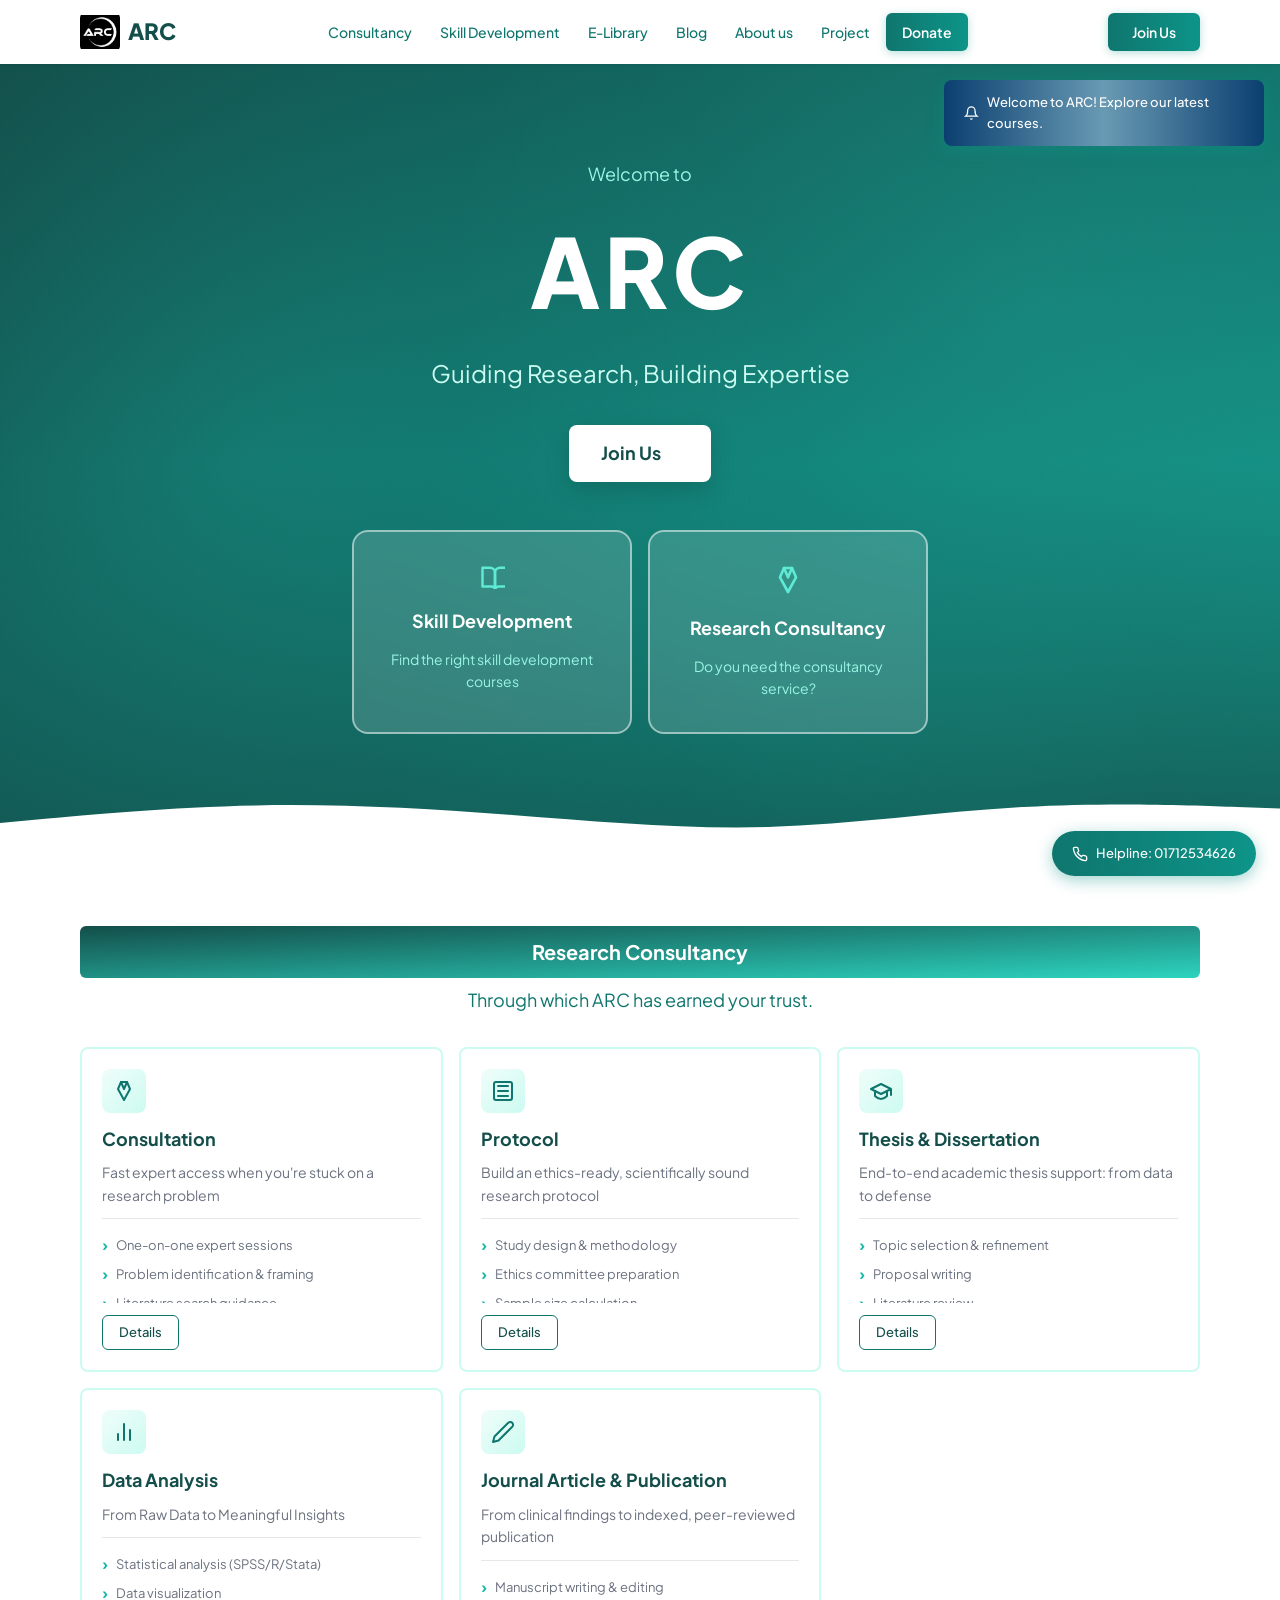
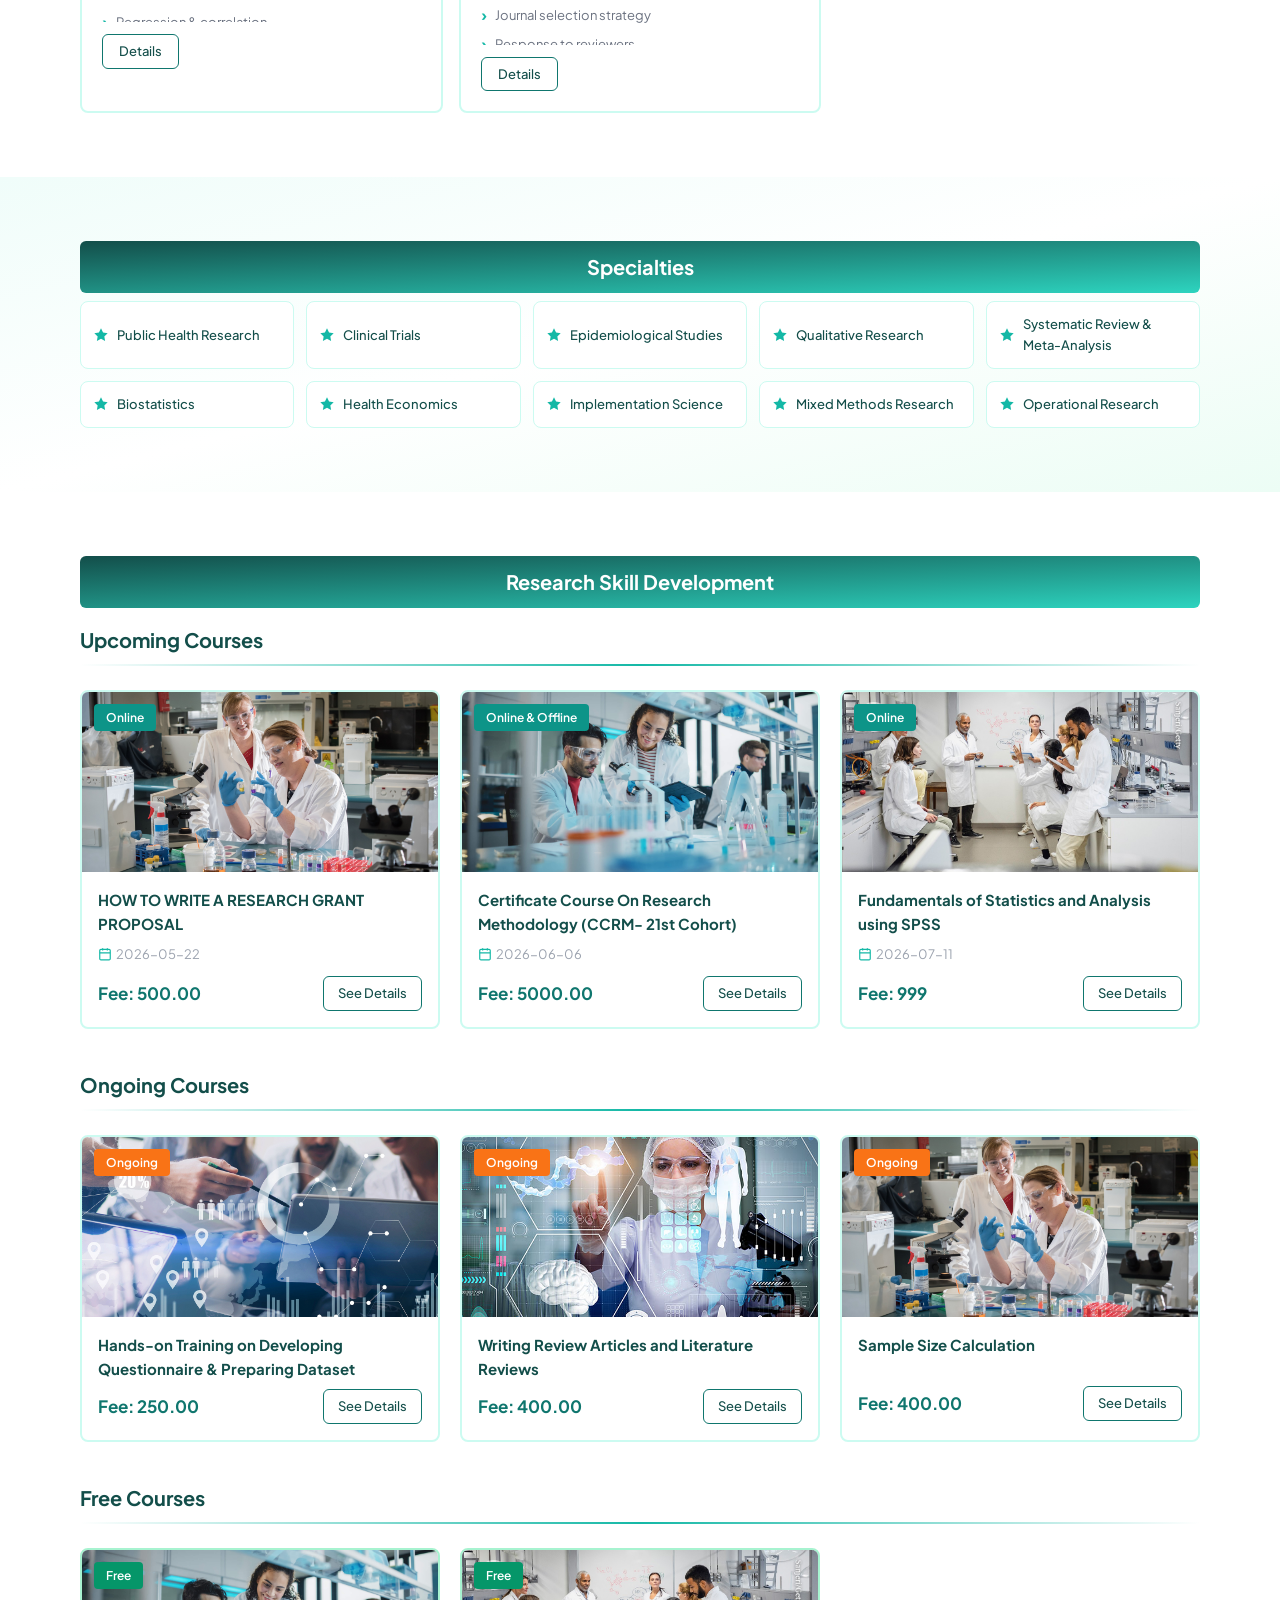
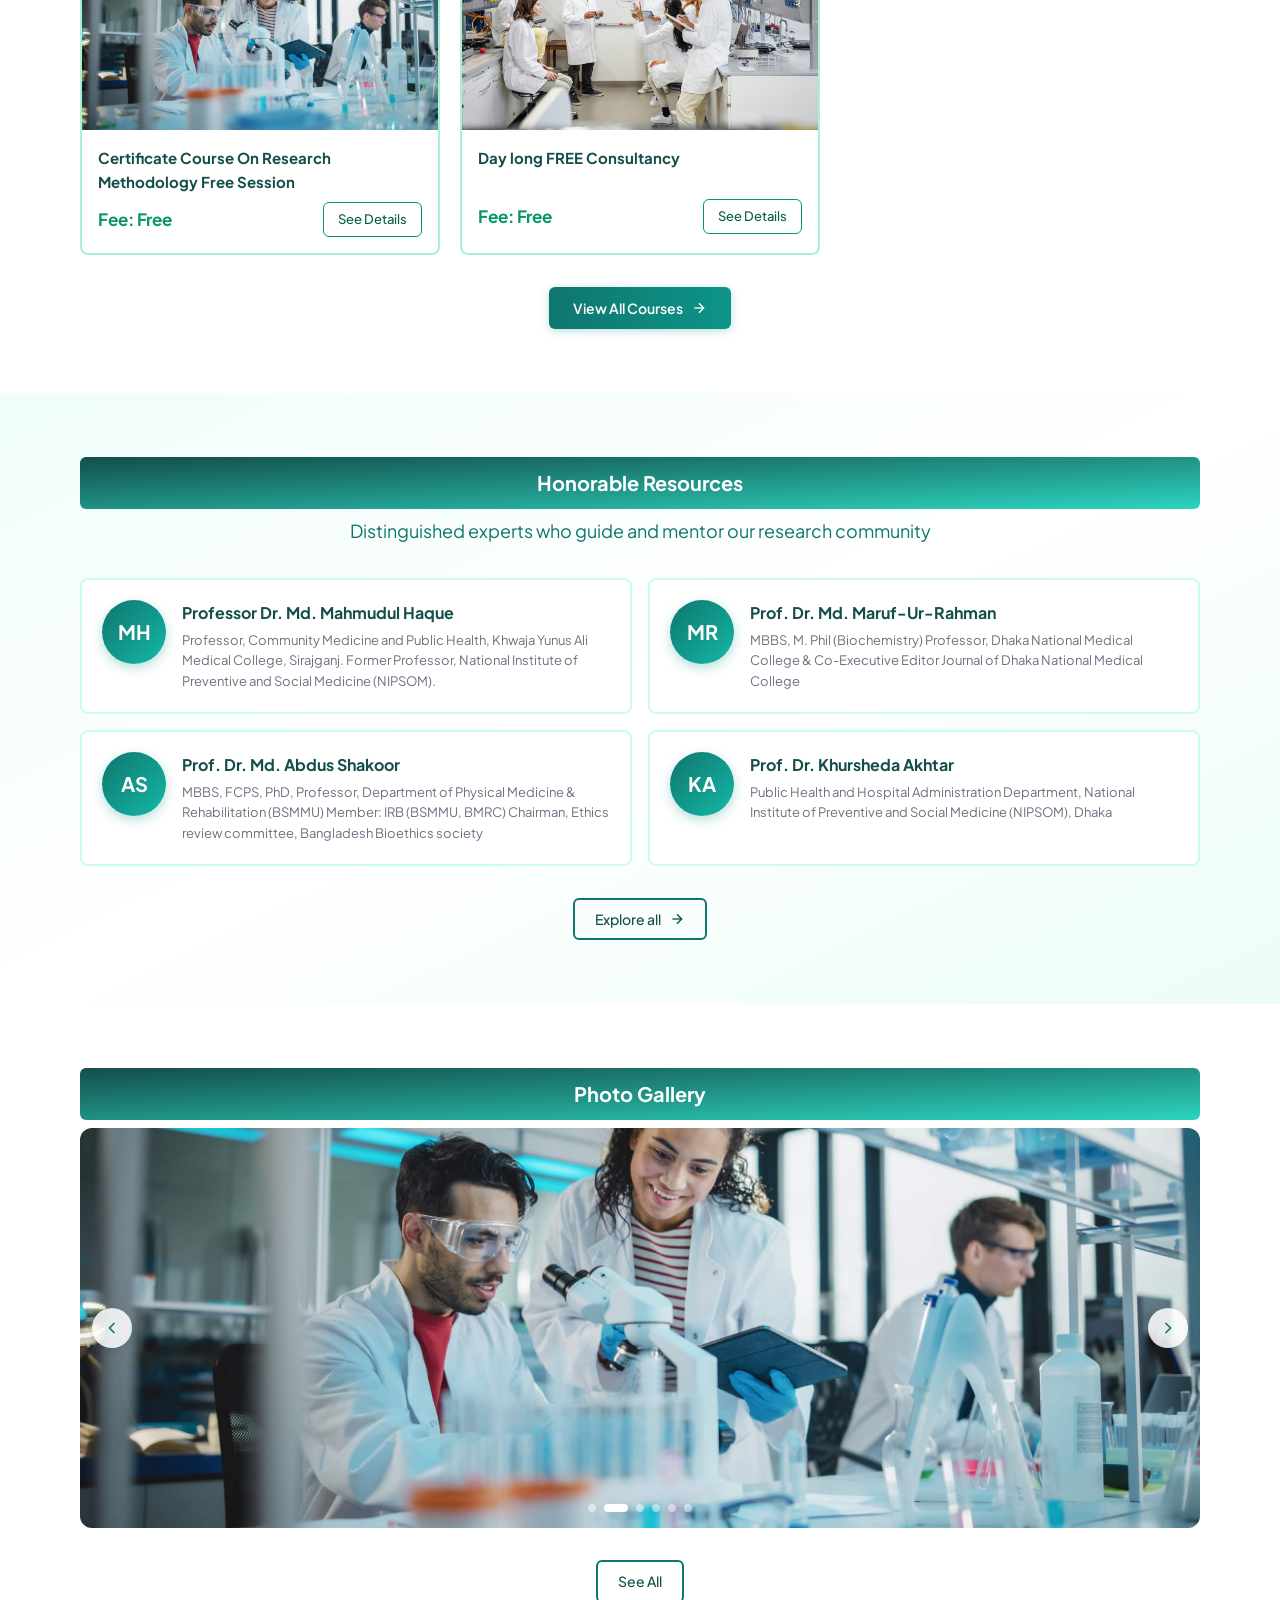
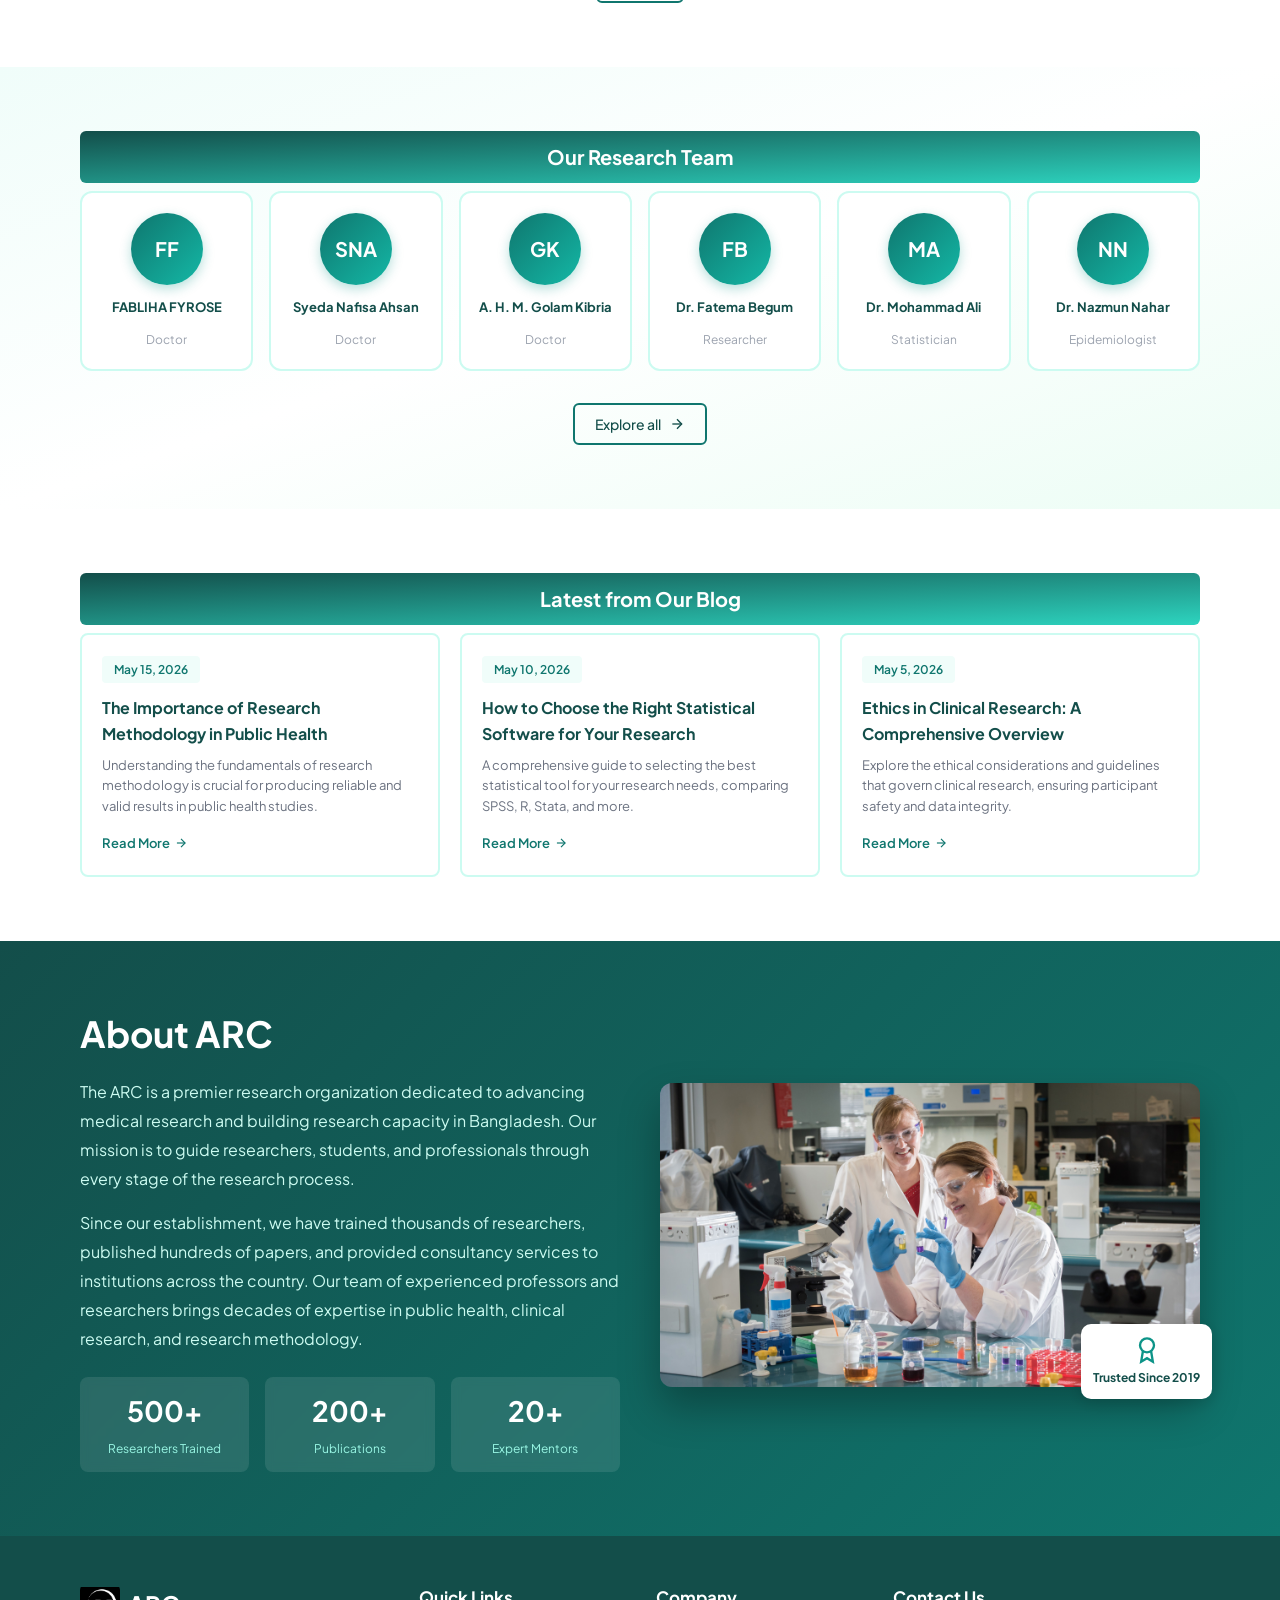
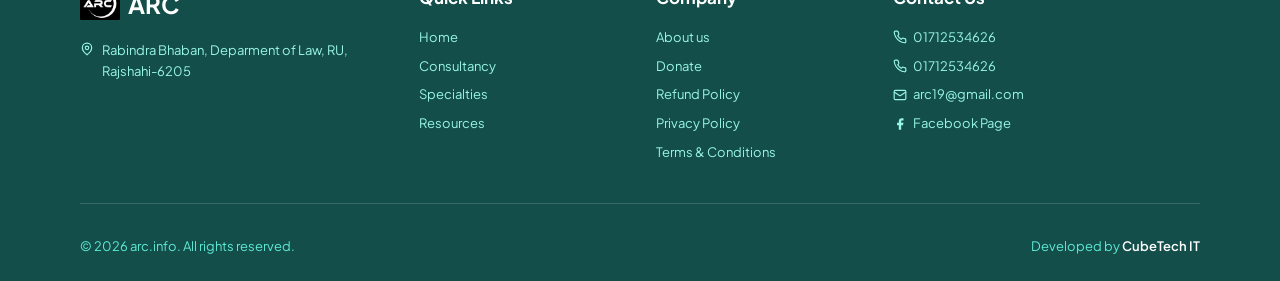
<file: index.html>
<!DOCTYPE html>
<html lang="en">
<head>
  <meta charset="UTF-8" />
  <meta name="viewport" content="width=device-width, initial-scale=1.0" />
  <title>ARC - Research Skill Development | Courses</title>
  <meta name="description" content="Explore our available online, offline, and hybrid research skill development courses. Guiding Research, Building Expertise." />
  <link rel="preconnect" href="https://fonts.googleapis.com" />
  <link rel="preconnect" href="https://fonts.gstatic.com" crossorigin />
  <link href="https://fonts.googleapis.com/css2?family=Plus+Jakarta+Sans:wght@300;400;500;600;700;800&display=swap" rel="stylesheet" />
  <link rel="stylesheet" href="style.css" />
</head>
<body>

  <!-- ═══════════════ HEADER ═══════════════ -->
  <header id="header">
    <div class="container header-inner">
      <a href="index.html" class="logo">
        <img src="logo.png" alt="ARC Logo" />
        <span>ARC</span>
      </a>
      <nav id="desktopNav">
        <a href="#consultancy">Consultancy</a>
        <a href="#courses">Skill Development</a>
        <a href="elibrary.html">E-Library</a>
        <a href="#blog">Blog</a>
        <a href="#about">About us</a>
        <a href="#team">Project</a>
        <a href="donate.html" class="nav-donate-link">Donate</a>
      </nav>
      <a href="step2.html" class="btn-join">Join Us</a>
      <button id="menuToggle" aria-label="Toggle menu">
        <span class="hamburger"></span>
      </button>
    </div>

    <!-- Mobile Nav -->
    <nav id="mobileNav">
      <a href="#consultancy">Consultancy</a>
      <a href="#courses">Skill Development</a>
      <a href="#resources">E-Library</a>
      <a href="#blog">Blog</a>
      <a href="#about">About us</a>
      <a href="#team">Project</a>
      <a href="donate.html" class="nav-donate-link">Donate</a>
      <a href="#" class="btn-join-mobile">Join Us</a>
    </nav>
  </header>

  <main>
    <!-- ═══════════════ HERO ═══════════════ -->
    <section id="hero">
      <div class="hero-overlay"></div>
      <div class="hero-bg-pattern"></div>
      <div class="container hero-content">
        <p class="hero-welcome">Welcome to</p>
        <h1 class="hero-title">ARC</h1>
        <p class="hero-subtitle">Guiding Research, Building Expertise</p>
        <a href="step2.html" class="btn-hero-join">
          Join Us
          <svg width="10" height="10" viewBox="0 0 10 10" fill="none" stroke="currentColor" stroke-width="2" stroke-linecap="round" stroke-linejoin="round"><path d="M5 12h14"/><path d="m12 5 7 7-7 7"/></svg>
        </a>
        <div class="hero-cards">
          <a href="#courses" class="hero-card">
            <div class="hero-card-icon">
              <svg width="25" height="25" viewBox="0 0 20 20" fill="none" stroke="currentColor" stroke-width="2" stroke-linecap="round" stroke-linejoin="round"><path d="M2 3h6a4 4 0 0 1 4 4v14a3 3 0 0 0-3-3H2z"/><path d="M22 3h-6a4 4 0 0 0-4 4v14a3 3 0 0 1 3-3h7z"/></svg>
            </div>
            <h4>Skill Development</h4>
            <p>Find the right skill development courses</p>
          </a>
          <a href="#consultancy" class="hero-card">
            <div class="hero-card-icon">
              <svg width="32" height="32" viewBox="0 0 24 24" fill="none" stroke="currentColor" stroke-width="2" stroke-linecap="round" stroke-linejoin="round"><path d="M9 3h6l3 7-6 11-6-11z"/><path d="M9 3l3 7m3-7-3 7"/></svg>
            </div>
            <h4>Research Consultancy</h4>
            <p>Do you need the consultancy service?</p>
          </a>
        </div>
      </div>
      <div class="hero-wave">
        <svg viewBox="0 0 1440 100" preserveAspectRatio="none">
          <path d="M0 50L48 45C96 40 192 30 288 28C384 26 480 32 576 40C672 48 768 58 864 55C960 52 1056 36 1152 30C1248 24 1344 28 1392 30L1440 32V100H0Z" fill="#ffffff"/>
        </svg>
      </div>
    </section>

    <!-- ═══════════════ RESEARCH CONSULTANCY ═══════════════ -->
    <section id="consultancy">
      <div class="container">
        <h2 class="section-title-bg">Research Consultancy</h2>
        <p class="section-subtitle">Through which ARC has earned your trust.</p>

        <div class="consultancy-grid">
          <!-- Consultation -->
          <a class="consultancy-card" data-service="0" href="step1.html?service=0">
            <div class="consultancy-icon">
              <svg width="24" height="24" viewBox="0 0 24 24" fill="none" stroke="currentColor" stroke-width="2" stroke-linecap="round" stroke-linejoin="round"><path d="M9 3h6l3 7-6 11-6-11z"/><path d="M9 3l3 7m3-7-3 7"/></svg>
            </div>
            <h4>Consultation</h4>
            <p>Fast expert access when you're stuck on a research problem</p>
            <hr />
            <ul class="feature-list collapsed">
              <li>One-on-one expert sessions</li>
              <li>Problem identification &amp; framing</li>
              <li>Literature search guidance</li>
            </ul>
            <span class="btn-details">Details</span>
          </a>

          <!-- Protocol -->
          <a class="consultancy-card" data-service="1" href="step1.html?service=1">
            <div class="consultancy-icon">
              <svg width="24" height="24" viewBox="0 0 24 24" fill="none" stroke="currentColor" stroke-width="2" stroke-linecap="round" stroke-linejoin="round"><rect width="18" height="18" x="3" y="3" rx="2"/><path d="M7 7h10"/><path d="M7 12h10"/><path d="M7 17h10"/></svg>
            </div>
            <h4>Protocol</h4>
            <p>Build an ethics-ready, scientifically sound research protocol</p>
            <hr />
            <ul class="feature-list collapsed">
              <li>Study design &amp; methodology</li>
              <li>Ethics committee preparation</li>
              <li>Sample size calculation</li>
              <li>Data collection plan</li>
              <li>Statistical analysis plan</li>
              <li>Timeline &amp; budgeting</li>
              <li>Regulatory compliance</li>
              <li>Informed consent drafting</li>
            </ul>
            <span class="btn-details">Details</span>
          </a>

          <!-- Thesis & Dissertation -->
          <a class="consultancy-card" data-service="2" href="step1.html?service=2">
            <div class="consultancy-icon">
              <svg width="24" height="24" viewBox="0 0 24 24" fill="none" stroke="currentColor" stroke-width="2" stroke-linecap="round" stroke-linejoin="round"><path d="M22 10v6M2 10l10-5 10 5-10 5z"/><path d="M6 12v5c3 3 6 3 6 3s3 0 6-3v-5"/></svg>
            </div>
            <h4>Thesis &amp; Dissertation</h4>
            <p>End-to-end academic thesis support: from data to defense</p>
            <hr />
            <ul class="feature-list collapsed">
              <li>Topic selection &amp; refinement</li>
              <li>Proposal writing</li>
              <li>Literature review</li>
              <li>Methodology design</li>
              <li>Data analysis &amp; interpretation</li>
              <li>Chapter-wise writing support</li>
              <li>Formatting &amp; citation</li>
              <li>Defense preparation</li>
              <li>Revision &amp; resubmission</li>
              <li>Plagiarism check &amp; correction</li>
              <li>Final submission guidance</li>
            </ul>
            <span class="btn-details">Details</span>
          </a>

          <!-- Data Analysis -->
          <a class="consultancy-card" data-service="3" href="step1.html?service=3">
            <div class="consultancy-icon">
              <svg width="24" height="24" viewBox="0 0 24 24" fill="none" stroke="currentColor" stroke-width="2" stroke-linecap="round" stroke-linejoin="round"><line x1="18" x2="18" y1="20" y2="10"/><line x1="12" x2="12" y1="20" y2="4"/><line x1="6" x2="6" y1="20" y2="14"/></svg>
            </div>
            <h4>Data Analysis</h4>
            <p>From Raw Data to Meaningful Insights</p>
            <hr />
            <ul class="feature-list collapsed">
              <li>Statistical analysis (SPSS/R/Stata)</li>
              <li>Data visualization</li>
              <li>Regression &amp; correlation</li>
              <li>Report-ready output</li>
            </ul>
            <span class="btn-details">Details</span>
          </a>

          <!-- Journal Article -->
          <a class="consultancy-card" data-service="4" href="step1.html?service=4">
            <div class="consultancy-icon">
              <svg width="24" height="24" viewBox="0 0 24 24" fill="none" stroke="currentColor" stroke-width="2" stroke-linecap="round" stroke-linejoin="round"><path d="M17 3a2.85 2.83 0 1 1 4 4L7.5 20.5 2 22l1.5-5.5Z"/></svg>
            </div>
            <h4>Journal Article &amp; Publication</h4>
            <p>From clinical findings to indexed, peer-reviewed publication</p>
            <hr />
            <ul class="feature-list collapsed">
              <li>Manuscript writing &amp; editing</li>
              <li>Journal selection strategy</li>
              <li>Response to reviewers</li>
              <li>Formatting per journal guidelines</li>
              <li>Reference management</li>
              <li>Abstract &amp; cover letter drafting</li>
              <li>Ethical compliance review</li>
              <li>Post-publication support</li>
              <li>Indexing assistance</li>
            </ul>
            <span class="btn-details">Details</span>
          </a>
        </div>
      </div>
    </section>

    <!-- ═══════════════ SPECIALTIES ═══════════════ -->
    <section id="specialties">
      <div class="container">
        <h2 class="section-title-bg">Specialties</h2>
        <div class="specialties-grid">
          <div class="specialty-tag">
            <svg width="16" height="16" viewBox="0 0 24 24" fill="currentColor"><polygon points="12 2 15.09 8.26 22 9.27 17 14.14 18.18 21.02 12 17.77 5.82 21.02 7 14.14 2 9.27 8.91 8.26 12 2"/></svg>
            Public Health Research
          </div>
          <div class="specialty-tag">
            <svg width="16" height="16" viewBox="0 0 24 24" fill="currentColor"><polygon points="12 2 15.09 8.26 22 9.27 17 14.14 18.18 21.02 12 17.77 5.82 21.02 7 14.14 2 9.27 8.91 8.26 12 2"/></svg>
            Clinical Trials
          </div>
          <div class="specialty-tag">
            <svg width="16" height="16" viewBox="0 0 24 24" fill="currentColor"><polygon points="12 2 15.09 8.26 22 9.27 17 14.14 18.18 21.02 12 17.77 5.82 21.02 7 14.14 2 9.27 8.91 8.26 12 2"/></svg>
            Epidemiological Studies
          </div>
          <div class="specialty-tag">
            <svg width="16" height="16" viewBox="0 0 24 24" fill="currentColor"><polygon points="12 2 15.09 8.26 22 9.27 17 14.14 18.18 21.02 12 17.77 5.82 21.02 7 14.14 2 9.27 8.91 8.26 12 2"/></svg>
            Qualitative Research
          </div>
          <div class="specialty-tag">
            <svg width="16" height="16" viewBox="0 0 24 24" fill="currentColor"><polygon points="12 2 15.09 8.26 22 9.27 17 14.14 18.18 21.02 12 17.77 5.82 21.02 7 14.14 2 9.27 8.91 8.26 12 2"/></svg>
            Systematic Review &amp; Meta-Analysis
          </div>
          <div class="specialty-tag">
            <svg width="16" height="16" viewBox="0 0 24 24" fill="currentColor"><polygon points="12 2 15.09 8.26 22 9.27 17 14.14 18.18 21.02 12 17.77 5.82 21.02 7 14.14 2 9.27 8.91 8.26 12 2"/></svg>
            Biostatistics
          </div>
          <div class="specialty-tag">
            <svg width="16" height="16" viewBox="0 0 24 24" fill="currentColor"><polygon points="12 2 15.09 8.26 22 9.27 17 14.14 18.18 21.02 12 17.77 5.82 21.02 7 14.14 2 9.27 8.91 8.26 12 2"/></svg>
            Health Economics
          </div>
          <div class="specialty-tag">
            <svg width="16" height="16" viewBox="0 0 24 24" fill="currentColor"><polygon points="12 2 15.09 8.26 22 9.27 17 14.14 18.18 21.02 12 17.77 5.82 21.02 7 14.14 2 9.27 8.91 8.26 12 2"/></svg>
            Implementation Science
          </div>
          <div class="specialty-tag">
            <svg width="16" height="16" viewBox="0 0 24 24" fill="currentColor"><polygon points="12 2 15.09 8.26 22 9.27 17 14.14 18.18 21.02 12 17.77 5.82 21.02 7 14.14 2 9.27 8.91 8.26 12 2"/></svg>
            Mixed Methods Research
          </div>
          <div class="specialty-tag">
            <svg width="16" height="16" viewBox="0 0 24 24" fill="currentColor"><polygon points="12 2 15.09 8.26 22 9.27 17 14.14 18.18 21.02 12 17.77 5.82 21.02 7 14.14 2 9.27 8.91 8.26 12 2"/></svg>
            Operational Research
          </div>
        </div>
      </div>
    </section>

    <!-- ═══════════════ COURSES ═══════════════ -->
    <section id="courses">
      <div class="container">
        <h2 class="section-title-bg">Research Skill Development</h2>

        <!-- Upcoming -->
        <h3 class="course-section-title">Upcoming Courses</h3>
        <hr class="section-divider" />
        <div class="courses-grid">
          <div class="course-card">
            <div class="course-image">
              <img src="arc5.jpg" alt="Course Thumbnail" />
              <span class="badge badge-teal">Online</span>
            </div>
            <div class="course-body">
              <h4>HOW TO WRITE A RESEARCH GRANT PROPOSAL</h4>
              <div class="course-meta">
                <span>
                  <svg width="14" height="14" viewBox="0 0 24 24" fill="none" stroke="currentColor" stroke-width="2"><rect width="18" height="18" x="3" y="4" rx="2"/><path d="M16 2v4M8 2v4M3 10h18"/></svg>
                  2026-05-22
                </span>
              </div>
              <div class="course-footer">
                <span class="course-fee">Fee: 500.00</span>
                <a href="course-detail.html?course=0" class="btn-see-details">See Details</a>
              </div>
            </div>
          </div>
          <div class="course-card">
            <div class="course-image">
              <img src="arc4.jpg" alt="Course Thumbnail" />
              <span class="badge badge-teal">Online &amp; Offline</span>
            </div>
            <div class="course-body">
              <h4>Certificate Course On Research Methodology (CCRM- 21st Cohort)</h4>
              <div class="course-meta">
                <span>
                  <svg width="14" height="14" viewBox="0 0 24 24" fill="none" stroke="currentColor" stroke-width="2"><rect width="18" height="18" x="3" y="4" rx="2"/><path d="M16 2v4M8 2v4M3 10h18"/></svg>
                  2026-06-06
                </span>
              </div>
              <div class="course-footer">
                <span class="course-fee">Fee: 5000.00</span>
                <a href="course-detail.html?course=1" class="btn-see-details">See Details</a>
              </div>
            </div>
          </div>
          <div class="course-card">
            <div class="course-image">
              <img src="arc3.jpg" alt="Course Thumbnail" />
              <span class="badge badge-teal">Online</span>
            </div>
            <div class="course-body">
              <h4>Fundamentals of Statistics and Analysis using SPSS</h4>
              <div class="course-meta">
                <span>
                  <svg width="14" height="14" viewBox="0 0 24 24" fill="none" stroke="currentColor" stroke-width="2"><rect width="18" height="18" x="3" y="4" rx="2"/><path d="M16 2v4M8 2v4M3 10h18"/></svg>
                  2026-07-11
                </span>
              </div>
              <div class="course-footer">
                <span class="course-fee">Fee: 999</span>
                <a href="course-detail.html?course=2" class="btn-see-details">See Details</a>
              </div>
            </div>
          </div>
        </div>

        <!-- Ongoing -->
        <h3 class="course-section-title">Ongoing Courses</h3>
        <hr class="section-divider" />
        <div class="courses-grid">
          <div class="course-card">
            <div class="course-image">
              <img src="arc2.jpg" alt="Course Thumbnail" />
              <span class="badge badge-orange">Ongoing</span>
            </div>
            <div class="course-body">
              <h4>Hands-on Training on Developing Questionnaire &amp; Preparing Dataset</h4>
              <div class="course-footer">
                <span class="course-fee">Fee: 250.00</span>
                <a href="course-detail.html?course=3" class="btn-see-details">See Details</a>
              </div>
            </div>
          </div>
          <div class="course-card">
            <div class="course-image">
              <img src="arc1.jpg" alt="Course Thumbnail" />
              <span class="badge badge-orange">Ongoing</span>
            </div>
            <div class="course-body">
              <h4>Writing Review Articles and Literature Reviews</h4>
              <div class="course-footer">
                <span class="course-fee">Fee: 400.00</span>
                <a href="course-detail.html?course=4" class="btn-see-details">See Details</a>
              </div>
            </div>
          </div>
          <div class="course-card">
            <div class="course-image">
              <img src="arc5.jpg" alt="Course Thumbnail" />
              <span class="badge badge-orange">Ongoing</span>
            </div>
            <div class="course-body">
              <h4>Sample Size Calculation</h4>
              <div class="course-footer">
                <span class="course-fee">Fee: 400.00</span>
                <a href="course-detail.html?course=5" class="btn-see-details">See Details</a>
              </div>
            </div>
          </div>
        </div>

        <!-- Free -->
        <h3 class="course-section-title">Free Courses</h3>
        <hr class="section-divider" />
        <div class="courses-grid courses-grid-2">
          <div class="course-card course-card-free">
            <div class="course-image">
              <img src="arc4.jpg" alt="Course Thumbnail" />
              <span class="badge badge-green">Free</span>
            </div>
            <div class="course-body">
              <h4>Certificate Course On Research Methodology Free Session</h4>
              <div class="course-footer">
                <span class="course-fee course-fee-free">Fee: Free</span>
                <a href="course-detail.html?course=6" class="btn-see-details btn-see-details-green">See Details</a>
              </div>
            </div>
          </div>
          <div class="course-card course-card-free">
            <div class="course-image">
              <img src="arc3.jpg" alt="Course Thumbnail" />
              <span class="badge badge-green">Free</span>
            </div>
            <div class="course-body">
              <h4>Day long FREE Consultancy</h4>
              <div class="course-footer">
                <span class="course-fee course-fee-free">Fee: Free</span>
                <a href="course-detail.html?course=7" class="btn-see-details btn-see-details-green">See Details</a>
              </div>
            </div>
          </div>
        </div>

        <div class="center-btn">
          <a href="#" class="btn-primary">
            View All Courses
            <svg width="16" height="16" viewBox="0 0 24 24" fill="none" stroke="currentColor" stroke-width="2"><path d="M5 12h14"/><path d="m12 5 7 7-7 7"/></svg>
          </a>
        </div>
      </div>
    </section>

    <!-- ═══════════════ HONORABLE RESOURCES ═══════════════ -->
    <section id="resources">
      <div class="container">
        <h2 class="section-title-bg">Honorable Resources</h2>
        <p class="section-subtitle">Distinguished experts who guide and mentor our research community</p>

        <div class="resources-grid">
          <div class="resource-card">
            <div class="resource-avatar">MH</div>
            <div class="resource-info">
              <h4>Professor Dr. Md. Mahmudul Haque</h4>
              <p>Professor, Community Medicine and Public Health, Khwaja Yunus Ali Medical College, Sirajganj. Former Professor, National Institute of Preventive and Social Medicine (NIPSOM).</p>
            </div>
          </div>
          <div class="resource-card">
            <div class="resource-avatar">MR</div>
            <div class="resource-info">
              <h4>Prof. Dr. Md. Maruf-Ur-Rahman</h4>
              <p>MBBS, M. Phil (Biochemistry) Professor, Dhaka National Medical College &amp; Co-Executive Editor Journal of Dhaka National Medical College</p>
            </div>
          </div>
          <div class="resource-card">
            <div class="resource-avatar">AS</div>
            <div class="resource-info">
              <h4>Prof. Dr. Md. Abdus Shakoor</h4>
              <p>MBBS, FCPS, PhD, Professor, Department of Physical Medicine &amp; Rehabilitation (BSMMU) Member: IRB (BSMMU, BMRC) Chairman, Ethics review committee, Bangladesh Bioethics society</p>
            </div>
          </div>
          <div class="resource-card">
            <div class="resource-avatar">KA</div>
            <div class="resource-info">
              <h4>Prof. Dr. Khursheda Akhtar</h4>
              <p>Public Health and Hospital Administration Department, National Institute of Preventive and Social Medicine (NIPSOM), Dhaka</p>
            </div>
          </div>
        </div>

        <div class="center-btn">
          <a href="#" class="btn-outline">
            Explore all
            <svg width="16" height="16" viewBox="0 0 24 24" fill="none" stroke="currentColor" stroke-width="2"><path d="M5 12h14"/><path d="m12 5 7 7-7 7"/></svg>
          </a>
        </div>
      </div>
    </section>

    <!-- ═══════════════ PHOTO GALLERY ═══════════════ -->
    <section id="gallery">
      <div class="container">
        <h2 class="section-title-bg">Photo Gallery</h2>

        <div class="gallery-carousel">
          <div class="gallery-track" id="galleryTrack">
            <div class="gallery-slide">
              <img src="arc5.jpg" alt="Gallery 1" />
            </div>
            <div class="gallery-slide">
              <img src="arc4.jpg" alt="Gallery 2" />
            </div>
            <div class="gallery-slide">
              <img src="arc3.jpg" alt="Gallery 3" />
            </div>
            <div class="gallery-slide">
              <img src="arc2.jpg" alt="Gallery 4" />
            </div>
            <div class="gallery-slide">
              <img src="arc1.jpg" alt="Gallery 5" />
            </div>
            <div class="gallery-slide">
              <img src="arc5.jpg" alt="Gallery 6" />
            </div>
          </div>
          <button class="gallery-prev" onclick="gallerySlide(-1)" aria-label="Previous slide">
            <svg width="20" height="20" viewBox="0 0 24 24" fill="none" stroke="currentColor" stroke-width="2"><path d="m15 18-6-6 6-6"/></svg>
          </button>
          <button class="gallery-next" onclick="gallerySlide(1)" aria-label="Next slide">
            <svg width="20" height="20" viewBox="0 0 24 24" fill="none" stroke="currentColor" stroke-width="2"><path d="m9 18 6-6-6-6"/></svg>
          </button>
          <div class="gallery-dots" id="galleryDots"></div>
        </div>

        <div class="center-btn">
          <a href="#" class="btn-outline">See All</a>
        </div>
      </div>
    </section>

    <!-- ═══════════════ RESEARCH TEAM ═══════════════ -->
    <section id="team">
      <div class="container">
        <h2 class="section-title-bg">Our Research Team</h2>

        <div class="team-grid">
          <a href="#" class="team-card">
            <div class="team-avatar">FF</div>
            <h4>FABLIHA FYROSE</h4>
            <p>Doctor</p>
          </a>
          <a href="#" class="team-card">
            <div class="team-avatar">SNA</div>
            <h4>Syeda Nafisa Ahsan</h4>
            <p>Doctor</p>
          </a>
          <a href="#" class="team-card">
            <div class="team-avatar">GK</div>
            <h4>A. H. M. Golam Kibria</h4>
            <p>Doctor</p>
          </a>
          <a href="#" class="team-card">
            <div class="team-avatar">FB</div>
            <h4>Dr. Fatema Begum</h4>
            <p>Researcher</p>
          </a>
          <a href="#" class="team-card">
            <div class="team-avatar">MA</div>
            <h4>Dr. Mohammad Ali</h4>
            <p>Statistician</p>
          </a>
          <a href="#" class="team-card">
            <div class="team-avatar">NN</div>
            <h4>Dr. Nazmun Nahar</h4>
            <p>Epidemiologist</p>
          </a>
        </div>

        <div class="center-btn">
          <a href="#" class="btn-outline">
            Explore all
            <svg width="16" height="16" viewBox="0 0 24 24" fill="none" stroke="currentColor" stroke-width="2"><path d="M5 12h14"/><path d="m12 5 7 7-7 7"/></svg>
          </a>
        </div>
      </div>
    </section>

    <!-- ═══════════════ BLOG ═══════════════ -->
    <section id="blog">
      <div class="container">
        <h2 class="section-title-bg">Latest from Our Blog</h2>

        <div class="blog-grid">
          <div class="blog-card">
            <span class="blog-date">May 15, 2026</span>
            <h4>The Importance of Research Methodology in Public Health</h4>
            <p>Understanding the fundamentals of research methodology is crucial for producing reliable and valid results in public health studies.</p>
            <a href="#" class="blog-link">
              Read More
              <svg width="14" height="14" viewBox="0 0 24 24" fill="none" stroke="currentColor" stroke-width="2"><path d="M5 12h14"/><path d="m12 5 7 7-7 7"/></svg>
            </a>
          </div>
          <div class="blog-card">
            <span class="blog-date">May 10, 2026</span>
            <h4>How to Choose the Right Statistical Software for Your Research</h4>
            <p>A comprehensive guide to selecting the best statistical tool for your research needs, comparing SPSS, R, Stata, and more.</p>
            <a href="#" class="blog-link">
              Read More
              <svg width="14" height="14" viewBox="0 0 24 24" fill="none" stroke="currentColor" stroke-width="2"><path d="M5 12h14"/><path d="m12 5 7 7-7 7"/></svg>
            </a>
          </div>
          <div class="blog-card">
            <span class="blog-date">May 5, 2026</span>
            <h4>Ethics in Clinical Research: A Comprehensive Overview</h4>
            <p>Explore the ethical considerations and guidelines that govern clinical research, ensuring participant safety and data integrity.</p>
            <a href="#" class="blog-link">
              Read More
              <svg width="14" height="14" viewBox="0 0 24 24" fill="none" stroke="currentColor" stroke-width="2"><path d="M5 12h14"/><path d="m12 5 7 7-7 7"/></svg>
            </a>
          </div>
        </div>
      </div>
    </section>

    <!-- ═══════════════ ABOUT ═══════════════ -->
    <section id="about">
      <div class="container about-inner">
        <div class="about-text">
          <h2>About ARC</h2>
          <p>The ARC is a premier research organization dedicated to advancing medical research and building research capacity in Bangladesh. Our mission is to guide researchers, students, and professionals through every stage of the research process.</p>
          <p>Since our establishment, we have trained thousands of researchers, published hundreds of papers, and provided consultancy services to institutions across the country. Our team of experienced professors and researchers brings decades of expertise in public health, clinical research, and research methodology.</p>
          <div class="about-stats">
            <div class="stat-item">
              <span class="stat-number">500+</span>
              <span class="stat-label">Researchers Trained</span>
            </div>
            <div class="stat-item">
              <span class="stat-number">200+</span>
              <span class="stat-label">Publications</span>
            </div>
            <div class="stat-item">
              <span class="stat-number">20+</span>
              <span class="stat-label">Expert Mentors</span>
            </div>
          </div>
        </div>
        <div class="about-image">
          <div class="about-img-wrapper">
            <img src="arc5.jpg" alt="ARC Research" />
            <div class="about-badge">
              <svg width="28" height="28" viewBox="0 0 24 24" fill="none" stroke="currentColor" stroke-width="2"><circle cx="12" cy="8" r="6"/><path d="M15.477 12.89 17 22l-5-3-5 3 1.523-9.11"/></svg>
              <span>Trusted Since 2019</span>
            </div>
          </div>
        </div>
      </div>
    </section>
  </main>

  <!-- ═══════════════ FOOTER ═══════════════ -->
  <footer>
    <div class="container footer-inner">
      <div class="footer-grid">
        <!-- Brand -->
        <div class="footer-brand">
          <div class="footer-logo">
            <img src="logo.png" alt="ARC" />
            <span>ARC</span>
          </div>
          <div class="footer-address">
            <svg width="14" height="14" viewBox="0 0 24 24" fill="none" stroke="currentColor" stroke-width="2"><path d="M20 10c0 6-8 12-8 12s-8-6-8-12a8 8 0 0 1 16 0Z"/><circle cx="12" cy="10" r="3"/></svg>
            <p>Rabindra Bhaban, Deparment of Law, RU, Rajshahi-6205</p>
          </div>
        </div>

        <!-- Quick Links -->
        <div class="footer-col">
          <h4>Quick Links</h4>
          <ul>
            <li><a href="index.html">Home</a></li>
            <li><a href="#consultancy">Consultancy</a></li>
            <li><a href="#specialties">Specialties</a></li>
            <li><a href="#resources">Resources</a></li>
          </ul>
        </div>

        <!-- Company -->
        <div class="footer-col">
          <h4>Company</h4>
          <ul>
            <li><a href="#about">About us</a></li>
            <li><a href="donate.html">Donate</a></li>
            <li><a href="#">Refund Policy</a></li>
            <li><a href="#">Privacy Policy</a></li>
            <li><a href="#">Terms &amp; Conditions</a></li>
          </ul>
        </div>

        <!-- Contact -->
        <div class="footer-col">
          <h4>Contact Us</h4>
          <ul class="contact-list">
            <li>
              <a href="tel:01712534626">
                <svg width="14" height="14" viewBox="0 0 24 24" fill="none" stroke="currentColor" stroke-width="2"><path d="M22 16.92v3a2 2 0 0 1-2.18 2 19.79 19.79 0 0 1-8.63-3.07 19.5 19.5 0 0 1-6-6 19.79 19.79 0 0 1-3.07-8.67A2 2 0 0 1 4.11 2h3a2 2 0 0 1 2 1.72 12.84 12.84 0 0 0 .7 2.81 2 2 0 0 1-.45 2.11L8.09 9.91a16 16 0 0 0 6 6l1.27-1.27a2 2 0 0 1 2.11-.45 12.84 12.84 0 0 0 2.81.7A2 2 0 0 1 22 16.92z"/></svg>
                01712534626
              </a>
            </li>
            <li>
              <a href="tel:01712534626">
                <svg width="14" height="14" viewBox="0 0 24 24" fill="none" stroke="currentColor" stroke-width="2"><path d="M22 16.92v3a2 2 0 0 1-2.18 2 19.79 19.79 0 0 1-8.63-3.07 19.5 19.5 0 0 1-6-6 19.79 19.79 0 0 1-3.07-8.67A2 2 0 0 1 4.11 2h3a2 2 0 0 1 2 1.72 12.84 12.84 0 0 0 .7 2.81 2 2 0 0 1-.45 2.11L8.09 9.91a16 16 0 0 0 6 6l1.27-1.27a2 2 0 0 1 2.11-.45 12.84 12.84 0 0 0 2.81.7A2 2 0 0 1 22 16.92z"/></svg>
                01712534626
              </a>
            </li>
            <li>
              <a href="mailto:arc19@gmail.com">
                <svg width="14" height="14" viewBox="0 0 24 24" fill="none" stroke="currentColor" stroke-width="2"><rect width="20" height="16" x="2" y="4" rx="2"/><path d="m22 7-8.97 5.7a1.94 1.94 0 0 1-2.06 0L2 7"/></svg>
                arc19@gmail.com
              </a>
            </li>
            <li>
              <a href="https://facebook.com" target="_blank">
                <svg width="14" height="14" viewBox="0 0 24 24" fill="currentColor"><path d="M18 2h-3a5 5 0 0 0-5 5v3H7v4h3v8h4v-8h3l1-4h-4V7a1 1 0 0 1 1-1h3z"/></svg>
                Facebook Page
              </a>
            </li>
          </ul>
        </div>
      </div>

      <hr class="footer-divider" />

      <div class="footer-bottom">
        <p>&copy; 2026 arc.info. All rights reserved.</p>
        <p>Developed by <a href="#">CubeTech IT</a></p>
      </div>
    </div>
  </footer>

  <!-- Floating Helpline -->
  <a href="tel:01712534626" class="helpline-btn">
    <svg width="16" height="16" viewBox="0 0 24 24" fill="none" stroke="currentColor" stroke-width="2"><path d="M22 16.92v3a2 2 0 0 1-2.18 2 19.79 19.79 0 0 1-8.63-3.07 19.5 19.5 0 0 1-6-6 19.79 19.79 0 0 1-3.07-8.67A2 2 0 0 1 4.11 2h3a2 2 0 0 1 2 1.72 12.84 12.84 0 0 0 .7 2.81 2 2 0 0 1-.45 2.11L8.09 9.91a16 16 0 0 0 6 6l1.27-1.27a2 2 0 0 1 2.11-.45 12.84 12.84 0 0 0 2.81.7A2 2 0 0 1 22 16.92z"/></svg>
    Helpline: 01712534626
  </a>



  <script src="script.js"></script>
</body>
</html>
</file>
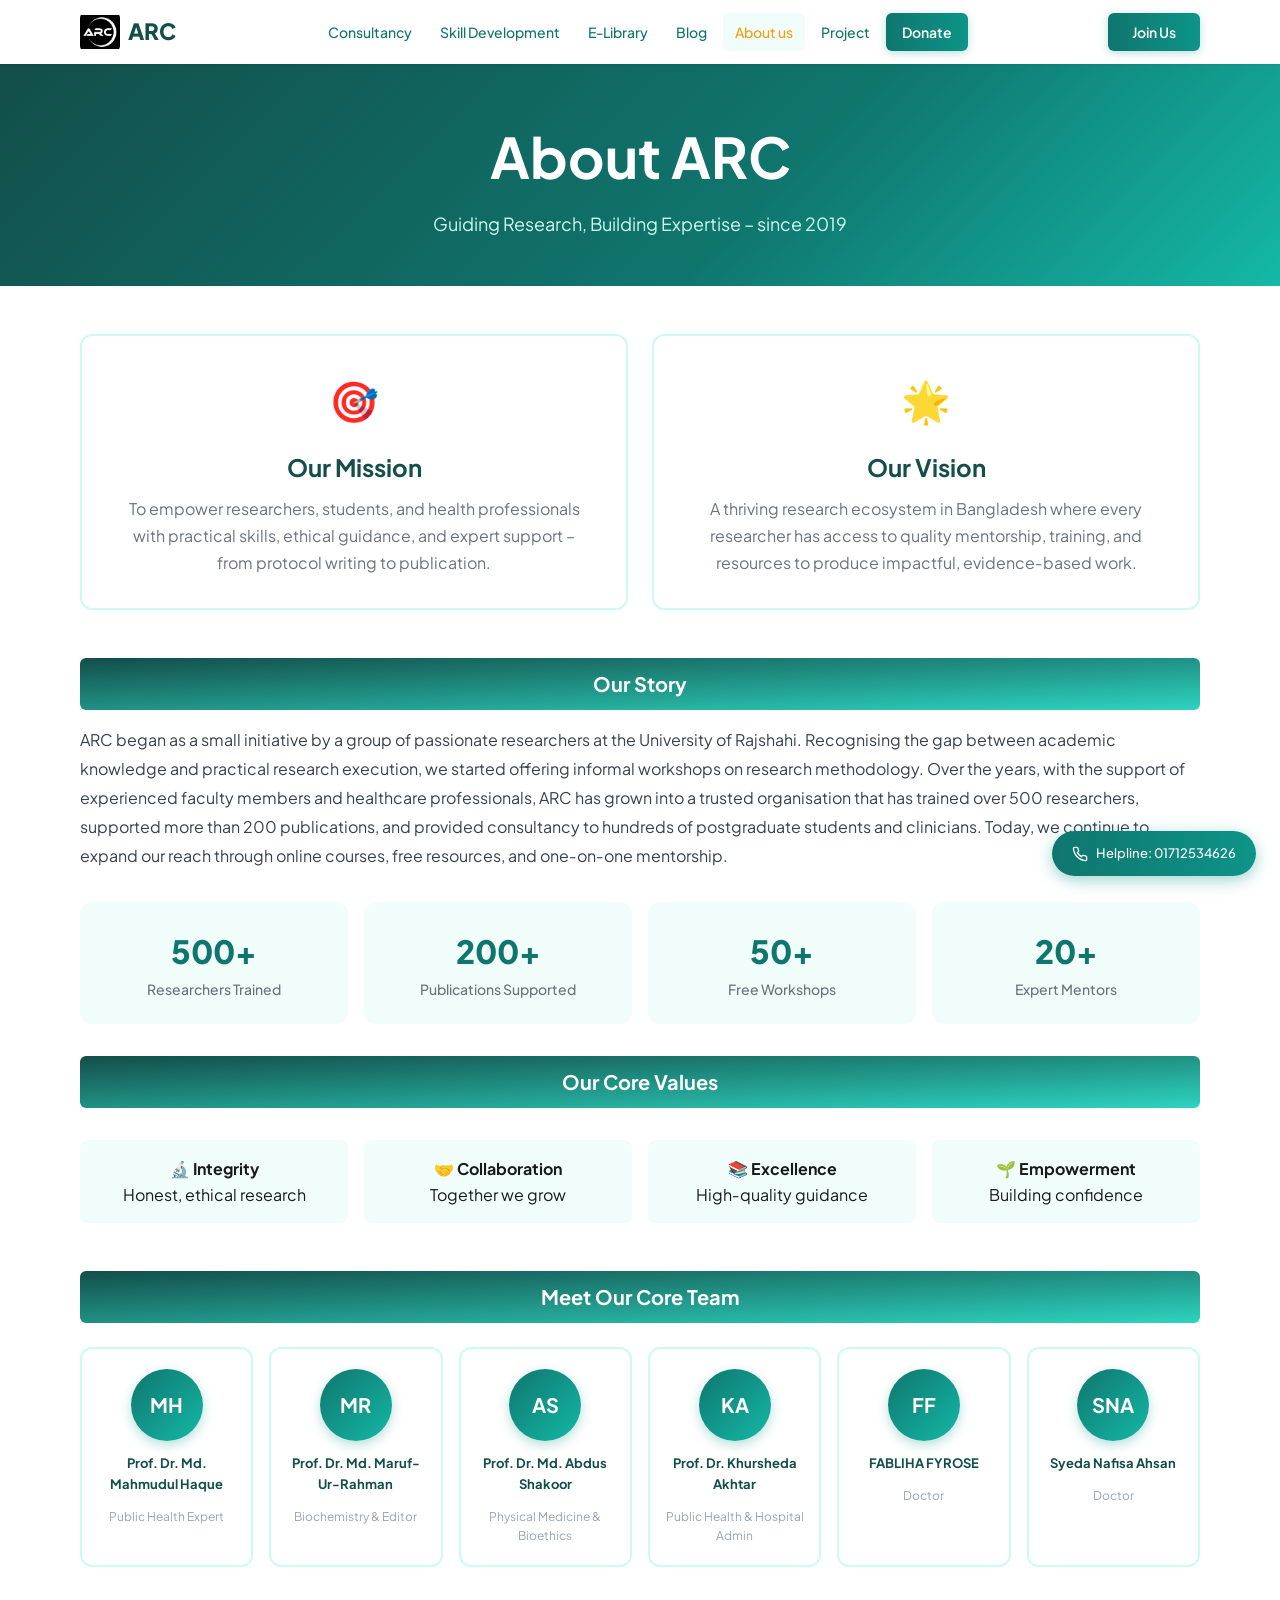
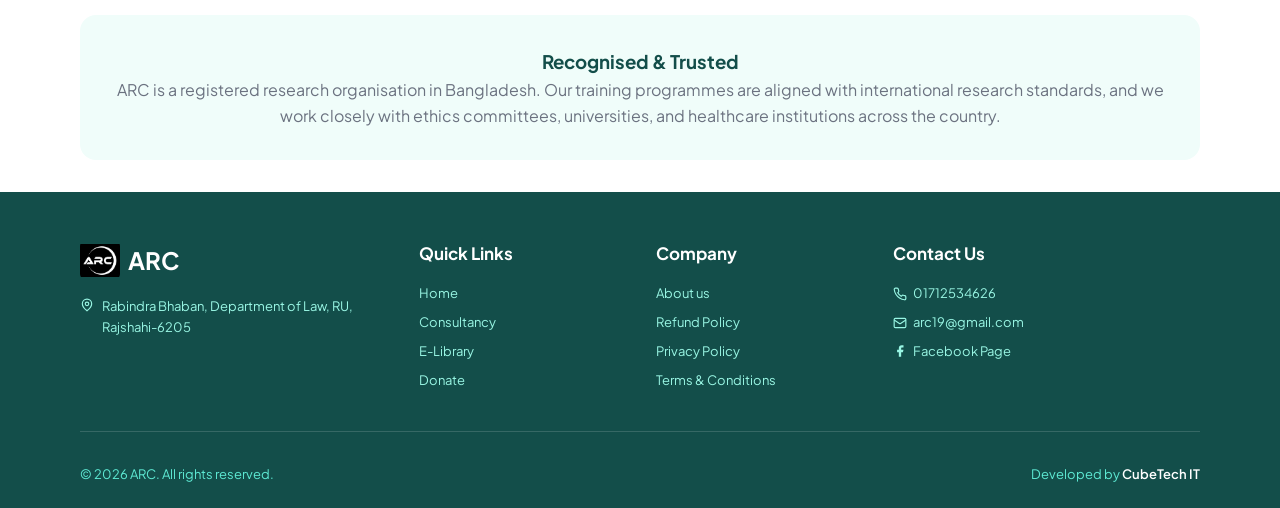
<file: about.html>
<!DOCTYPE html>
<html lang="en">
<head>
  <meta charset="UTF-8" />
  <meta name="viewport" content="width=device-width, initial-scale=1.0" />
  <title>About ARC – Mission, Team & History</title>
  <meta name="description" content="Learn about ARC’s mission to guide research and build expertise. Meet our team, see our achievements, and discover our values." />
  <link rel="preconnect" href="https://fonts.googleapis.com" />
  <link rel="preconnect" href="https://fonts.gstatic.com" crossorigin />
  <link href="https://fonts.googleapis.com/css2?family=Plus+Jakarta+Sans:wght@300;400;500;600;700;800&display=swap" rel="stylesheet" />
  <link rel="stylesheet" href="style.css" />
  <style>
    .about-hero {
      background: linear-gradient(135deg, #134e4a 0%, #0f766e 60%, #14b8a6 100%);
      padding: 3rem 1rem;
      text-align: center;
      color: white;
    }
    .about-hero h1 {
      font-size: 2.5rem;
      margin-bottom: 0.5rem;
      animation: fadeInUp 0.6s ease-out;
    }
    .about-hero p {
      font-size: 1.125rem;
      max-width: 700px;
      margin: 0 auto;
      color: #ccfbf1;
      animation: fadeInUp 0.6s ease-out 0.1s both;
    }
    .mission-vision {
      display: grid;
      grid-template-columns: 1fr;
      gap: 1.5rem;
      margin: 3rem 0;
    }
    .mv-card {
      background: white;
      border: 2px solid #ccfbf1;
      border-radius: 12px;
      padding: 2rem;
      text-align: center;
      transition: all 0.3s;
    }
    .mv-card:hover { border-color: #2dd4bf; transform: translateY(-4px); }
    .mv-icon { font-size: 2.5rem; margin-bottom: 1rem; }
    .mv-card h3 { font-size: 1.5rem; color: #134e4a; margin-bottom: 0.5rem; }
    .mv-card p { color: #6b7280; line-height: 1.7; }
    .about-stats-large {
      display: grid;
      grid-template-columns: repeat(2, 1fr);
      gap: 1rem;
      margin: 2rem 0;
    }
    .stat-card {
      background: #f0fdfa;
      border-radius: 12px;
      padding: 1.5rem;
      text-align: center;
    }
    .stat-number { font-size: 2rem; font-weight: 800; color: #0f766e; }
    .stat-label { font-size: 0.875rem; color: #6b7280; font-weight: 500; }
    .team-section { margin: 3rem 0; }
    @media (min-width: 768px) {
      .mission-vision { grid-template-columns: repeat(2, 1fr); }
      .about-stats-large { grid-template-columns: repeat(4, 1fr); }
      .about-hero h1 { font-size: 3.5rem; }
    }
  </style>
</head>
<body>

  <header id="header">
    <div class="container header-inner">
      <a href="index.html" class="logo"><img src="logo.png" alt="ARC Logo" /><span>ARC</span></a>
      <nav id="desktopNav">
        <a href="index.html#consultancy">Consultancy</a>
        <a href="index.html#courses">Skill Development</a>
        <a href="elibrary.html">E-Library</a>
        <a href="blog.html">Blog</a>
        <a href="about.html" class="active-nav">About us</a>
        <a href="project.html">Project</a>
        <a href="donate.html" class="nav-donate-link">Donate</a>
      </nav>
      <a href="step2.html" class="btn-join">Join Us</a>
      <button id="menuToggle" aria-label="Toggle menu"><span class="hamburger"></span></button>
    </div>
    <nav id="mobileNav">
      <a href="index.html#consultancy">Consultancy</a>
      <a href="index.html#courses">Skill Development</a>
      <a href="elibrary.html">E-Library</a>
      <a href="blog.html">Blog</a>
      <a href="about.html" class="active-nav">About us</a>
      <a href="project.html">Project</a>
      <a href="donate.html" class="nav-donate-link">Donate</a>
      <a href="step2.html" class="btn-join-mobile">Join Us</a>
    </nav>
  </header>

  <main>
    <section class="about-hero">
      <div class="container">
        <h1>About ARC</h1>
        <p>Guiding Research, Building Expertise – since 2019</p>
      </div>
    </section>

    <div class="container">
      <div class="mission-vision">
        <div class="mv-card fade-in"><div class="mv-icon">🎯</div><h3>Our Mission</h3><p>To empower researchers, students, and health professionals with practical skills, ethical guidance, and expert support – from protocol writing to publication.</p></div>
        <div class="mv-card fade-in"><div class="mv-icon">🌟</div><h3>Our Vision</h3><p>A thriving research ecosystem in Bangladesh where every researcher has access to quality mentorship, training, and resources to produce impactful, evidence‑based work.</p></div>
      </div>

      <div class="fade-in" style="margin: 2rem 0;">
        <h2 class="section-title-bg">Our Story</h2>
        <p style="margin-top: 1rem; color: #374151; line-height: 1.8;">ARC began as a small initiative by a group of passionate researchers at the University of Rajshahi. Recognising the gap between academic knowledge and practical research execution, we started offering informal workshops on research methodology. Over the years, with the support of experienced faculty members and healthcare professionals, ARC has grown into a trusted organisation that has trained over 500 researchers, supported more than 200 publications, and provided consultancy to hundreds of postgraduate students and clinicians. Today, we continue to expand our reach through online courses, free resources, and one‑on‑one mentorship.</p>
      </div>

      <div class="about-stats-large">
        <div class="stat-card fade-in"><div class="stat-number">500+</div><div class="stat-label">Researchers Trained</div></div>
        <div class="stat-card fade-in"><div class="stat-number">200+</div><div class="stat-label">Publications Supported</div></div>
        <div class="stat-card fade-in"><div class="stat-number">50+</div><div class="stat-label">Free Workshops</div></div>
        <div class="stat-card fade-in"><div class="stat-number">20+</div><div class="stat-label">Expert Mentors</div></div>
      </div>

      <h2 class="section-title-bg">Our Core Values</h2>
      <div style="display: grid; grid-template-columns: repeat(auto-fit, minmax(200px,1fr)); gap: 1rem; margin: 2rem 0;">
        <div class="fade-in" style="background:#f0fdfa; padding:1rem; border-radius:8px; text-align:center;"><strong>🔬 Integrity</strong><br>Honest, ethical research</div>
        <div class="fade-in" style="background:#f0fdfa; padding:1rem; border-radius:8px; text-align:center;"><strong>🤝 Collaboration</strong><br>Together we grow</div>
        <div class="fade-in" style="background:#f0fdfa; padding:1rem; border-radius:8px; text-align:center;"><strong>📚 Excellence</strong><br>High‑quality guidance</div>
        <div class="fade-in" style="background:#f0fdfa; padding:1rem; border-radius:8px; text-align:center;"><strong>🌱 Empowerment</strong><br>Building confidence</div>
      </div>

      <div class="team-section">
        <h2 class="section-title-bg">Meet Our Core Team</h2>
        <div class="team-grid" style="margin-top:1.5rem;">
          <div class="team-card fade-in"><div class="team-avatar">MH</div><h4>Prof. Dr. Md. Mahmudul Haque</h4><p>Public Health Expert</p></div>
          <div class="team-card fade-in"><div class="team-avatar">MR</div><h4>Prof. Dr. Md. Maruf-Ur-Rahman</h4><p>Biochemistry & Editor</p></div>
          <div class="team-card fade-in"><div class="team-avatar">AS</div><h4>Prof. Dr. Md. Abdus Shakoor</h4><p>Physical Medicine & Bioethics</p></div>
          <div class="team-card fade-in"><div class="team-avatar">KA</div><h4>Prof. Dr. Khursheda Akhtar</h4><p>Public Health & Hospital Admin</p></div>
          <div class="team-card fade-in"><div class="team-avatar">FF</div><h4>FABLIHA FYROSE</h4><p>Doctor</p></div>
          <div class="team-card fade-in"><div class="team-avatar">SNA</div><h4>Syeda Nafisa Ahsan</h4><p>Doctor</p></div>
        </div>
      </div>

      <div class="fade-in" style="background: #f0fdfa; border-radius: 16px; padding: 2rem; margin: 2rem 0; text-align: center;">
        <h3 style="color:#134e4a;">Recognised & Trusted</h3>
        <p style="color:#6b7280;">ARC is a registered research organisation in Bangladesh. Our training programmes are aligned with international research standards, and we work closely with ethics committees, universities, and healthcare institutions across the country.</p>
      </div>
    </div>
  </main>

  <footer>
    <div class="container footer-inner">
      <div class="footer-grid">
        <div class="footer-brand"><div class="footer-logo"><img src="logo.png" alt="ARC" /><span>ARC</span></div><div class="footer-address"><svg width="14" height="14" viewBox="0 0 24 24" fill="none" stroke="currentColor" stroke-width="2"><path d="M20 10c0 6-8 12-8 12s-8-6-8-12a8 8 0 0 1 16 0Z"/><circle cx="12" cy="10" r="3"/></svg><p>Rabindra Bhaban, Department of Law, RU, Rajshahi-6205</p></div></div>
        <div class="footer-col"><h4>Quick Links</h4><ul><li><a href="index.html">Home</a></li><li><a href="index.html#consultancy">Consultancy</a></li><li><a href="elibrary.html">E-Library</a></li><li><a href="donate.html">Donate</a></li></ul></div>
        <div class="footer-col"><h4>Company</h4><ul><li><a href="about.html">About us</a></li><li><a href="#">Refund Policy</a></li><li><a href="#">Privacy Policy</a></li><li><a href="#">Terms & Conditions</a></li></ul></div>
        <div class="footer-col"><h4>Contact Us</h4><ul class="contact-list"><li><a href="tel:01712534626"><svg width="14" height="14" viewBox="0 0 24 24" fill="none" stroke="currentColor" stroke-width="2"><path d="M22 16.92v3a2 2 0 0 1-2.18 2 19.79 19.79 0 0 1-8.63-3.07 19.5 19.5 0 0 1-6-6 19.79 19.79 0 0 1-3.07-8.67A2 2 0 0 1 4.11 2h3a2 2 0 0 1 2 1.72 12.84 12.84 0 0 0 .7 2.81 2 2 0 0 1-.45 2.11L8.09 9.91a16 16 0 0 0 6 6l1.27-1.27a2 2 0 0 1 2.11-.45 12.84 12.84 0 0 0 2.81.7A2 2 0 0 1 22 16.92z"/></svg> 01712534626</a></li><li><a href="mailto:arc19@gmail.com"><svg width="14" height="14" viewBox="0 0 24 24" fill="none" stroke="currentColor" stroke-width="2"><rect width="20" height="16" x="2" y="4" rx="2"/><path d="m22 7-8.97 5.7a1.94 1.94 0 0 1-2.06 0L2 7"/></svg> arc19@gmail.com</a></li><li><a href="#" target="_blank"><svg width="14" height="14" viewBox="0 0 24 24" fill="currentColor"><path d="M18 2h-3a5 5 0 0 0-5 5v3H7v4h3v8h4v-8h3l1-4h-4V7a1 1 0 0 1 1-1h3z"/></svg> Facebook Page</a></li></ul></div>
      </div>
      <hr class="footer-divider" />
      <div class="footer-bottom"><p>&copy; 2026 ARC. All rights reserved.</p><p>Developed by <a href="#">CubeTech IT</a></p></div>
    </div>
  </footer>

  <a href="tel:01712534626" class="helpline-btn"><svg width="16" height="16" viewBox="0 0 24 24" fill="none" stroke="currentColor" stroke-width="2"><path d="M22 16.92v3a2 2 0 0 1-2.18 2 19.79 19.79 0 0 1-8.63-3.07 19.5 19.5 0 0 1-6-6 19.79 19.79 0 0 1-3.07-8.67A2 2 0 0 1 4.11 2h3a2 2 0 0 1 2 1.72 12.84 12.84 0 0 0 .7 2.81 2 2 0 0 1-.45 2.11L8.09 9.91a16 16 0 0 0 6 6l1.27-1.27a2 2 0 0 1 2.11-.45 12.84 12.84 0 0 0 2.81.7A2 2 0 0 1 22 16.92z"/></svg> Helpline: 01712534626</a>

  <script src="script.js"></script>
  <script>
    document.addEventListener('DOMContentLoaded', function() {
      var fadeElements = document.querySelectorAll('.fade-in');
      if (fadeElements.length && window.IntersectionObserver) {
        var observer = new IntersectionObserver(function(entries) {
          entries.forEach(function(entry) {
            if (entry.isIntersecting) {
              entry.target.classList.add('visible');
              observer.unobserve(entry.target);
            }
          });
        }, { threshold: 0.1, rootMargin: '0px 0px -40px 0px' });
        fadeElements.forEach(function(el) { observer.observe(el); });
      } else {
        fadeElements.forEach(function(el) { el.classList.add('visible'); });
      }
    });
  </script>
</body>
</html>
</file>
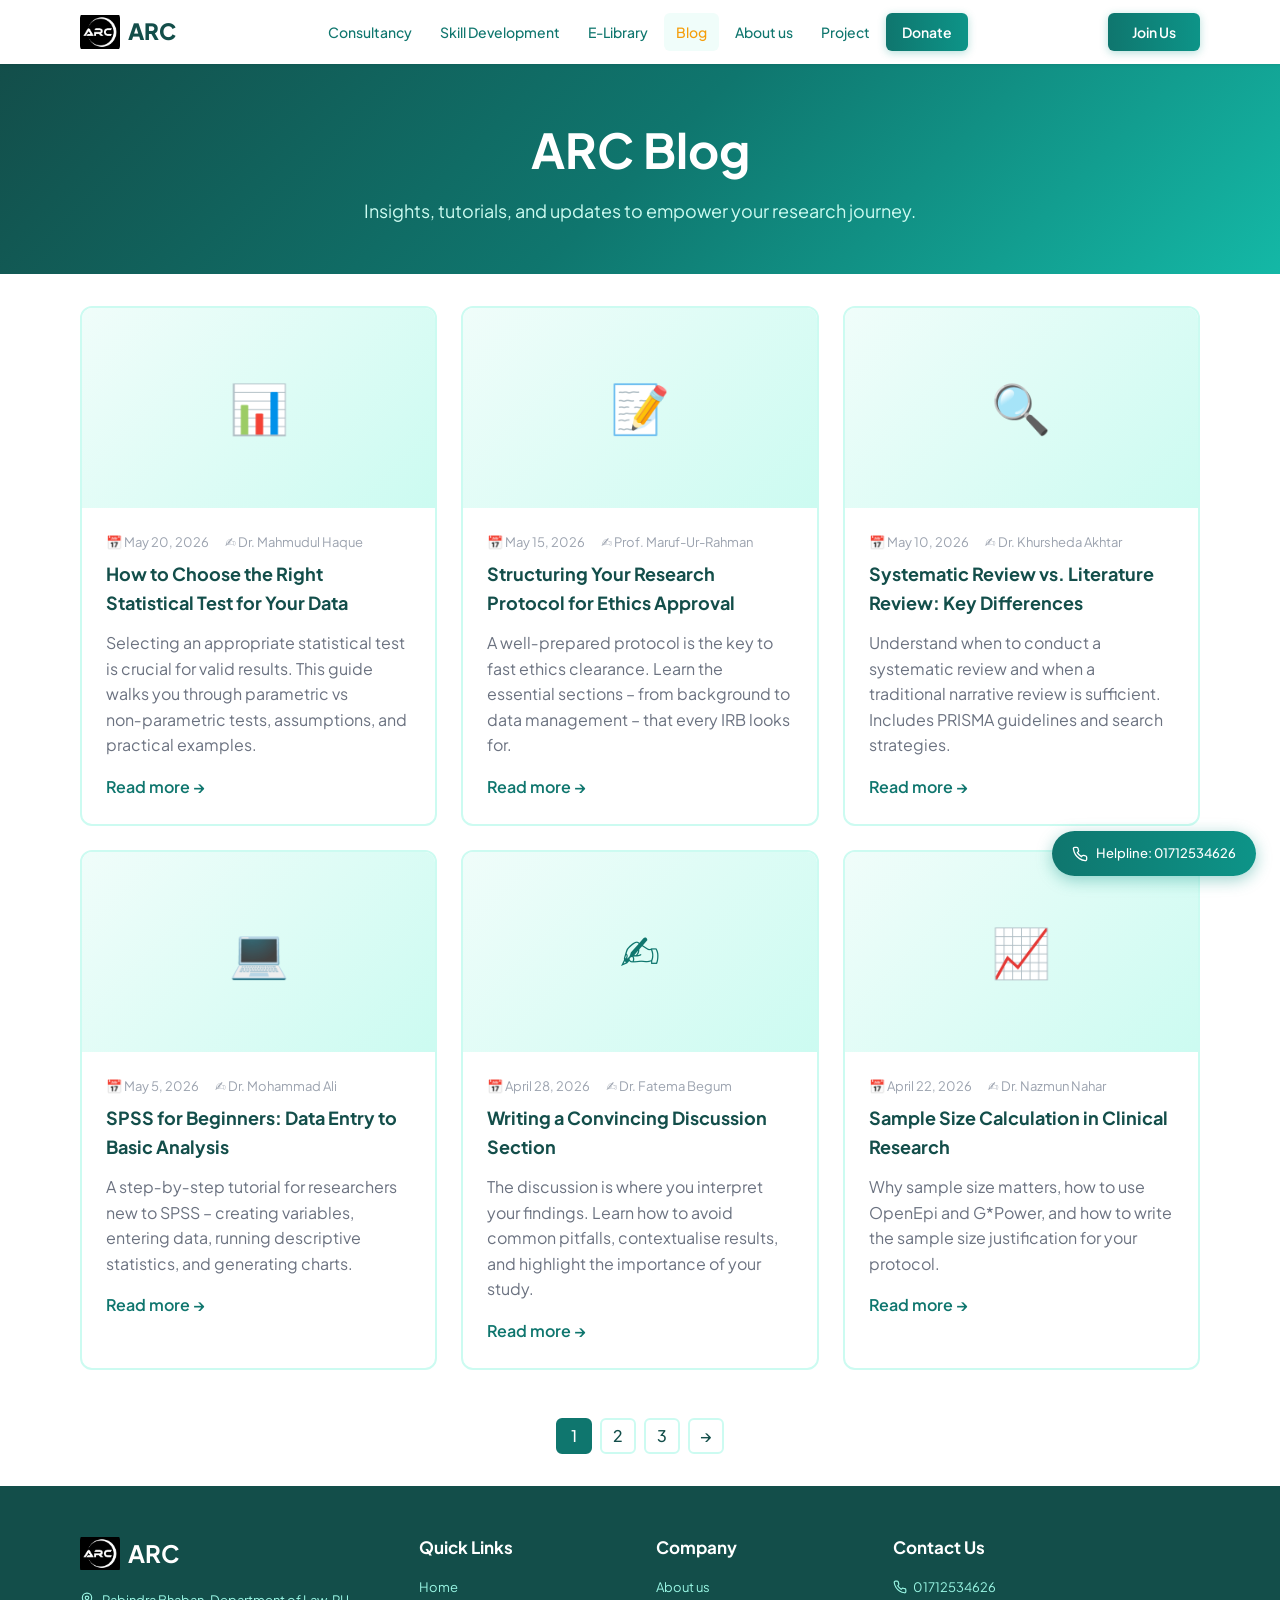
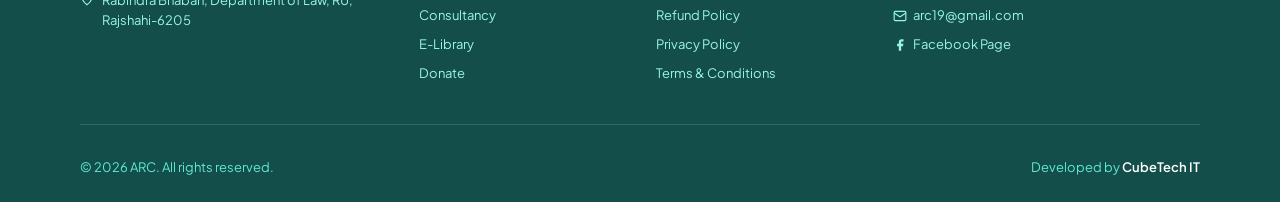
<file: blog.html>
<!DOCTYPE html>
<html lang="en">
<head>
  <meta charset="UTF-8" />
  <meta name="viewport" content="width=device-width, initial-scale=1.0" />
  <title>ARC Blog – Research Insights & Updates</title>
  <meta name="description" content="Read the latest articles, research tips, methodology guides, and news from ARC – Guiding Research, Building Expertise." />
  <link rel="preconnect" href="https://fonts.googleapis.com" />
  <link rel="preconnect" href="https://fonts.gstatic.com" crossorigin />
  <link href="https://fonts.googleapis.com/css2?family=Plus+Jakarta+Sans:wght@300;400;500;600;700;800&display=swap" rel="stylesheet" />
  <link rel="stylesheet" href="style.css" />
  <style>
    .blog-hero {
      background: linear-gradient(135deg, #134e4a 0%, #0f766e 50%, #14b8a6 100%);
      padding: 3rem 1rem;
      text-align: center;
      color: white;
    }
    .blog-hero h1 {
      font-size: 2.5rem;
      margin-bottom: 0.5rem;
      animation: fadeInUp 0.6s ease-out;
    }
    .blog-hero p {
      font-size: 1.125rem;
      max-width: 600px;
      margin: 0 auto;
      color: #ccfbf1;
      animation: fadeInUp 0.6s ease-out 0.1s both;
    }
    .blog-grid-full {
      display: grid;
      grid-template-columns: 1fr;
      gap: 1.5rem;
      margin: 2rem 0 3rem;
    }
    .blog-card-large {
      background: white;
      border: 2px solid #ccfbf1;
      border-radius: 12px;
      overflow: hidden;
      transition: all 0.3s;
      display: flex;
      flex-direction: column;
    }
    .blog-card-large:hover {
      border-color: #2dd4bf;
      box-shadow: 0 8px 20px rgba(13,148,136,0.12);
      transform: translateY(-4px);
    }
    .blog-card-img {
      height: 200px;
      background: linear-gradient(135deg, #f0fdfa, #ccfbf1);
      display: flex;
      align-items: center;
      justify-content: center;
      font-size: 3rem;
      color: #0f766e;
    }
    .blog-card-body {
      padding: 1.5rem;
    }
    .blog-meta {
      display: flex;
      gap: 1rem;
      font-size: 0.8125rem;
      color: #9ca3af;
      margin-bottom: 0.5rem;
    }
    .blog-card-body h3 {
      font-size: 1.125rem;
      font-weight: 700;
      color: #134e4a;
      margin-bottom: 0.75rem;
    }
    .blog-card-body p {
      color: #6b7280;
      line-height: 1.6;
      margin-bottom: 1rem;
    }
    .blog-read-more {
      display: inline-flex;
      align-items: center;
      gap: 0.25rem;
      font-weight: 600;
      color: #0f766e;
      transition: gap 0.2s;
    }
    .blog-read-more:hover {
      gap: 0.5rem;
      color: #14b8a6;
    }
    .pagination {
      display: flex;
      justify-content: center;
      gap: 0.5rem;
      margin: 2rem 0;
    }
    .pagination a {
      display: inline-flex;
      align-items: center;
      justify-content: center;
      min-width: 36px;
      height: 36px;
      padding: 0 0.5rem;
      border: 2px solid #ccfbf1;
      border-radius: 6px;
      color: #134e4a;
      font-weight: 500;
      transition: all 0.2s;
    }
    .pagination a.active,
    .pagination a:hover {
      background: #0f766e;
      border-color: #0f766e;
      color: white;
    }
    @media (min-width: 768px) {
      .blog-grid-full { grid-template-columns: repeat(2, 1fr); }
      .blog-hero h1 { font-size: 3rem; }
    }
    @media (min-width: 1024px) {
      .blog-grid-full { grid-template-columns: repeat(3, 1fr); }
    }
  </style>
</head>
<body>

  <header id="header">
    <div class="container header-inner">
      <a href="index.html" class="logo">
        <img src="logo.png" alt="ARC Logo" />
        <span>ARC</span>
      </a>
      <nav id="desktopNav">
        <a href="index.html#consultancy">Consultancy</a>
        <a href="index.html#courses">Skill Development</a>
        <a href="elibrary.html">E-Library</a>
        <a href="blog.html" class="active-nav">Blog</a>
        <a href="about.html">About us</a>
        <a href="project.html">Project</a>
        <a href="donate.html" class="nav-donate-link">Donate</a>
      </nav>
      <a href="step2.html" class="btn-join">Join Us</a>
      <button id="menuToggle" aria-label="Toggle menu">
        <span class="hamburger"></span>
      </button>
    </div>

    <nav id="mobileNav">
      <a href="index.html#consultancy">Consultancy</a>
      <a href="index.html#courses">Skill Development</a>
      <a href="elibrary.html">E-Library</a>
      <a href="blog.html" class="active-nav">Blog</a>
      <a href="about.html">About us</a>
      <a href="project.html">Project</a>
      <a href="donate.html" class="nav-donate-link">Donate</a>
      <a href="step2.html" class="btn-join-mobile">Join Us</a>
    </nav>
  </header>

  <main>
    <section class="blog-hero">
      <div class="container">
        <h1>ARC Blog</h1>
        <p>Insights, tutorials, and updates to empower your research journey.</p>
      </div>
    </section>

    <div class="container">
      <div class="blog-grid-full">
        <article class="blog-card-large fade-in">
          <div class="blog-card-img">📊</div>
          <div class="blog-card-body">
            <div class="blog-meta"><span>📅 May 20, 2026</span><span>✍️ Dr. Mahmudul Haque</span></div>
            <h3>How to Choose the Right Statistical Test for Your Data</h3>
            <p>Selecting an appropriate statistical test is crucial for valid results. This guide walks you through parametric vs non‑parametric tests, assumptions, and practical examples.</p>
            <a href="#" class="blog-read-more">Read more →</a>
          </div>
        </article>
        <article class="blog-card-large fade-in">
          <div class="blog-card-img">📝</div>
          <div class="blog-card-body">
            <div class="blog-meta"><span>📅 May 15, 2026</span><span>✍️ Prof. Maruf-Ur-Rahman</span></div>
            <h3>Structuring Your Research Protocol for Ethics Approval</h3>
            <p>A well‑prepared protocol is the key to fast ethics clearance. Learn the essential sections – from background to data management – that every IRB looks for.</p>
            <a href="#" class="blog-read-more">Read more →</a>
          </div>
        </article>
        <article class="blog-card-large fade-in">
          <div class="blog-card-img">🔍</div>
          <div class="blog-card-body">
            <div class="blog-meta"><span>📅 May 10, 2026</span><span>✍️ Dr. Khursheda Akhtar</span></div>
            <h3>Systematic Review vs. Literature Review: Key Differences</h3>
            <p>Understand when to conduct a systematic review and when a traditional narrative review is sufficient. Includes PRISMA guidelines and search strategies.</p>
            <a href="#" class="blog-read-more">Read more →</a>
          </div>
        </article>
        <article class="blog-card-large fade-in">
          <div class="blog-card-img">💻</div>
          <div class="blog-card-body">
            <div class="blog-meta"><span>📅 May 5, 2026</span><span>✍️ Dr. Mohammad Ali</span></div>
            <h3>SPSS for Beginners: Data Entry to Basic Analysis</h3>
            <p>A step‑by‑step tutorial for researchers new to SPSS – creating variables, entering data, running descriptive statistics, and generating charts.</p>
            <a href="#" class="blog-read-more">Read more →</a>
          </div>
        </article>
        <article class="blog-card-large fade-in">
          <div class="blog-card-img">✍️</div>
          <div class="blog-card-body">
            <div class="blog-meta"><span>📅 April 28, 2026</span><span>✍️ Dr. Fatema Begum</span></div>
            <h3>Writing a Convincing Discussion Section</h3>
            <p>The discussion is where you interpret your findings. Learn how to avoid common pitfalls, contextualise results, and highlight the importance of your study.</p>
            <a href="#" class="blog-read-more">Read more →</a>
          </div>
        </article>
        <article class="blog-card-large fade-in">
          <div class="blog-card-img">📈</div>
          <div class="blog-card-body">
            <div class="blog-meta"><span>📅 April 22, 2026</span><span>✍️ Dr. Nazmun Nahar</span></div>
            <h3>Sample Size Calculation in Clinical Research</h3>
            <p>Why sample size matters, how to use OpenEpi and G*Power, and how to write the sample size justification for your protocol.</p>
            <a href="#" class="blog-read-more">Read more →</a>
          </div>
        </article>
      </div>
      <div class="pagination">
        <a href="#" class="active">1</a>
        <a href="#">2</a>
        <a href="#">3</a>
        <a href="#">→</a>
      </div>
    </div>
  </main>

  <footer>
    <div class="container footer-inner">
      <div class="footer-grid">
        <div class="footer-brand"><div class="footer-logo"><img src="logo.png" alt="ARC" /><span>ARC</span></div><div class="footer-address"><svg width="14" height="14" viewBox="0 0 24 24" fill="none" stroke="currentColor" stroke-width="2"><path d="M20 10c0 6-8 12-8 12s-8-6-8-12a8 8 0 0 1 16 0Z"/><circle cx="12" cy="10" r="3"/></svg><p>Rabindra Bhaban, Department of Law, RU, Rajshahi-6205</p></div></div>
        <div class="footer-col"><h4>Quick Links</h4><ul><li><a href="index.html">Home</a></li><li><a href="index.html#consultancy">Consultancy</a></li><li><a href="elibrary.html">E-Library</a></li><li><a href="donate.html">Donate</a></li></ul></div>
        <div class="footer-col"><h4>Company</h4><ul><li><a href="about.html">About us</a></li><li><a href="#">Refund Policy</a></li><li><a href="#">Privacy Policy</a></li><li><a href="#">Terms & Conditions</a></li></ul></div>
        <div class="footer-col"><h4>Contact Us</h4><ul class="contact-list"><li><a href="tel:01712534626"><svg width="14" height="14" viewBox="0 0 24 24" fill="none" stroke="currentColor" stroke-width="2"><path d="M22 16.92v3a2 2 0 0 1-2.18 2 19.79 19.79 0 0 1-8.63-3.07 19.5 19.5 0 0 1-6-6 19.79 19.79 0 0 1-3.07-8.67A2 2 0 0 1 4.11 2h3a2 2 0 0 1 2 1.72 12.84 12.84 0 0 0 .7 2.81 2 2 0 0 1-.45 2.11L8.09 9.91a16 16 0 0 0 6 6l1.27-1.27a2 2 0 0 1 2.11-.45 12.84 12.84 0 0 0 2.81.7A2 2 0 0 1 22 16.92z"/></svg> 01712534626</a></li><li><a href="mailto:arc19@gmail.com"><svg width="14" height="14" viewBox="0 0 24 24" fill="none" stroke="currentColor" stroke-width="2"><rect width="20" height="16" x="2" y="4" rx="2"/><path d="m22 7-8.97 5.7a1.94 1.94 0 0 1-2.06 0L2 7"/></svg> arc19@gmail.com</a></li><li><a href="#" target="_blank"><svg width="14" height="14" viewBox="0 0 24 24" fill="currentColor"><path d="M18 2h-3a5 5 0 0 0-5 5v3H7v4h3v8h4v-8h3l1-4h-4V7a1 1 0 0 1 1-1h3z"/></svg> Facebook Page</a></li></ul></div>
      </div>
      <hr class="footer-divider" />
      <div class="footer-bottom"><p>&copy; 2026 ARC. All rights reserved.</p><p>Developed by <a href="#">CubeTech IT</a></p></div>
    </div>
  </footer>

  <a href="tel:01712534626" class="helpline-btn"><svg width="16" height="16" viewBox="0 0 24 24" fill="none" stroke="currentColor" stroke-width="2"><path d="M22 16.92v3a2 2 0 0 1-2.18 2 19.79 19.79 0 0 1-8.63-3.07 19.5 19.5 0 0 1-6-6 19.79 19.79 0 0 1-3.07-8.67A2 2 0 0 1 4.11 2h3a2 2 0 0 1 2 1.72 12.84 12.84 0 0 0 .7 2.81 2 2 0 0 1-.45 2.11L8.09 9.91a16 16 0 0 0 6 6l1.27-1.27a2 2 0 0 1 2.11-.45 12.84 12.84 0 0 0 2.81.7A2 2 0 0 1 22 16.92z"/></svg> Helpline: 01712534626</a>

  <script src="script.js"></script>
  <!-- অতিরিক্ত স্ক্রিপ্ট: সব .fade-in এলিমেন্টের জন্য Observer চালু করে -->
  <script>
    document.addEventListener('DOMContentLoaded', function() {
      var fadeElements = document.querySelectorAll('.fade-in');
      if (fadeElements.length && window.IntersectionObserver) {
        var observer = new IntersectionObserver(function(entries) {
          entries.forEach(function(entry) {
            if (entry.isIntersecting) {
              entry.target.classList.add('visible');
              observer.unobserve(entry.target);
            }
          });
        }, { threshold: 0.1, rootMargin: '0px 0px -40px 0px' });
        fadeElements.forEach(function(el) {
          observer.observe(el);
        });
      } else {
        // fallback: immediately show all
        fadeElements.forEach(function(el) { el.classList.add('visible'); });
      }
    });
  </script>
</body>
</html>
</file>
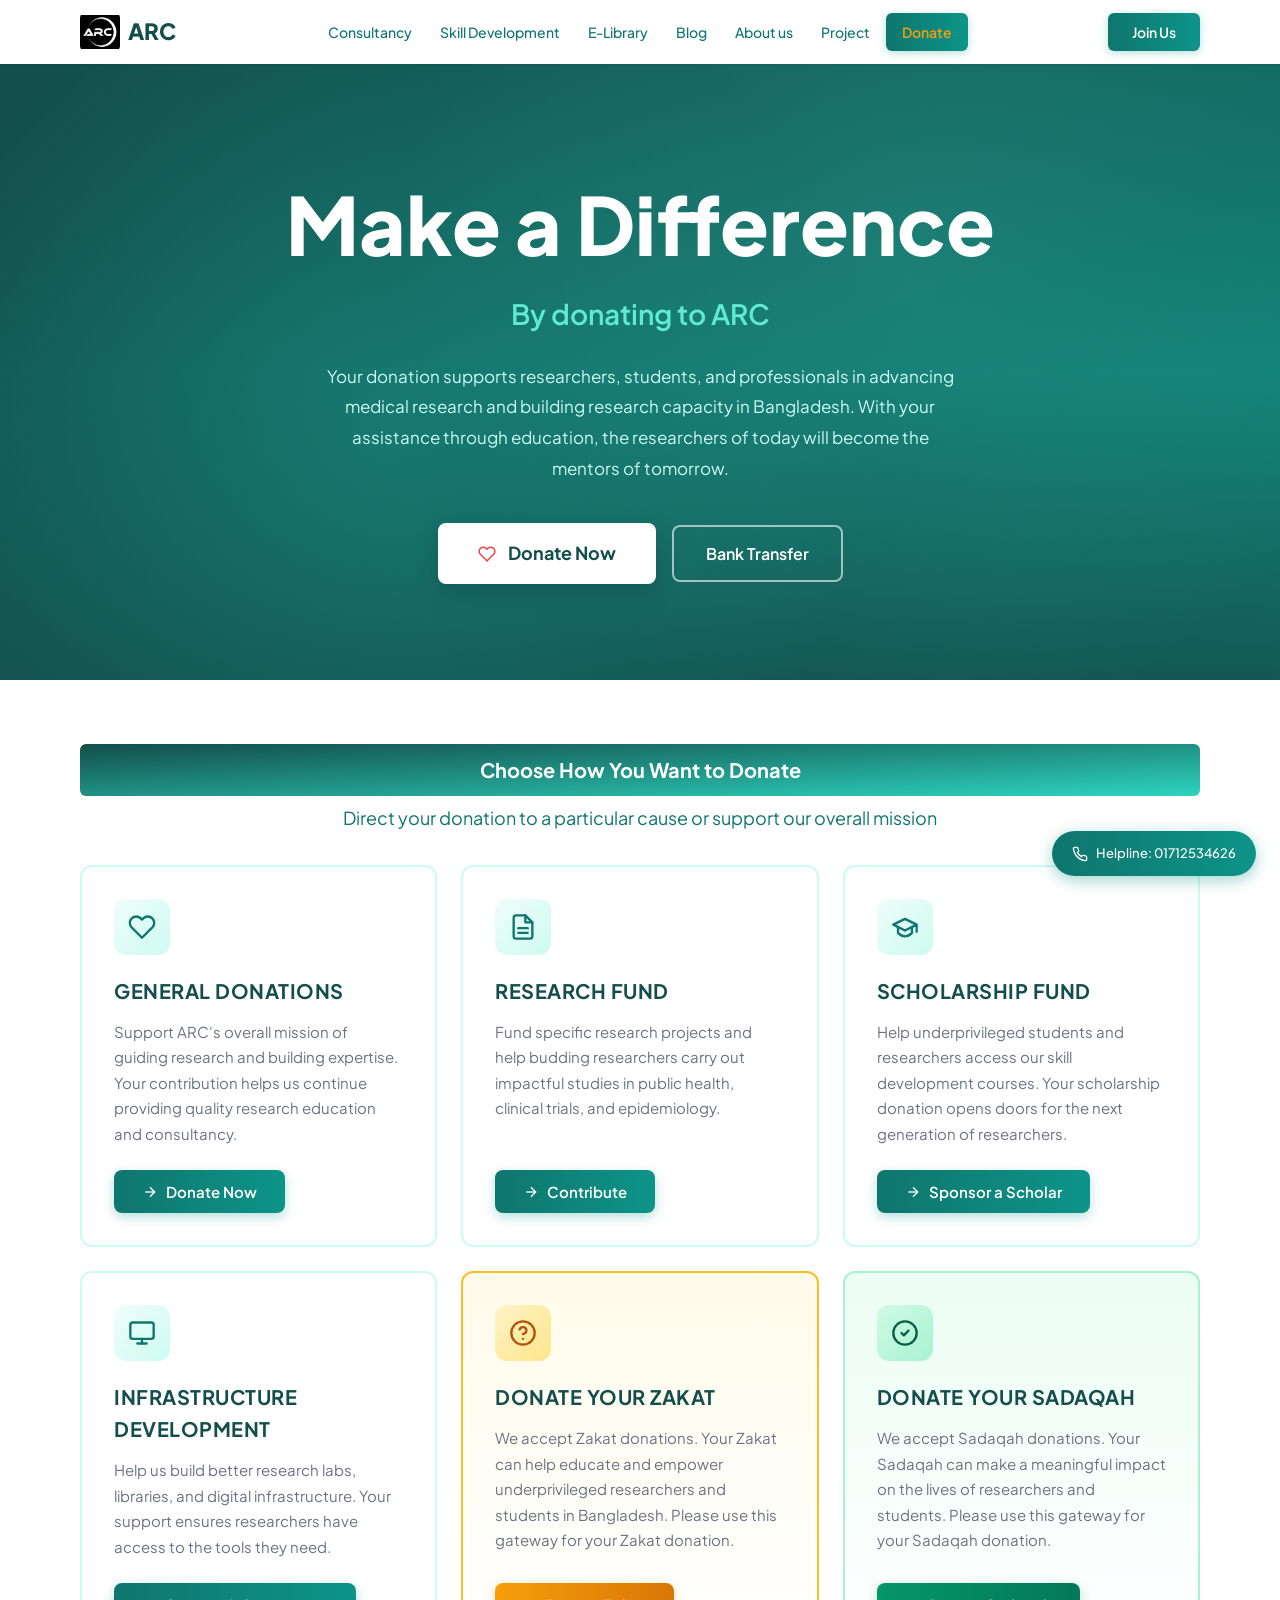
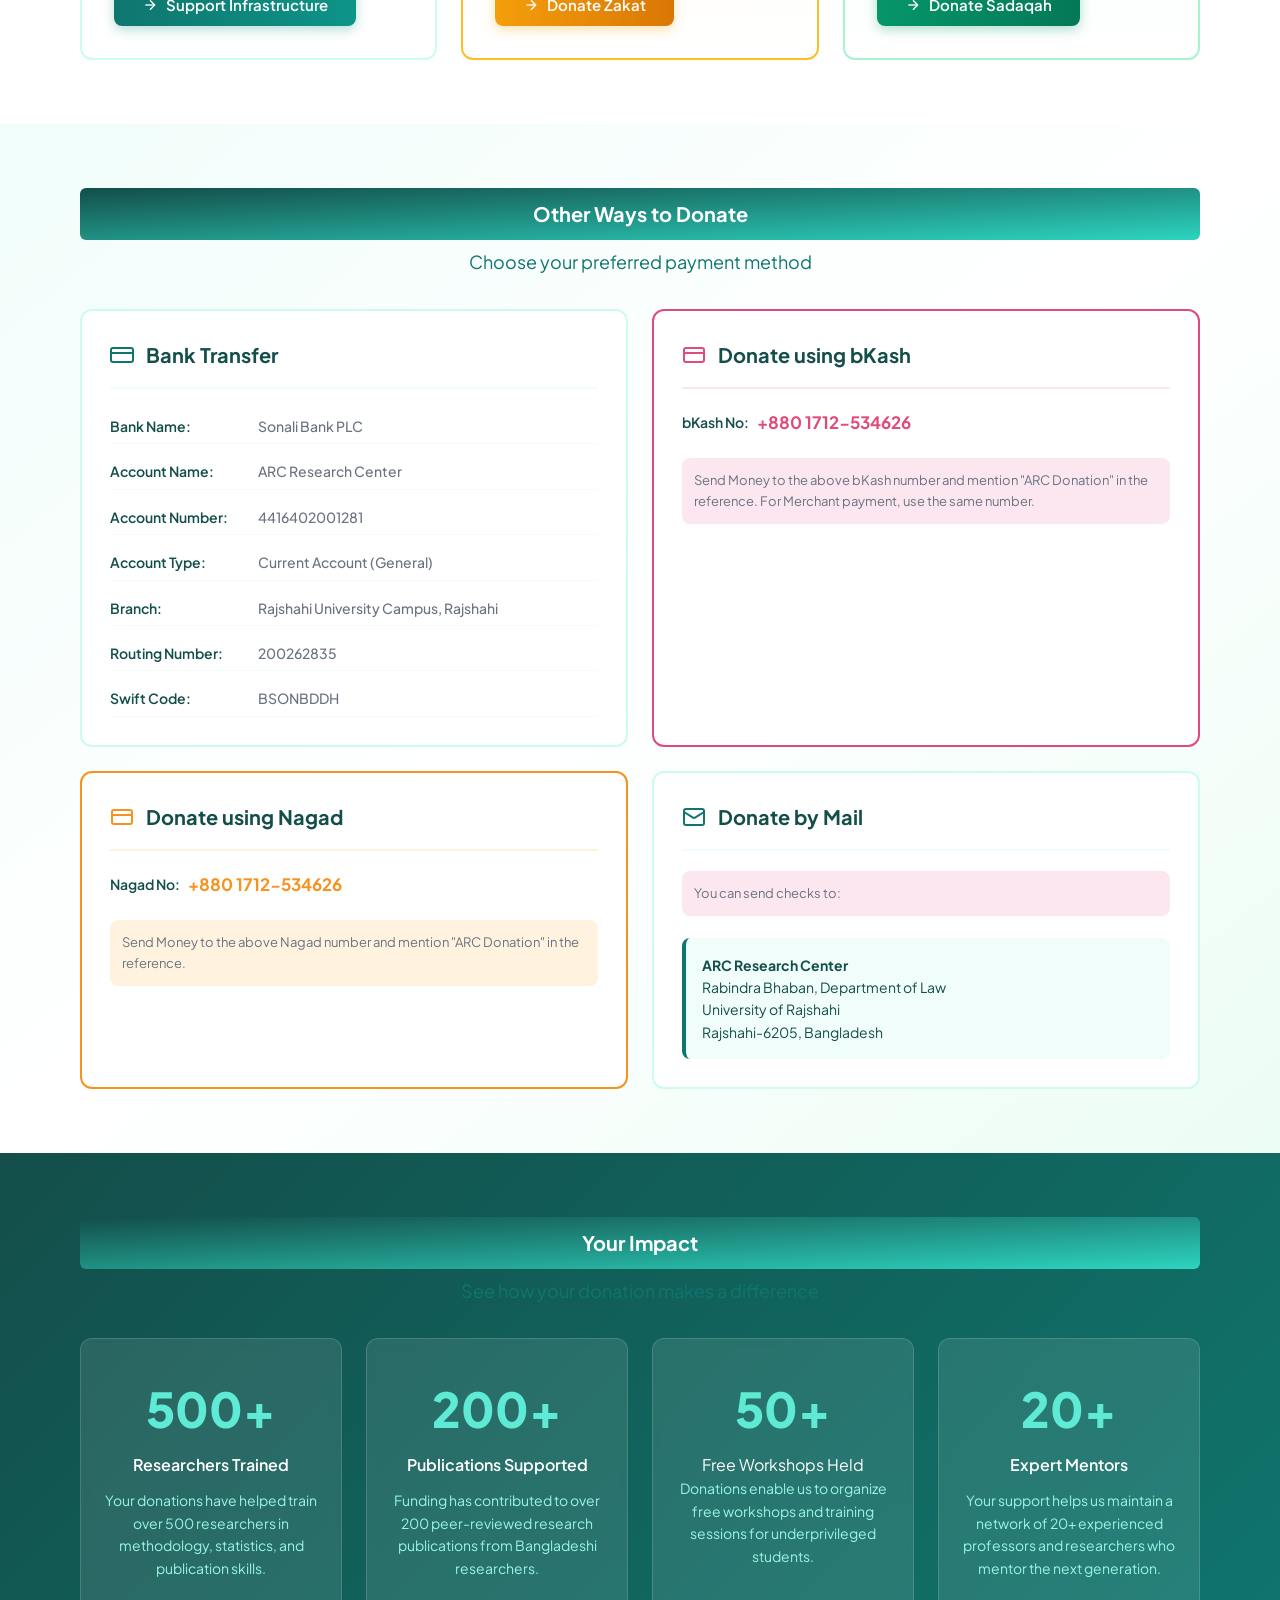
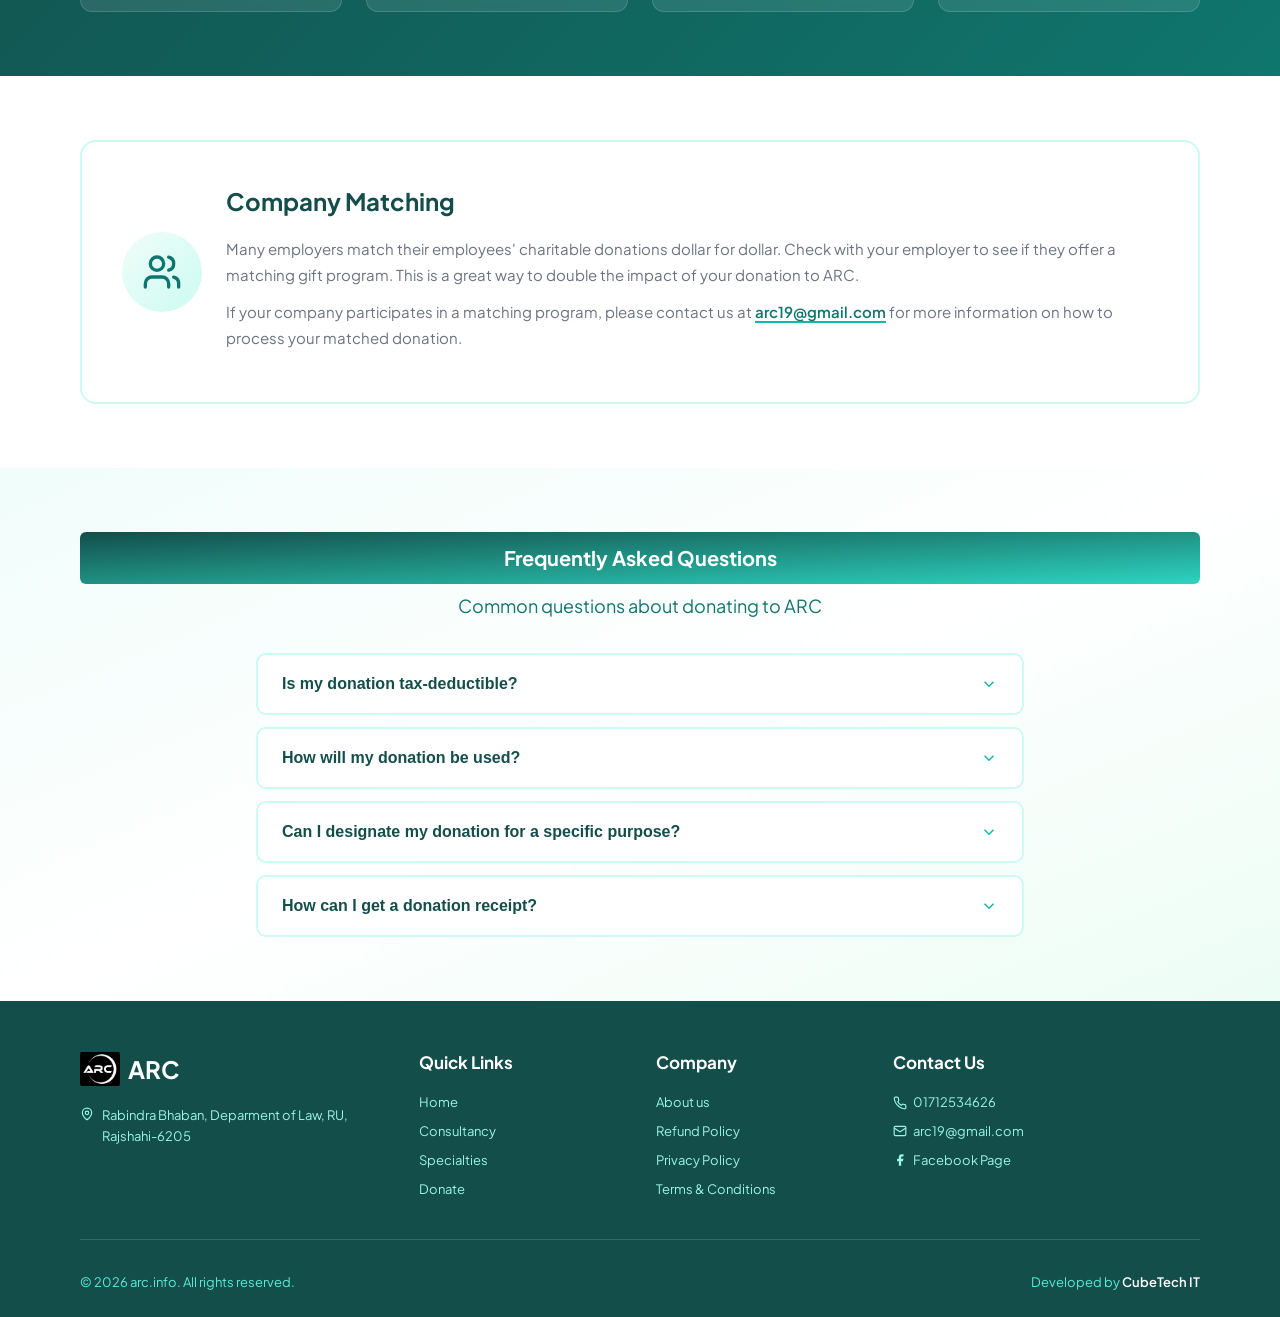
<file: donate.html>
<!DOCTYPE html>
<html lang="en">
<head>
  <meta charset="UTF-8" />
  <meta name="viewport" content="width=device-width, initial-scale=1.0" />
  <title>Donate - ARC | Research Skill Development</title>
  <meta name="description" content="Support ARC's mission of advancing research and building expertise in Bangladesh. Your donation makes a difference." />
  <link rel="preconnect" href="https://fonts.googleapis.com" />
  <link rel="preconnect" href="https://fonts.gstatic.com" crossorigin />
  <link href="https://fonts.googleapis.com/css2?family=Plus+Jakarta+Sans:wght@300;400;500;600;700;800&display=swap" rel="stylesheet" />
  <link rel="stylesheet" href="style.css" />
</head>
<body>

  <!-- ═══════════════ HEADER ═══════════════ -->
  <header id="header">
    <div class="container header-inner">
      <a href="index.html" class="logo">
        <img src="logo.png" alt="ARC Logo" />
        <span>ARC</span>
      </a>
      <nav id="desktopNav">
        <a href="index.html#consultancy">Consultancy</a>
        <a href="index.html#courses">Skill Development</a>
        <a href="elibrary.html">E-Library</a>
        <a href="blog.html">Blog</a>
        <a href="about.html">About us</a>
        <a href="project.html">Project</a>
        <a href="donate.html" class="nav-donate-link active-nav">Donate</a>
      </nav>
      <a href="step2.html" class="btn-join">Join Us</a>
      <button id="menuToggle" aria-label="Toggle menu">
        <span class="hamburger"></span>
      </button>
    </div>

    <!-- Mobile Nav -->
    <nav id="mobileNav">
      <a href="index.html#consultancy">Consultancy</a>
      <a href="index.html#courses">Skill Development</a>
      <a href="elibrary.html">E-Library</a>
      <a href="blog.html">Blog</a>
      <a href="about.html">About us</a>
      <a href="project.html">Project</a>
      <a href="donate.html" class="nav-donate-link active-nav">Donate</a>
      <a href="step2.html" class="btn-join-mobile">Join Us</a>
    </nav>
  </header>

  <main>
    <!-- ═══════════════ DONATE HERO ═══════════════ -->
    <section id="donateHero">
      <div class="donate-hero-overlay"></div>
      <div class="container donate-hero-content">
        <h1 class="donate-hero-title">Make a Difference</h1>
        <p class="donate-hero-subtitle">By donating to ARC</p>
        <p class="donate-hero-desc">Your donation supports researchers, students, and professionals in advancing medical research and building research capacity in Bangladesh. With your assistance through education, the researchers of today will become the mentors of tomorrow.</p>
        <div class="donate-hero-actions">
          <a href="#donateGeneral" class="btn-donate-hero">
            <svg width="18" height="18" viewBox="0 0 24 24" fill="none" stroke="currentColor" stroke-width="2" stroke-linecap="round" stroke-linejoin="round"><path d="M20.84 4.61a5.5 5.5 0 0 0-7.78 0L12 5.67l-1.06-1.06a5.5 5.5 0 0 0-7.78 7.78l1.06 1.06L12 21.23l7.78-7.78 1.06-1.06a5.5 5.5 0 0 0 0-7.78z"/></svg>
            Donate Now
          </a>
          <a href="#donateBank" class="btn-donate-hero-outline">
            Bank Transfer
          </a>
        </div>
      </div>
    </section>

    <!-- ═══════════════ DONATION OPTIONS ═══════════════ -->
    <section id="donateOptions">
      <div class="container">
        <h2 class="section-title-bg">Choose How You Want to Donate</h2>
        <p class="section-subtitle">Direct your donation to a particular cause or support our overall mission</p>

        <div class="donate-grid">
          <!-- General Donations -->
          <div class="donate-card" id="donateGeneral">
            <div class="donate-card-icon">
              <svg width="28" height="28" viewBox="0 0 24 24" fill="none" stroke="currentColor" stroke-width="2" stroke-linecap="round" stroke-linejoin="round"><path d="M20.84 4.61a5.5 5.5 0 0 0-7.78 0L12 5.67l-1.06-1.06a5.5 5.5 0 0 0-7.78 7.78l1.06 1.06L12 21.23l7.78-7.78 1.06-1.06a5.5 5.5 0 0 0 0-7.78z"/></svg>
            </div>
            <h3 class="donate-card-title">General Donations</h3>
            <p class="donate-card-desc">Support ARC's overall mission of guiding research and building expertise. Your contribution helps us continue providing quality research education and consultancy.</p>
            <button type="button" class="btn-donate-action" data-category="General Donations">
              <svg width="16" height="16" viewBox="0 0 24 24" fill="none" stroke="currentColor" stroke-width="2"><path d="M5 12h14"/><path d="m12 5 7 7-7 7"/></svg>
              Donate Now
            </button>
          </div>

          <!-- Research Fund -->
          <div class="donate-card">
            <div class="donate-card-icon">
              <svg width="28" height="28" viewBox="0 0 24 24" fill="none" stroke="currentColor" stroke-width="2" stroke-linecap="round" stroke-linejoin="round"><path d="M14 2H6a2 2 0 0 0-2 2v16a2 2 0 0 0 2 2h12a2 2 0 0 0 2-2V8z"/><polyline points="14 2 14 8 20 8"/><line x1="16" x2="8" y1="13" y2="13"/><line x1="16" x2="8" y1="17" y2="17"/></svg>
            </div>
            <h3 class="donate-card-title">Research Fund</h3>
            <p class="donate-card-desc">Fund specific research projects and help budding researchers carry out impactful studies in public health, clinical trials, and epidemiology.</p>
            <button type="button" class="btn-donate-action" data-category="Research Fund">
              <svg width="16" height="16" viewBox="0 0 24 24" fill="none" stroke="currentColor" stroke-width="2"><path d="M5 12h14"/><path d="m12 5 7 7-7 7"/></svg>
              Contribute
            </button>
          </div>

          <!-- Scholarship Fund -->
          <div class="donate-card">
            <div class="donate-card-icon">
              <svg width="28" height="28" viewBox="0 0 24 24" fill="none" stroke="currentColor" stroke-width="2" stroke-linecap="round" stroke-linejoin="round"><path d="M22 10v6M2 10l10-5 10 5-10 5z"/><path d="M6 12v5c3 3 6 3 6 3s3 0 6-3v-5"/></svg>
            </div>
            <h3 class="donate-card-title">Scholarship Fund</h3>
            <p class="donate-card-desc">Help underprivileged students and researchers access our skill development courses. Your scholarship donation opens doors for the next generation of researchers.</p>
            <button type="button" class="btn-donate-action" data-category="Scholarship Fund">
              <svg width="16" height="16" viewBox="0 0 24 24" fill="none" stroke="currentColor" stroke-width="2"><path d="M5 12h14"/><path d="m12 5 7 7-7 7"/></svg>
              Sponsor a Scholar
            </button>
          </div>

          <!-- Infrastructure -->
          <div class="donate-card">
            <div class="donate-card-icon">
              <svg width="28" height="28" viewBox="0 0 24 24" fill="none" stroke="currentColor" stroke-width="2" stroke-linecap="round" stroke-linejoin="round"><rect width="20" height="14" x="2" y="3" rx="2"/><line x1="8" x2="16" y1="21" y2="21"/><line x1="12" x2="12" y1="17" y2="21"/></svg>
            </div>
            <h3 class="donate-card-title">Infrastructure Development</h3>
            <p class="donate-card-desc">Help us build better research labs, libraries, and digital infrastructure. Your support ensures researchers have access to the tools they need.</p>
            <button type="button" class="btn-donate-action" data-category="Infrastructure Development">
              <svg width="16" height="16" viewBox="0 0 24 24" fill="none" stroke="currentColor" stroke-width="2"><path d="M5 12h14"/><path d="m12 5 7 7-7 7"/></svg>
              Support Infrastructure
            </button>
          </div>

          <!-- Zakat -->
          <div class="donate-card donate-card-zakat">
            <div class="donate-card-icon">
              <svg width="28" height="28" viewBox="0 0 24 24" fill="none" stroke="currentColor" stroke-width="2" stroke-linecap="round" stroke-linejoin="round"><circle cx="12" cy="12" r="10"/><path d="M9.09 9a3 3 0 0 1 5.83 1c0 2-3 3-3 3"/><path d="M12 17h.01"/></svg>
            </div>
            <h3 class="donate-card-title">Donate Your Zakat</h3>
            <p class="donate-card-desc">We accept Zakat donations. Your Zakat can help educate and empower underprivileged researchers and students in Bangladesh. Please use this gateway for your Zakat donation.</p>
            <button type="button" class="btn-donate-action btn-donate-zakat" data-category="Donate Your Zakat">
              <svg width="16" height="16" viewBox="0 0 24 24" fill="none" stroke="currentColor" stroke-width="2"><path d="M5 12h14"/><path d="m12 5 7 7-7 7"/></svg>
              Donate Zakat
            </button>
          </div>

          <!-- Sadaqah -->
          <div class="donate-card donate-card-sadaqah">
            <div class="donate-card-icon">
              <svg width="28" height="28" viewBox="0 0 24 24" fill="none" stroke="currentColor" stroke-width="2" stroke-linecap="round" stroke-linejoin="round"><path d="M12 22c5.523 0 10-4.477 10-10S17.523 2 12 2 2 6.477 2 12s4.477 10 10 10z"/><path d="m9 12 2 2 4-4"/></svg>
            </div>
            <h3 class="donate-card-title">Donate Your Sadaqah</h3>
            <p class="donate-card-desc">We accept Sadaqah donations. Your Sadaqah can make a meaningful impact on the lives of researchers and students. Please use this gateway for your Sadaqah donation.</p>
            <button type="button" class="btn-donate-action btn-donate-sadaqah" data-category="Donate Your Sadaqah">
              <svg width="16" height="16" viewBox="0 0 24 24" fill="none" stroke="currentColor" stroke-width="2"><path d="M5 12h14"/><path d="m12 5 7 7-7 7"/></svg>
              Donate Sadaqah
            </button>
          </div>
        </div>
      </div>
    </section>

    <!-- ═══════════════ DONATION MODAL ═══════════════ -->
    <div id="donateModal" class="donate-modal-overlay" aria-hidden="true">
      <div class="donate-modal">
        <!-- Modal Close -->
        <button type="button" class="donate-modal-close" id="donateModalClose" aria-label="Close">
          <svg width="20" height="20" viewBox="0 0 24 24" fill="none" stroke="currentColor" stroke-width="2" stroke-linecap="round" stroke-linejoin="round"><line x1="18" x2="6" y1="6" y2="18"/><line x1="6" x2="18" y1="6" y2="18"/></svg>
        </button>

        <!-- Modal Header -->
        <div class="donate-modal-header">
          <div class="donate-modal-icon">
            <svg width="24" height="24" viewBox="0 0 24 24" fill="none" stroke="currentColor" stroke-width="2" stroke-linecap="round" stroke-linejoin="round"><path d="M20.84 4.61a5.5 5.5 0 0 0-7.78 0L12 5.67l-1.06-1.06a5.5 5.5 0 0 0-7.78 7.78l1.06 1.06L12 21.23l7.78-7.78 1.06-1.06a5.5 5.5 0 0 0 0-7.78z"/></svg>
          </div>
          <h2 class="donate-modal-title" id="donateModalTitle">General Donations</h2>
          <!-- Step Indicator -->
          <div class="donate-steps">
            <div class="donate-step active" data-step="1">
              <span class="donate-step-num">1</span>
              <span class="donate-step-label">Amount</span>
            </div>
            <div class="donate-step-line"></div>
            <div class="donate-step" data-step="2">
              <span class="donate-step-num">2</span>
              <span class="donate-step-label">Details</span>
            </div>
            <div class="donate-step-line"></div>
            <div class="donate-step" data-step="3">
              <span class="donate-step-num">3</span>
              <span class="donate-step-label">Payment</span>
            </div>
            <div class="donate-step-line"></div>
            <div class="donate-step" data-step="4">
              <span class="donate-step-num">4</span>
              <span class="donate-step-label">Confirm</span>
            </div>
          </div>
        </div>

        <!-- ═══ Step 1: Select Amount ═══ -->
        <div class="donate-step-content active" id="donateStep1">
          <h3 class="donate-step-heading">Select Donation Amount</h3>
          <p class="donate-step-subtext">Choose a preset amount or enter a custom amount</p>
          <div class="donate-amount-grid">
            <button type="button" class="donate-amount-btn" data-amount="100">100 BDT</button>
            <button type="button" class="donate-amount-btn" data-amount="500">500 BDT</button>
            <button type="button" class="donate-amount-btn" data-amount="1000">1,000 BDT</button>
            <button type="button" class="donate-amount-btn" data-amount="2000">2,000 BDT</button>
            <button type="button" class="donate-amount-btn" data-amount="5000">5,000 BDT</button>
            <button type="button" class="donate-amount-btn" data-amount="10000">10,000 BDT</button>
          </div>
          <div class="donate-custom-amount">
            <label for="customAmount">Custom Amount (BDT)</label>
            <div class="donate-custom-input-wrap">
              <span class="donate-currency-symbol">&#2547;</span>
              <input type="number" id="customAmount" placeholder="Enter amount" min="1" />
            </div>
          </div>
          <div class="donate-step-actions">
            <button type="button" class="donate-btn-cancel" id="donateCancelStep1">Cancel</button>
            <button type="button" class="donate-btn-next" id="donateNextStep1" disabled>
              Continue
              <svg width="16" height="16" viewBox="0 0 24 24" fill="none" stroke="currentColor" stroke-width="2"><path d="M5 12h14"/><path d="m12 5 7 7-7 7"/></svg>
            </button>
          </div>
        </div>

        <!-- ═══ Step 2: Donor Details ═══ -->
        <div class="donate-step-content" id="donateStep2">
          <h3 class="donate-step-heading">Your Information</h3>
          <p class="donate-step-subtext">Please provide your details so we can send you a receipt</p>
          <div class="donate-form-group">
            <label for="donorName">Full Name <span class="required">*</span></label>
            <input type="text" id="donorName" placeholder="Enter your full name" required />
            <span class="donate-field-error" id="donorNameError"></span>
          </div>
          <div class="donate-form-group">
            <label for="donorEmail">Email Address <span class="required">*</span></label>
            <input type="email" id="donorEmail" placeholder="Enter your email address" required />
            <span class="donate-field-error" id="donorEmailError"></span>
          </div>
          <div class="donate-form-group">
            <label for="donorPhone">Phone Number <span class="required">*</span></label>
            <input type="tel" id="donorPhone" placeholder="+880 1XXX-XXXXXX" required />
            <span class="donate-field-error" id="donorPhoneError"></span>
          </div>
          <div class="donate-form-group">
            <label for="donorMessage">Message (Optional)</label>
            <textarea id="donorMessage" placeholder="Leave a message or specify how you'd like your donation to be used" rows="3"></textarea>
          </div>
          <div class="donate-step-actions">
            <button type="button" class="donate-btn-back" id="donateBackStep2">
              <svg width="16" height="16" viewBox="0 0 24 24" fill="none" stroke="currentColor" stroke-width="2"><path d="M19 12H5"/><path d="m12 19-7-7 7-7"/></svg>
              Back
            </button>
            <button type="button" class="donate-btn-next" id="donateNextStep2">
              Continue
              <svg width="16" height="16" viewBox="0 0 24 24" fill="none" stroke="currentColor" stroke-width="2"><path d="M5 12h14"/><path d="m12 5 7 7-7 7"/></svg>
            </button>
          </div>
        </div>

        <!-- ═══ Step 3: Payment Method ═══ -->
        <div class="donate-step-content" id="donateStep3">
          <h3 class="donate-step-heading">Choose Payment Method</h3>
          <p class="donate-step-subtext">Select your preferred payment option</p>
          <div class="donate-payment-options">
            <!-- bKash -->
            <label class="donate-payment-card">
              <input type="radio" name="paymentMethod" value="bkash" />
              <div class="donate-payment-card-inner">
                <div class="donate-payment-icon donate-payment-icon-bkash">
                  <svg width="24" height="24" viewBox="0 0 24 24" fill="none" stroke="currentColor" stroke-width="2" stroke-linecap="round" stroke-linejoin="round"><rect width="20" height="14" x="2" y="5" rx="2"/><line x1="2" x2="22" y1="10" y2="10"/></svg>
                </div>
                <div class="donate-payment-info">
                  <span class="donate-payment-name">bKash</span>
                  <span class="donate-payment-desc">Send Money to +880 1712-534626</span>
                </div>
                <div class="donate-payment-check">
                  <svg width="18" height="18" viewBox="0 0 24 24" fill="none" stroke="currentColor" stroke-width="2"><path d="M20 6 9 17l-5-5"/></svg>
                </div>
              </div>
            </label>

            <!-- Nagad -->
            <label class="donate-payment-card">
              <input type="radio" name="paymentMethod" value="nagad" />
              <div class="donate-payment-card-inner">
                <div class="donate-payment-icon donate-payment-icon-nagad">
                  <svg width="24" height="24" viewBox="0 0 24 24" fill="none" stroke="currentColor" stroke-width="2" stroke-linecap="round" stroke-linejoin="round"><rect width="20" height="14" x="2" y="5" rx="2"/><line x1="2" x2="22" y1="10" y2="10"/></svg>
                </div>
                <div class="donate-payment-info">
                  <span class="donate-payment-name">Nagad</span>
                  <span class="donate-payment-desc">Send Money to +880 1712-534626</span>
                </div>
                <div class="donate-payment-check">
                  <svg width="18" height="18" viewBox="0 0 24 24" fill="none" stroke="currentColor" stroke-width="2"><path d="M20 6 9 17l-5-5"/></svg>
                </div>
              </div>
            </label>

            <!-- Bank Transfer -->
            <label class="donate-payment-card">
              <input type="radio" name="paymentMethod" value="bank" />
              <div class="donate-payment-card-inner">
                <div class="donate-payment-icon donate-payment-icon-bank">
                  <svg width="24" height="24" viewBox="0 0 24 24" fill="none" stroke="currentColor" stroke-width="2" stroke-linecap="round" stroke-linejoin="round"><rect width="22" height="14" x="1" y="5" rx="2" ry="2"/><line x1="1" x2="23" y1="10" y2="10"/></svg>
                </div>
                <div class="donate-payment-info">
                  <span class="donate-payment-name">Bank Transfer</span>
                  <span class="donate-payment-desc">Sonali Bank - ARC Research Center</span>
                </div>
                <div class="donate-payment-check">
                  <svg width="18" height="18" viewBox="0 0 24 24" fill="none" stroke="currentColor" stroke-width="2"><path d="M20 6 9 17l-5-5"/></svg>
                </div>
              </div>
            </label>

            <!-- Cash / In Person -->
            <label class="donate-payment-card">
              <input type="radio" name="paymentMethod" value="cash" />
              <div class="donate-payment-card-inner">
                <div class="donate-payment-icon donate-payment-icon-cash">
                  <svg width="24" height="24" viewBox="0 0 24 24" fill="none" stroke="currentColor" stroke-width="2" stroke-linecap="round" stroke-linejoin="round"><line x1="12" x2="12" y1="2" y2="22"/><path d="M17 5H9.5a3.5 3.5 0 0 0 0 7h5a3.5 3.5 0 0 1 0 7H6"/></svg>
                </div>
                <div class="donate-payment-info">
                  <span class="donate-payment-name">Cash / In Person</span>
                  <span class="donate-payment-desc">Visit our office at Rajshahi University</span>
                </div>
                <div class="donate-payment-check">
                  <svg width="18" height="18" viewBox="0 0 24 24" fill="none" stroke="currentColor" stroke-width="2"><path d="M20 6 9 17l-5-5"/></svg>
                </div>
              </div>
            </label>
          </div>

          <!-- Payment Instructions (dynamic) -->
          <div class="donate-payment-instructions" id="donatePaymentInstructions" style="display:none;">
            <div class="donate-payment-instructions-inner" id="donatePaymentInstructionsInner"></div>
          </div>

          <div class="donate-step-actions">
            <button type="button" class="donate-btn-back" id="donateBackStep3">
              <svg width="16" height="16" viewBox="0 0 24 24" fill="none" stroke="currentColor" stroke-width="2"><path d="M19 12H5"/><path d="m12 19-7-7 7-7"/></svg>
              Back
            </button>
            <button type="button" class="donate-btn-next" id="donateNextStep3" disabled>
              Continue
              <svg width="16" height="16" viewBox="0 0 24 24" fill="none" stroke="currentColor" stroke-width="2"><path d="M5 12h14"/><path d="m12 5 7 7-7 7"/></svg>
            </button>
          </div>
        </div>

        <!-- ═══ Step 4: Confirmation ═══ -->
        <div class="donate-step-content" id="donateStep4">
          <h3 class="donate-step-heading">Review & Confirm</h3>
          <p class="donate-step-subtext">Please review your donation details before confirming</p>

          <div class="donate-summary">
            <div class="donate-summary-row">
              <span class="donate-summary-label">Donation For</span>
              <span class="donate-summary-value" id="summaryCategory">-</span>
            </div>
            <div class="donate-summary-row">
              <span class="donate-summary-label">Amount</span>
              <span class="donate-summary-value donate-summary-amount" id="summaryAmount">-</span>
            </div>
            <div class="donate-summary-row">
              <span class="donate-summary-label">Name</span>
              <span class="donate-summary-value" id="summaryName">-</span>
            </div>
            <div class="donate-summary-row">
              <span class="donate-summary-label">Email</span>
              <span class="donate-summary-value" id="summaryEmail">-</span>
            </div>
            <div class="donate-summary-row">
              <span class="donate-summary-label">Phone</span>
              <span class="donate-summary-value" id="summaryPhone">-</span>
            </div>
            <div class="donate-summary-row">
              <span class="donate-summary-label">Payment Method</span>
              <span class="donate-summary-value" id="summaryPayment">-</span>
            </div>
            <div class="donate-summary-row" id="summaryMessageRow" style="display:none;">
              <span class="donate-summary-label">Message</span>
              <span class="donate-summary-value" id="summaryMessage">-</span>
            </div>
          </div>

          <div class="donate-step-actions">
            <button type="button" class="donate-btn-back" id="donateBackStep4">
              <svg width="16" height="16" viewBox="0 0 24 24" fill="none" stroke="currentColor" stroke-width="2"><path d="M19 12H5"/><path d="m12 19-7-7 7-7"/></svg>
              Back
            </button>
            <button type="button" class="donate-btn-confirm" id="donateConfirmBtn">
              <svg width="18" height="18" viewBox="0 0 24 24" fill="none" stroke="currentColor" stroke-width="2" stroke-linecap="round" stroke-linejoin="round"><path d="M20.84 4.61a5.5 5.5 0 0 0-7.78 0L12 5.67l-1.06-1.06a5.5 5.5 0 0 0-7.78 7.78l1.06 1.06L12 21.23l7.78-7.78 1.06-1.06a5.5 5.5 0 0 0 0-7.78z"/></svg>
              Confirm Donation
            </button>
          </div>
        </div>

        <!-- ═══ Success Screen ═══ -->
        <div class="donate-step-content" id="donateStepSuccess">
          <div class="donate-success-icon">
            <svg width="56" height="56" viewBox="0 0 24 24" fill="none" stroke="currentColor" stroke-width="2" stroke-linecap="round" stroke-linejoin="round"><path d="M22 11.08V12a10 10 0 1 1-5.93-9.14"/><path d="m9 11 3 3L22 4"/></svg>
          </div>
          <h3 class="donate-success-title">Thank You for Your Donation!</h3>
          <p class="donate-success-desc">Your generous contribution to <strong id="successCategory">-</strong> has been recorded. A confirmation email will be sent to <strong id="successEmail">-</strong> shortly.</p>
          <div class="donate-success-ref">
            <span>Reference ID:</span>
            <strong id="successRef">-</strong>
          </div>
          <p class="donate-success-note">For any questions about your donation, please contact us at <a href="mailto:arc19@gmail.com">arc19@gmail.com</a></p>
          <button type="button" class="donate-btn-done" id="donateDoneBtn">
            Done
          </button>
        </div>
      </div>
    </div>

    <!-- ═══════════════ BANK TRANSFER / PAYMENT METHODS ═══════════════ -->
    <section id="donateBank">
      <div class="container">
        <h2 class="section-title-bg">Other Ways to Donate</h2>
        <p class="section-subtitle">Choose your preferred payment method</p>

        <div class="bank-grid">
          <!-- Bank Transfer -->
          <div class="bank-card">
            <div class="bank-card-header">
              <svg width="24" height="24" viewBox="0 0 24 24" fill="none" stroke="currentColor" stroke-width="2" stroke-linecap="round" stroke-linejoin="round"><rect width="22" height="14" x="1" y="5" rx="2" ry="2"/><line x1="1" x2="23" y1="10" y2="10"/></svg>
              <h3>Bank Transfer</h3>
            </div>
            <div class="bank-details">
              <div class="bank-detail-row">
                <span class="bank-label">Bank Name:</span>
                <span class="bank-value">Sonali Bank PLC</span>
              </div>
              <div class="bank-detail-row">
                <span class="bank-label">Account Name:</span>
                <span class="bank-value">ARC Research Center</span>
              </div>
              <div class="bank-detail-row">
                <span class="bank-label">Account Number:</span>
                <span class="bank-value">4416402001281</span>
              </div>
              <div class="bank-detail-row">
                <span class="bank-label">Account Type:</span>
                <span class="bank-value">Current Account (General)</span>
              </div>
              <div class="bank-detail-row">
                <span class="bank-label">Branch:</span>
                <span class="bank-value">Rajshahi University Campus, Rajshahi</span>
              </div>
              <div class="bank-detail-row">
                <span class="bank-label">Routing Number:</span>
                <span class="bank-value">200262835</span>
              </div>
              <div class="bank-detail-row">
                <span class="bank-label">Swift Code:</span>
                <span class="bank-value">BSONBDDH</span>
              </div>
            </div>
          </div>

          <!-- bKash -->
          <div class="bank-card bank-card-bkash">
            <div class="bank-card-header">
              <svg width="24" height="24" viewBox="0 0 24 24" fill="none" stroke="currentColor" stroke-width="2" stroke-linecap="round" stroke-linejoin="round"><rect width="20" height="14" x="2" y="5" rx="2"/><line x1="2" x2="22" y1="10" y2="10"/></svg>
              <h3>Donate using bKash</h3>
            </div>
            <div class="bank-details">
              <div class="bkash-number">
                <span class="bkash-label">bKash No:</span>
                <span class="bkash-value">+880 1712-534626</span>
              </div>
              <p class="bkash-note">Send Money to the above bKash number and mention "ARC Donation" in the reference. For Merchant payment, use the same number.</p>
            </div>
          </div>

          <!-- Nagad -->
          <div class="bank-card bank-card-nagad">
            <div class="bank-card-header">
              <svg width="24" height="24" viewBox="0 0 24 24" fill="none" stroke="currentColor" stroke-width="2" stroke-linecap="round" stroke-linejoin="round"><rect width="20" height="14" x="2" y="5" rx="2"/><line x1="2" x2="22" y1="10" y2="10"/></svg>
              <h3>Donate using Nagad</h3>
            </div>
            <div class="bank-details">
              <div class="bkash-number">
                <span class="bkash-label">Nagad No:</span>
                <span class="bkash-value">+880 1712-534626</span>
              </div>
              <p class="bkash-note">Send Money to the above Nagad number and mention "ARC Donation" in the reference.</p>
            </div>
          </div>

          <!-- Mail Check -->
          <div class="bank-card bank-card-mail">
            <div class="bank-card-header">
              <svg width="24" height="24" viewBox="0 0 24 24" fill="none" stroke="currentColor" stroke-width="2" stroke-linecap="round" stroke-linejoin="round"><rect width="20" height="16" x="2" y="4" rx="2"/><path d="m22 7-8.97 5.7a1.94 1.94 0 0 1-2.06 0L2 7"/></svg>
              <h3>Donate by Mail</h3>
            </div>
            <div class="bank-details">
              <p class="bkash-note">You can send checks to:</p>
              <div class="mail-address">
                <p><strong>ARC Research Center</strong></p>
                <p>Rabindra Bhaban, Department of Law</p>
                <p>University of Rajshahi</p>
                <p>Rajshahi-6205, Bangladesh</p>
              </div>
            </div>
          </div>
        </div>
      </div>
    </section>

    <!-- ═══════════════ IMPACT / WHY DONATE ═══════════════ -->
    <section id="donateImpact">
      <div class="container">
        <h2 class="section-title-bg">Your Impact</h2>
        <p class="section-subtitle">See how your donation makes a difference</p>

        <div class="impact-grid">
          <div class="impact-card">
            <div class="impact-number">500+</div>
            <div class="impact-label">Researchers Trained</div>
            <p class="impact-desc">Your donations have helped train over 500 researchers in methodology, statistics, and publication skills.</p>
          </div>
          <div class="impact-card">
            <div class="impact-number">200+</div>
            <div class="impact-label">Publications Supported</div>
            <p class="impact-desc">Funding has contributed to over 200 peer-reviewed research publications from Bangladeshi researchers.</p>
          </div>
          <div class="impact-card">
            <div class="impact-number">50+</div>
            <impact-label>Free Workshops Held</impact-label>
            <p class="impact-desc">Donations enable us to organize free workshops and training sessions for underprivileged students.</p>
          </div>
          <div class="impact-card">
            <div class="impact-number">20+</div>
            <div class="impact-label">Expert Mentors</div>
            <p class="impact-desc">Your support helps us maintain a network of 20+ experienced professors and researchers who mentor the next generation.</p>
          </div>
        </div>
      </div>
    </section>

    <!-- ═══════════════ COMPANY MATCHING ═══════════════ -->
    <section id="donateMatching">
      <div class="container">
        <div class="matching-inner">
          <div class="matching-icon">
            <svg width="40" height="40" viewBox="0 0 24 24" fill="none" stroke="currentColor" stroke-width="2" stroke-linecap="round" stroke-linejoin="round"><path d="M16 21v-2a4 4 0 0 0-4-4H6a4 4 0 0 0-4 4v2"/><circle cx="9" cy="7" r="4"/><path d="M22 21v-2a4 4 0 0 0-3-3.87"/><path d="M16 3.13a4 4 0 0 1 0 7.75"/></svg>
          </div>
          <div class="matching-content">
            <h3>Company Matching</h3>
            <p>Many employers match their employees' charitable donations dollar for dollar. Check with your employer to see if they offer a matching gift program. This is a great way to double the impact of your donation to ARC.</p>
            <p>If your company participates in a matching program, please contact us at <a href="mailto:arc19@gmail.com" class="matching-email">arc19@gmail.com</a> for more information on how to process your matched donation.</p>
          </div>
        </div>
      </div>
    </section>

    <!-- ═══════════════ FAQ ═══════════════ -->
    <section id="donateFaq">
      <div class="container">
        <h2 class="section-title-bg">Frequently Asked Questions</h2>
        <p class="section-subtitle">Common questions about donating to ARC</p>

        <div class="faq-list">
          <div class="faq-item">
            <button class="faq-question" aria-expanded="false">
              <span>Is my donation tax-deductible?</span>
              <svg width="18" height="18" viewBox="0 0 24 24" fill="none" stroke="currentColor" stroke-width="2"><path d="m6 9 6 6 6-6"/></svg>
            </button>
            <div class="faq-answer">
              <p>ARC is a registered research organization in Bangladesh. Depending on your country of residence, your donation may be tax-deductible. Please consult with your tax advisor for specific information regarding your situation. We provide donation receipts for all contributions.</p>
            </div>
          </div>
          <div class="faq-item">
            <button class="faq-question" aria-expanded="false">
              <span>How will my donation be used?</span>
              <svg width="18" height="18" viewBox="0 0 24 24" fill="none" stroke="currentColor" stroke-width="2"><path d="m6 9 6 6 6-6"/></svg>
            </button>
            <div class="faq-answer">
              <p>Your donation goes directly towards supporting research education, providing free workshops, funding research projects, and maintaining our digital infrastructure. We are committed to transparency and provide annual reports detailing how funds are allocated.</p>
            </div>
          </div>
          <div class="faq-item">
            <button class="faq-question" aria-expanded="false">
              <span>Can I designate my donation for a specific purpose?</span>
              <svg width="18" height="18" viewBox="0 0 24 24" fill="none" stroke="currentColor" stroke-width="2"><path d="m6 9 6 6 6-6"/></svg>
            </button>
            <div class="faq-answer">
              <p>Yes, you can direct your donation to a specific cause such as scholarships, research funding, or infrastructure development. Simply mention your preference when making your donation, and we will ensure your contribution is used for the designated purpose.</p>
            </div>
          </div>
          <div class="faq-item">
            <button class="faq-question" aria-expanded="false">
              <span>How can I get a donation receipt?</span>
              <svg width="18" height="18" viewBox="0 0 24 24" fill="none" stroke="currentColor" stroke-width="2"><path d="m6 9 6 6 6-6"/></svg>
            </button>
            <div class="faq-answer">
              <p>After making your donation, you will receive an automatic receipt via email. If you donate via bank transfer or mobile payment, please email us at arc19@gmail.com with your transaction details, and we will send you an official receipt within 48 hours.</p>
            </div>
          </div>
        </div>
      </div>
    </section>
  </main>

  <!-- ═══════════════ FOOTER ═══════════════ -->
  <footer>
    <div class="container footer-inner">
      <div class="footer-grid">
        <!-- Brand -->
        <div class="footer-brand">
          <div class="footer-logo">
            <img src="logo.png" alt="ARC" />
            <span>ARC</span>
          </div>
          <div class="footer-address">
            <svg width="14" height="14" viewBox="0 0 24 24" fill="none" stroke="currentColor" stroke-width="2"><path d="M20 10c0 6-8 12-8 12s-8-6-8-12a8 8 0 0 1 16 0Z"/><circle cx="12" cy="10" r="3"/></svg>
            <p>Rabindra Bhaban, Deparment of Law, RU, Rajshahi-6205</p>
          </div>
        </div>

        <!-- Quick Links -->
        <div class="footer-col">
          <h4>Quick Links</h4>
          <ul>
            <li><a href="index.html">Home</a></li>
            <li><a href="index.html#consultancy">Consultancy</a></li>
            <li><a href="index.html#specialties">Specialties</a></li>
            <li><a href="donate.html">Donate</a></li>
          </ul>
        </div>

        <!-- Company -->
        <div class="footer-col">
          <h4>Company</h4>
          <ul>
            <li><a href="index.html#about">About us</a></li>
            <li><a href="#">Refund Policy</a></li>
            <li><a href="#">Privacy Policy</a></li>
            <li><a href="#">Terms &amp; Conditions</a></li>
          </ul>
        </div>

        <!-- Contact -->
        <div class="footer-col">
          <h4>Contact Us</h4>
          <ul class="contact-list">
            <li>
              <a href="tel:01712534626">
                <svg width="14" height="14" viewBox="0 0 24 24" fill="none" stroke="currentColor" stroke-width="2"><path d="M22 16.92v3a2 2 0 0 1-2.18 2 19.79 19.79 0 0 1-8.63-3.07 19.5 19.5 0 0 1-6-6 19.79 19.79 0 0 1-3.07-8.67A2 2 0 0 1 4.11 2h3a2 2 0 0 1 2 1.72 12.84 12.84 0 0 0 .7 2.81 2 2 0 0 1-.45 2.11L8.09 9.91a16 16 0 0 0 6 6l1.27-1.27a2 2 0 0 1 2.11-.45 12.84 12.84 0 0 0 2.81.7A2 2 0 0 1 22 16.92z"/></svg>
                01712534626
              </a>
            </li>
            <li>
              <a href="mailto:arc19@gmail.com">
                <svg width="14" height="14" viewBox="0 0 24 24" fill="none" stroke="currentColor" stroke-width="2"><rect width="20" height="16" x="2" y="4" rx="2"/><path d="m22 7-8.97 5.7a1.94 1.94 0 0 1-2.06 0L2 7"/></svg>
                arc19@gmail.com
              </a>
            </li>
            <li>
              <a href="https://facebook.com" target="_blank">
                <svg width="14" height="14" viewBox="0 0 24 24" fill="currentColor"><path d="M18 2h-3a5 5 0 0 0-5 5v3H7v4h3v8h4v-8h3l1-4h-4V7a1 1 0 0 1 1-1h3z"/></svg>
                Facebook Page
              </a>
            </li>
          </ul>
        </div>
      </div>

      <hr class="footer-divider" />

      <div class="footer-bottom">
        <p>&copy; 2026 arc.info. All rights reserved.</p>
        <p>Developed by <a href="#">CubeTech IT</a></p>
      </div>
    </div>
  </footer>

  <!-- Floating Helpline -->
  <a href="tel:01712534626" class="helpline-btn">
    <svg width="16" height="16" viewBox="0 0 24 24" fill="none" stroke="currentColor" stroke-width="2"><path d="M22 16.92v3a2 2 0 0 1-2.18 2 19.79 19.79 0 0 1-8.63-3.07 19.5 19.5 0 0 1-6-6 19.79 19.79 0 0 1-3.07-8.67A2 2 0 0 1 4.11 2h3a2 2 0 0 1 2 1.72 12.84 12.84 0 0 0 .7 2.81 2 2 0 0 1-.45 2.11L8.09 9.91a16 16 0 0 0 6 6l1.27-1.27a2 2 0 0 1 2.11-.45 12.84 12.84 0 0 0 2.81.7A2 2 0 0 1 22 16.92z"/></svg>
    Helpline: 01712534626
  </a>

  <script src="script.js"></script>
</body>
</html>
</file>
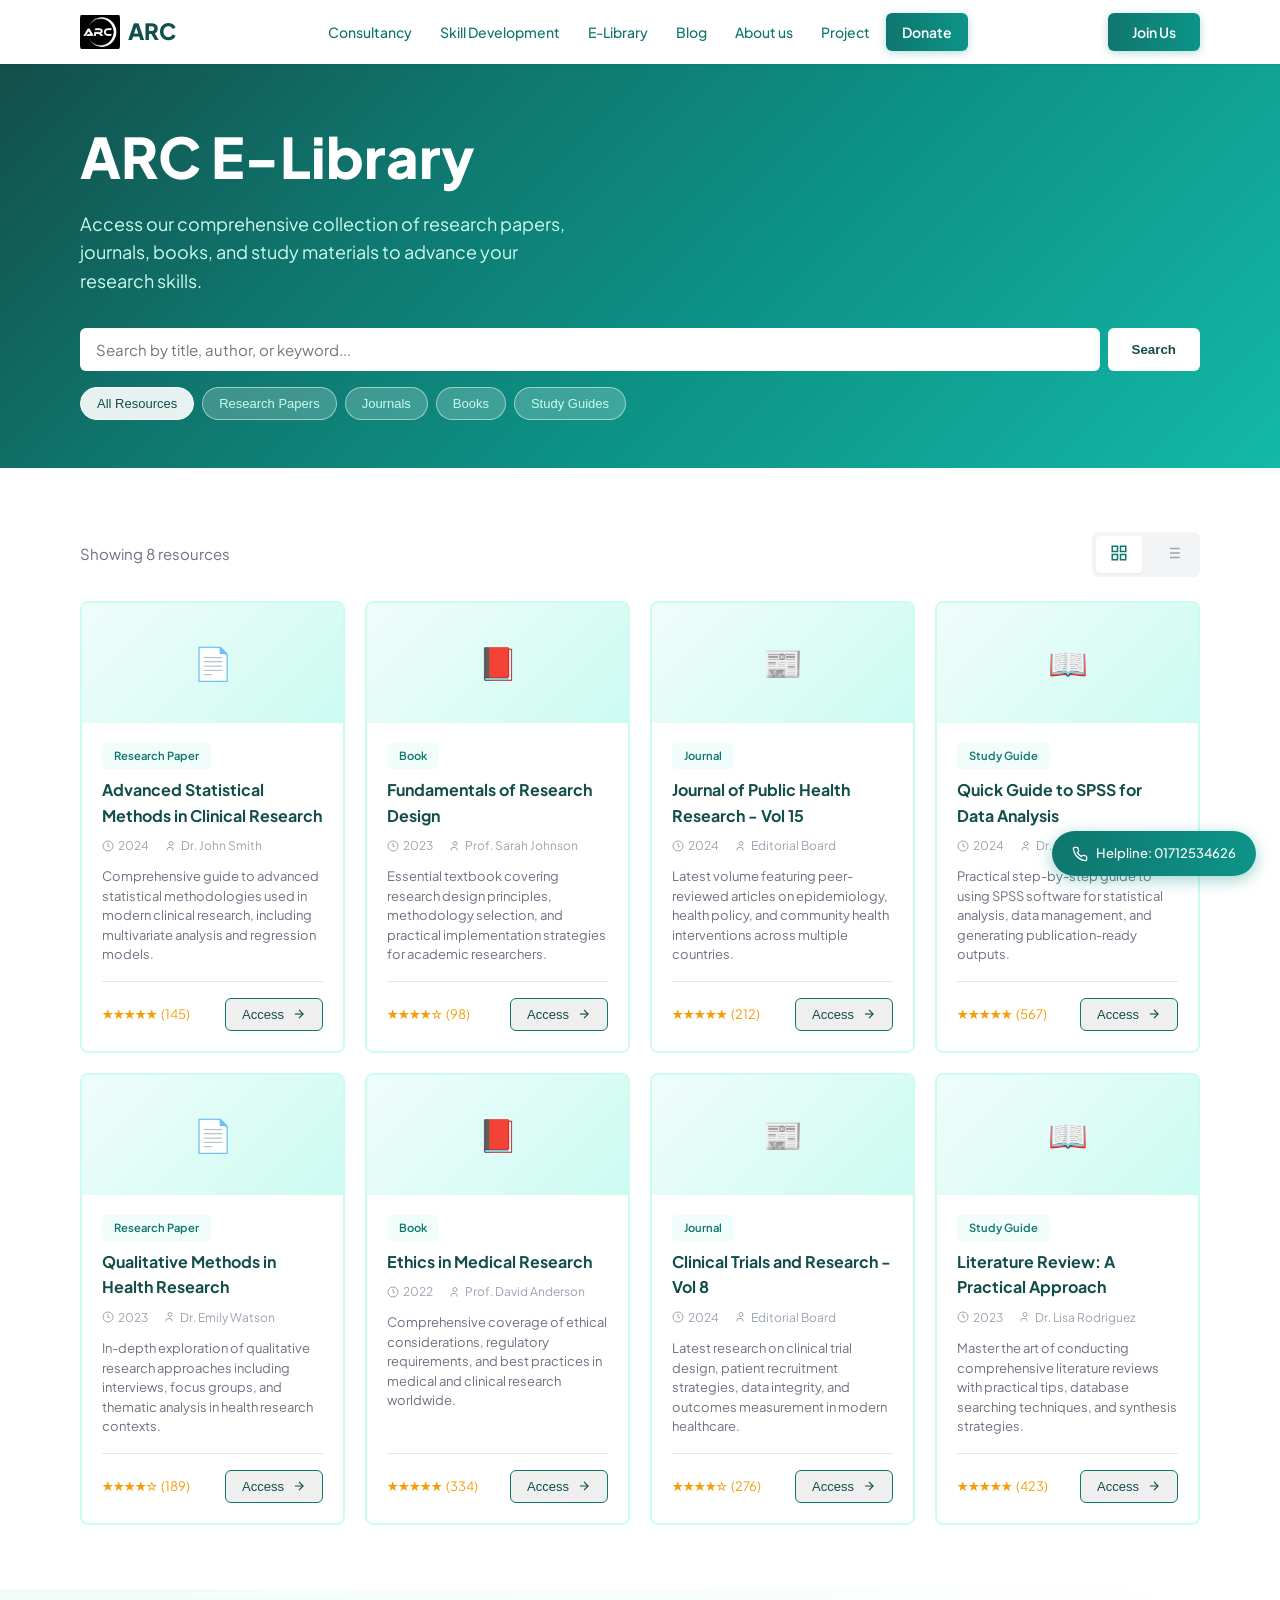
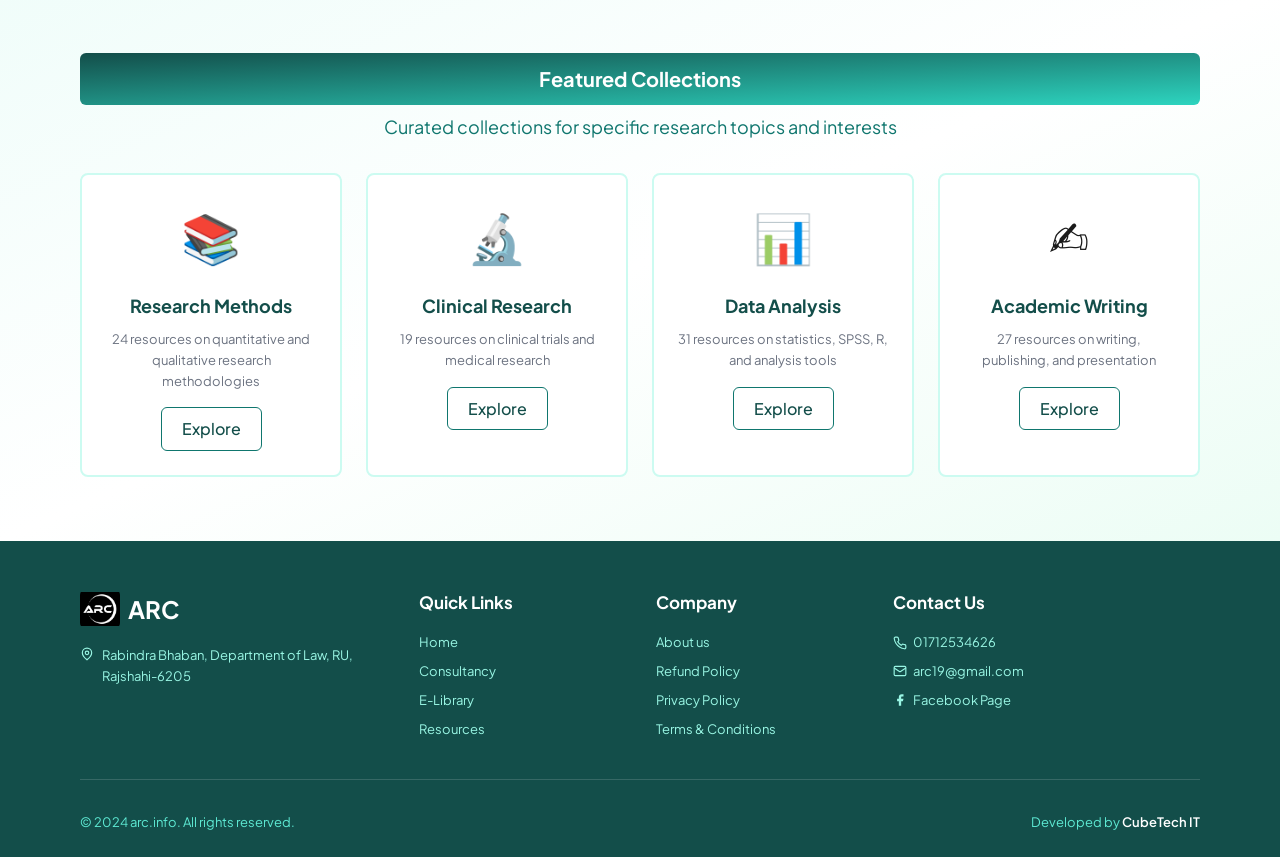
<file: elibrary.html>
<!DOCTYPE html>
<html lang="en">
<head>
  <meta charset="UTF-8" />
  <meta name="viewport" content="width=device-width, initial-scale=1.0" />
  <title>ARC - E-Library | Research Resources</title>
  <meta name="description" content="Access our comprehensive E-Library with research papers, journals, books, and study materials. Guiding Research, Building Expertise." />
  <link rel="preconnect" href="https://fonts.googleapis.com" />
  <link rel="preconnect" href="https://fonts.gstatic.com" crossorigin />
  <link href="https://fonts.googleapis.com/css2?family=Plus+Jakarta+Sans:wght@300;400;500;600;700;800&display=swap" rel="stylesheet" />
  <link rel="stylesheet" href="style.css" />
  <style>
    /* E-Library Specific Styles */
    .elibrary-hero {
      background: linear-gradient(135deg, #134e4a 0%, #0f766e 30%, #0d9488 60%, #14b8a6 100%);
      padding: 3rem 1rem;
      position: relative;
      overflow: hidden;
    }
    .elibrary-hero h1 {
      font-size: 2.5rem;
      font-weight: 800;
      color: #ffffff;
      margin-bottom: 0.5rem;
      animation: fadeInUp 0.6s ease-out;
    }
    .elibrary-hero p {
      font-size: 1.125rem;
      color: #ccfbf1;
      max-width: 500px;
      animation: fadeInUp 0.6s ease-out 0.2s both;
    }
    .search-container {
      display: flex;
      flex-direction: column;
      gap: 1rem;
      margin-top: 2rem;
      animation: fadeInUp 0.6s ease-out 0.3s both;
    }
    .search-bar {
      display: flex;
      gap: 0.5rem;
      flex-wrap: wrap;
    }
    .search-bar input {
      flex: 1;
      min-width: 200px;
      padding: 0.75rem 1rem;
      border: none;
      border-radius: 6px;
      font-size: 0.9375rem;
      font-family: 'Plus Jakarta Sans', sans-serif;
    }
    .search-bar button {
      padding: 0.75rem 1.5rem;
      background: #ffffff;
      color: #134e4a;
      font-weight: 600;
      border: none;
      border-radius: 6px;
      cursor: pointer;
      transition: all 0.3s;
    }
    .search-bar button:hover {
      background: #f0fdfa;
      transform: translateY(-2px);
    }
    .filter-chips {
      display: flex;
      gap: 0.5rem;
      flex-wrap: wrap;
    }
    .filter-chip {
      padding: 0.5rem 1rem;
      background: rgba(255,255,255,0.2);
      color: #ccfbf1;
      border: 1px solid rgba(255,255,255,0.5);
      border-radius: 20px;
      font-size: 0.8125rem;
      font-weight: 500;
      cursor: pointer;
      transition: all 0.3s;
    }
    .filter-chip:hover,
    .filter-chip.active {
      background: rgba(255,255,255,0.9);
      color: #134e4a;
      border-color: #ffffff;
    }
    #elibrary {
      padding: 4rem 0;
    }
    .resource-header {
      display: flex;
      align-items: center;
      justify-content: space-between;
      margin-bottom: 1.5rem;
      flex-wrap: wrap;
      gap: 1rem;
    }
    .resource-count {
      font-size: 0.9375rem;
      color: #6b7280;
    }
    .view-toggle {
      display: flex;
      gap: 0.5rem;
      background: #f3f4f6;
      padding: 0.25rem;
      border-radius: 6px;
    }
    .view-toggle button {
      padding: 0.5rem 0.875rem;
      background: transparent;
      border: none;
      cursor: pointer;
      border-radius: 4px;
      color: #9ca3af;
      transition: all 0.3s;
    }
    .view-toggle button.active {
      background: #fff;
      color: #0f766e;
      box-shadow: 0 1px 2px rgba(0,0,0,0.05);
    }
    .resources-container {
      display: grid;
      grid-template-columns: 1fr;
      gap: 1.25rem;
    }
    .resources-container.grid {
      grid-template-columns: repeat(2, 1fr);
    }
    .resource-item {
      background: #fff;
      border: 2px solid #ccfbf1;
      border-radius: 8px;
      overflow: hidden;
      transition: all 0.3s;
      display: flex;
      flex-direction: column;
    }
    .resource-item:hover {
      border-color: #2dd4bf;
      box-shadow: 0 4px 16px rgba(13,148,136,0.12);
      transform: translateY(-2px);
    }
    .resource-thumbnail {
      height: 120px;
      background: linear-gradient(135deg, #f0fdfa, #ccfbf1);
      display: flex;
      align-items: center;
      justify-content: center;
      color: #0f766e;
      font-size: 2rem;
      font-weight: 700;
    }
    .resource-content {
      padding: 1.25rem;
      flex: 1;
      display: flex;
      flex-direction: column;
    }
    .resource-type {
      display: inline-block;
      padding: 0.25rem 0.75rem;
      background: #f0fdfa;
      color: #0f766e;
      font-size: 0.7rem;
      font-weight: 600;
      border-radius: 4px;
      margin-bottom: 0.5rem;
      width: fit-content;
    }
    .resource-title {
      font-size: 1rem;
      font-weight: 700;
      color: #134e4a;
      margin-bottom: 0.5rem;
    }
    .resource-meta {
      display: flex;
      gap: 1rem;
      font-size: 0.75rem;
      color: #9ca3af;
      margin-bottom: 0.75rem;
      flex-wrap: wrap;
    }
    .resource-meta span {
      display: flex;
      align-items: center;
      gap: 0.25rem;
    }
    .resource-description {
      font-size: 0.8125rem;
      color: #6b7280;
      line-height: 1.5;
      margin-bottom: 1rem;
      flex: 1;
    }
    .resource-footer {
      display: flex;
      justify-content: space-between;
      align-items: center;
      padding-top: 1rem;
      border-top: 1px solid #e5e7eb;
    }
    .resource-rating {
      display: flex;
      align-items: center;
      gap: 0.25rem;
      font-size: 0.8125rem;
      color: #f59e0b;
    }
    .btn-access {
      display: inline-flex;
      align-items: center;
      gap: 0.5rem;
      padding: 0.5rem 1rem;
      border: 1px solid #0f766e;
      color: #134e4a;
      font-weight: 500;
      font-size: 0.8125rem;
      border-radius: 6px;
      cursor: pointer;
      transition: all 0.3s;
    }
    .btn-access:hover {
      background: #0f766e;
      color: #fff;
    }
    .empty-state {
      text-align: center;
      padding: 3rem 1rem;
    }
    .empty-state svg {
      width: 80px;
      height: 80px;
      color: #d1d5db;
      margin-bottom: 1rem;
    }
    .empty-state h3 {
      font-size: 1.25rem;
      color: #6b7280;
      margin-bottom: 0.5rem;
    }
    .empty-state p {
      color: #9ca3af;
    }
    @media (min-width: 768px) {
      .elibrary-hero h1 { font-size: 3rem; }
      .resources-container.grid { grid-template-columns: repeat(3, 1fr); }
    }
    @media (min-width: 1024px) {
      .elibrary-hero h1 { font-size: 3.5rem; }
      .resources-container.grid { grid-template-columns: repeat(4, 1fr); }
    }
  </style>
</head>
<body>

  <!-- HEADER -->
  <header id="header">
    <div class="container header-inner">
      <a href="index.html" class="logo">
        <img src="logo.png" alt="ARC Logo" />
        <span>ARC</span>
      </a>
      <nav id="desktopNav">
        <a href="index.html#consultancy">Consultancy</a>
        <a href="index.html#courses">Skill Development</a>
        <a href="elibrary.html">E-Library</a>
        <a href="blog.html">Blog</a>
        <a href="about.html">About us</a>
        <a href="project.html">Project</a>
		<a href="donate.html" class="nav-donate-link">Donate</a>
      </nav>
      <a href="#" class="btn-join">Join Us</a>
      <button id="menuToggle" aria-label="Toggle menu">
        <span class="hamburger"></span>
      </button>
    </div>

    <!-- Mobile Nav -->
    <nav id="mobileNav">
      <a href="index.html#consultancy">Consultancy</a>
      <a href="index.html#courses">Skill Development</a>
      <a href="elibrary.html">E-Library</a>
      <a href="index.html#blog">Blog</a>
      <a href="index.html#about">About us</a>
      <a href="index.html#team">Project</a>
	  <a href="donate.html" class="nav-donate-link">Donate</a>
      <a href="#" class="btn-join-mobile">Join Us</a>
    </nav>
  </header>

  <main>
    <!-- E-LIBRARY HERO -->
    <section class="elibrary-hero">
      <div class="container">
        <h1>ARC E-Library</h1>
        <p>Access our comprehensive collection of research papers, journals, books, and study materials to advance your research skills.</p>
        
        <div class="search-container">
          <div class="search-bar">
            <input type="text" placeholder="Search by title, author, or keyword..." id="searchInput" />
            <button onclick="searchResources()">Search</button>
          </div>
          <div class="filter-chips">
            <button class="filter-chip active" onclick="filterByType(this, 'all')">All Resources</button>
            <button class="filter-chip" onclick="filterByType(this, 'paper')">Research Papers</button>
            <button class="filter-chip" onclick="filterByType(this, 'journal')">Journals</button>
            <button class="filter-chip" onclick="filterByType(this, 'book')">Books</button>
            <button class="filter-chip" onclick="filterByType(this, 'guide')">Study Guides</button>
          </div>
        </div>
      </div>
    </section>

    <!-- E-LIBRARY CONTENT -->
    <section id="elibrary">
      <div class="container">
        <div class="resource-header">
          <div class="resource-count">Showing <span id="resourceCount">8</span> resources</div>
          <div class="view-toggle">
            <!-- 🔹 Change: remove active from list button, add active to grid button -->
			<button class="active" onclick="toggleView(this, 'grid')">
              <svg width="18" height="18" viewBox="0 0 24 24" fill="none" stroke="currentColor" stroke-width="2"><rect width="7" height="7" x="3" y="3"/><rect width="7" height="7" x="14" y="3"/><rect width="7" height="7" x="14" y="14"/><rect width="7" height="7" x="3" y="14"/></svg>
            </button>
            <button onclick="toggleView(this, 'list')">
              <svg width="18" height="18" viewBox="0 0 24 24" fill="none" stroke="currentColor" stroke-width="2"><line x1="8" x2="21" y1="6" y2="6"/><line x1="8" x2="21" y1="12" y2="12"/><line x1="8" x2="21" y1="18" y2="18"/><line x1="3" x2="3.01" y1="6" y2="6"/><line x1="3" x2="3.01" y1="12" y2="12"/><line x1="3" x2="3.01" y1="18" y2="18"/></svg>
            </button>
          </div>
        </div>

        <!-- 🔹 Added "grid" class here -->
        <div class="resources-container grid" id="resourcesContainer">
          <!-- Resource items will be generated here -->
          <div class="resource-item fade-in">
            <div class="resource-thumbnail">📄</div>
            <div class="resource-content">
              <span class="resource-type">Research Paper</span>
              <h3 class="resource-title">Advanced Statistical Methods in Clinical Research</h3>
              <div class="resource-meta">
                <span><svg width="12" height="12" viewBox="0 0 24 24" fill="none" stroke="currentColor" stroke-width="2"><circle cx="12" cy="12" r="10"/><polyline points="12 6 12 12 16 14"/></svg>2024</span>
                <span><svg width="12" height="12" viewBox="0 0 24 24" fill="none" stroke="currentColor" stroke-width="2"><path d="M16 21v-2a4 4 0 0 0-4-4H8a4 4 0 0 0-4 4v2"/><circle cx="12" cy="7" r="4"/></svg>Dr. John Smith</span>
              </div>
              <p class="resource-description">Comprehensive guide to advanced statistical methodologies used in modern clinical research, including multivariate analysis and regression models.</p>
              <div class="resource-footer">
                <div class="resource-rating"><span>★★★★★</span><span>(145)</span></div>
                <button class="btn-access">Access <svg width="14" height="14" viewBox="0 0 24 24" fill="none" stroke="currentColor" stroke-width="2"><path d="M5 12h14"/><path d="m12 5 7 7-7 7"/></svg></button>
              </div>
            </div>
          </div>

          <div class="resource-item fade-in">
            <div class="resource-thumbnail">📕</div>
            <div class="resource-content">
              <span class="resource-type">Book</span>
              <h3 class="resource-title">Fundamentals of Research Design</h3>
              <div class="resource-meta">
                <span><svg width="12" height="12" viewBox="0 0 24 24" fill="none" stroke="currentColor" stroke-width="2"><circle cx="12" cy="12" r="10"/><polyline points="12 6 12 12 16 14"/></svg>2023</span>
                <span><svg width="12" height="12" viewBox="0 0 24 24" fill="none" stroke="currentColor" stroke-width="2"><path d="M16 21v-2a4 4 0 0 0-4-4H8a4 4 0 0 0-4 4v2"/><circle cx="12" cy="7" r="4"/></svg>Prof. Sarah Johnson</span>
              </div>
              <p class="resource-description">Essential textbook covering research design principles, methodology selection, and practical implementation strategies for academic researchers.</p>
              <div class="resource-footer">
                <div class="resource-rating"><span>★★★★☆</span><span>(98)</span></div>
                <button class="btn-access">Access <svg width="14" height="14" viewBox="0 0 24 24" fill="none" stroke="currentColor" stroke-width="2"><path d="M5 12h14"/><path d="m12 5 7 7-7 7"/></svg></button>
              </div>
            </div>
          </div>

          <div class="resource-item fade-in">
            <div class="resource-thumbnail">📰</div>
            <div class="resource-content">
              <span class="resource-type">Journal</span>
              <h3 class="resource-title">Journal of Public Health Research - Vol 15</h3>
              <div class="resource-meta">
                <span><svg width="12" height="12" viewBox="0 0 24 24" fill="none" stroke="currentColor" stroke-width="2"><circle cx="12" cy="12" r="10"/><polyline points="12 6 12 12 16 14"/></svg>2024</span>
                <span><svg width="12" height="12" viewBox="0 0 24 24" fill="none" stroke="currentColor" stroke-width="2"><path d="M16 21v-2a4 4 0 0 0-4-4H8a4 4 0 0 0-4 4v2"/><circle cx="12" cy="7" r="4"/></svg>Editorial Board</span>
              </div>
              <p class="resource-description">Latest volume featuring peer-reviewed articles on epidemiology, health policy, and community health interventions across multiple countries.</p>
              <div class="resource-footer">
                <div class="resource-rating"><span>★★★★★</span><span>(212)</span></div>
                <button class="btn-access">Access <svg width="14" height="14" viewBox="0 0 24 24" fill="none" stroke="currentColor" stroke-width="2"><path d="M5 12h14"/><path d="m12 5 7 7-7 7"/></svg></button>
              </div>
            </div>
          </div>

          <div class="resource-item fade-in">
            <div class="resource-thumbnail">📖</div>
            <div class="resource-content">
              <span class="resource-type">Study Guide</span>
              <h3 class="resource-title">Quick Guide to SPSS for Data Analysis</h3>
              <div class="resource-meta">
                <span><svg width="12" height="12" viewBox="0 0 24 24" fill="none" stroke="currentColor" stroke-width="2"><circle cx="12" cy="12" r="10"/><polyline points="12 6 12 12 16 14"/></svg>2024</span>
                <span><svg width="12" height="12" viewBox="0 0 24 24" fill="none" stroke="currentColor" stroke-width="2"><path d="M16 21v-2a4 4 0 0 0-4-4H8a4 4 0 0 0-4 4v2"/><circle cx="12" cy="7" r="4"/></svg>Dr. Michael Chen</span>
              </div>
              <p class="resource-description">Practical step-by-step guide to using SPSS software for statistical analysis, data management, and generating publication-ready outputs.</p>
              <div class="resource-footer">
                <div class="resource-rating"><span>★★★★★</span><span>(567)</span></div>
                <button class="btn-access">Access <svg width="14" height="14" viewBox="0 0 24 24" fill="none" stroke="currentColor" stroke-width="2"><path d="M5 12h14"/><path d="m12 5 7 7-7 7"/></svg></button>
              </div>
            </div>
          </div>

          <div class="resource-item fade-in">
            <div class="resource-thumbnail">📄</div>
            <div class="resource-content">
              <span class="resource-type">Research Paper</span>
              <h3 class="resource-title">Qualitative Methods in Health Research</h3>
              <div class="resource-meta">
                <span><svg width="12" height="12" viewBox="0 0 24 24" fill="none" stroke="currentColor" stroke-width="2"><circle cx="12" cy="12" r="10"/><polyline points="12 6 12 12 16 14"/></svg>2023</span>
                <span><svg width="12" height="12" viewBox="0 0 24 24" fill="none" stroke="currentColor" stroke-width="2"><path d="M16 21v-2a4 4 0 0 0-4-4H8a4 4 0 0 0-4 4v2"/><circle cx="12" cy="7" r="4"/></svg>Dr. Emily Watson</span>
              </div>
              <p class="resource-description">In-depth exploration of qualitative research approaches including interviews, focus groups, and thematic analysis in health research contexts.</p>
              <div class="resource-footer">
                <div class="resource-rating"><span>★★★★☆</span><span>(189)</span></div>
                <button class="btn-access">Access <svg width="14" height="14" viewBox="0 0 24 24" fill="none" stroke="currentColor" stroke-width="2"><path d="M5 12h14"/><path d="m12 5 7 7-7 7"/></svg></button>
              </div>
            </div>
          </div>

          <div class="resource-item fade-in">
            <div class="resource-thumbnail">📕</div>
            <div class="resource-content">
              <span class="resource-type">Book</span>
              <h3 class="resource-title">Ethics in Medical Research</h3>
              <div class="resource-meta">
                <span><svg width="12" height="12" viewBox="0 0 24 24" fill="none" stroke="currentColor" stroke-width="2"><circle cx="12" cy="12" r="10"/><polyline points="12 6 12 12 16 14"/></svg>2022</span>
                <span><svg width="12" height="12" viewBox="0 0 24 24" fill="none" stroke="currentColor" stroke-width="2"><path d="M16 21v-2a4 4 0 0 0-4-4H8a4 4 0 0 0-4 4v2"/><circle cx="12" cy="7" r="4"/></svg>Prof. David Anderson</span>
              </div>
              <p class="resource-description">Comprehensive coverage of ethical considerations, regulatory requirements, and best practices in medical and clinical research worldwide.</p>
              <div class="resource-footer">
                <div class="resource-rating"><span>★★★★★</span><span>(334)</span></div>
                <button class="btn-access">Access <svg width="14" height="14" viewBox="0 0 24 24" fill="none" stroke="currentColor" stroke-width="2"><path d="M5 12h14"/><path d="m12 5 7 7-7 7"/></svg></button>
              </div>
            </div>
          </div>

          <div class="resource-item fade-in">
            <div class="resource-thumbnail">📰</div>
            <div class="resource-content">
              <span class="resource-type">Journal</span>
              <h3 class="resource-title">Clinical Trials and Research - Vol 8</h3>
              <div class="resource-meta">
                <span><svg width="12" height="12" viewBox="0 0 24 24" fill="none" stroke="currentColor" stroke-width="2"><circle cx="12" cy="12" r="10"/><polyline points="12 6 12 12 16 14"/></svg>2024</span>
                <span><svg width="12" height="12" viewBox="0 0 24 24" fill="none" stroke="currentColor" stroke-width="2"><path d="M16 21v-2a4 4 0 0 0-4-4H8a4 4 0 0 0-4 4v2"/><circle cx="12" cy="7" r="4"/></svg>Editorial Board</span>
              </div>
              <p class="resource-description">Latest research on clinical trial design, patient recruitment strategies, data integrity, and outcomes measurement in modern healthcare.</p>
              <div class="resource-footer">
                <div class="resource-rating"><span>★★★★☆</span><span>(276)</span></div>
                <button class="btn-access">Access <svg width="14" height="14" viewBox="0 0 24 24" fill="none" stroke="currentColor" stroke-width="2"><path d="M5 12h14"/><path d="m12 5 7 7-7 7"/></svg></button>
              </div>
            </div>
          </div>

          <div class="resource-item fade-in">
            <div class="resource-thumbnail">📖</div>
            <div class="resource-content">
              <span class="resource-type">Study Guide</span>
              <h3 class="resource-title">Literature Review: A Practical Approach</h3>
              <div class="resource-meta">
                <span><svg width="12" height="12" viewBox="0 0 24 24" fill="none" stroke="currentColor" stroke-width="2"><circle cx="12" cy="12" r="10"/><polyline points="12 6 12 12 16 14"/></svg>2023</span>
                <span><svg width="12" height="12" viewBox="0 0 24 24" fill="none" stroke="currentColor" stroke-width="2"><path d="M16 21v-2a4 4 0 0 0-4-4H8a4 4 0 0 0-4 4v2"/><circle cx="12" cy="7" r="4"/></svg>Dr. Lisa Rodriguez</span>
              </div>
              <p class="resource-description">Master the art of conducting comprehensive literature reviews with practical tips, database searching techniques, and synthesis strategies.</p>
              <div class="resource-footer">
                <div class="resource-rating"><span>★★★★★</span><span>(423)</span></div>
                <button class="btn-access">Access <svg width="14" height="14" viewBox="0 0 24 24" fill="none" stroke="currentColor" stroke-width="2"><path d="M5 12h14"/><path d="m12 5 7 7-7 7"/></svg></button>
              </div>
            </div>
          </div>
        </div>
      </div>
    </section>

    <!-- FEATURED COLLECTIONS -->
    <section id="collections" style="padding: 4rem 0; background: linear-gradient(to bottom right, #f0fdfa, #ffffff, #ecfdf5);">
      <div class="container">
        <h2 class="section-title-bg">Featured Collections</h2>
        <p class="section-subtitle">Curated collections for specific research topics and interests</p>

        <div style="display: grid; grid-template-columns: repeat(auto-fit, minmax(250px, 1fr)); gap: 1.5rem; margin-top: 2rem;">
          <div style="background: #fff; border: 2px solid #ccfbf1; border-radius: 8px; padding: 1.5rem; text-align: center; transition: all 0.3s;" class="fade-in">
            <div style="font-size: 3rem; margin-bottom: 1rem;">📚</div>
            <h3 style="font-size: 1.125rem; font-weight: 700; color: #134e4a; margin-bottom: 0.5rem;">Research Methods</h3>
            <p style="font-size: 0.8125rem; color: #6b7280; margin-bottom: 1rem;">24 resources on quantitative and qualitative research methodologies</p>
            <a href="#" style="display: inline-block; padding: 0.5rem 1.25rem; border: 1px solid #0f766e; color: #134e4a; font-weight: 500; border-radius: 6px; transition: all 0.3s;">Explore</a>
          </div>
          <div style="background: #fff; border: 2px solid #ccfbf1; border-radius: 8px; padding: 1.5rem; text-align: center; transition: all 0.3s;" class="fade-in">
            <div style="font-size: 3rem; margin-bottom: 1rem;">🔬</div>
            <h3 style="font-size: 1.125rem; font-weight: 700; color: #134e4a; margin-bottom: 0.5rem;">Clinical Research</h3>
            <p style="font-size: 0.8125rem; color: #6b7280; margin-bottom: 1rem;">19 resources on clinical trials and medical research</p>
            <a href="#" style="display: inline-block; padding: 0.5rem 1.25rem; border: 1px solid #0f766e; color: #134e4a; font-weight: 500; border-radius: 6px; transition: all 0.3s;">Explore</a>
          </div>
          <div style="background: #fff; border: 2px solid #ccfbf1; border-radius: 8px; padding: 1.5rem; text-align: center; transition: all 0.3s;" class="fade-in">
            <div style="font-size: 3rem; margin-bottom: 1rem;">📊</div>
            <h3 style="font-size: 1.125rem; font-weight: 700; color: #134e4a; margin-bottom: 0.5rem;">Data Analysis</h3>
            <p style="font-size: 0.8125rem; color: #6b7280; margin-bottom: 1rem;">31 resources on statistics, SPSS, R, and analysis tools</p>
            <a href="#" style="display: inline-block; padding: 0.5rem 1.25rem; border: 1px solid #0f766e; color: #134e4a; font-weight: 500; border-radius: 6px; transition: all 0.3s;">Explore</a>
          </div>
          <div style="background: #fff; border: 2px solid #ccfbf1; border-radius: 8px; padding: 1.5rem; text-align: center; transition: all 0.3s;" class="fade-in">
            <div style="font-size: 3rem; margin-bottom: 1rem;">✍️</div>
            <h3 style="font-size: 1.125rem; font-weight: 700; color: #134e4a; margin-bottom: 0.5rem;">Academic Writing</h3>
            <p style="font-size: 0.8125rem; color: #6b7280; margin-bottom: 1rem;">27 resources on writing, publishing, and presentation</p>
            <a href="#" style="display: inline-block; padding: 0.5rem 1.25rem; border: 1px solid #0f766e; color: #134e4a; font-weight: 500; border-radius: 6px; transition: all 0.3s;">Explore</a>
          </div>
        </div>
      </div>
    </section>
  </main>

  <!-- FOOTER -->
  <footer>
    <div class="container footer-inner">
      <div class="footer-grid">
        <div class="footer-brand">
          <div class="footer-logo"><img src="logo.png" alt="ARC" /><span>ARC</span></div>
          <div class="footer-address"><svg width="14" height="14" viewBox="0 0 24 24" fill="none" stroke="currentColor" stroke-width="2"><path d="M20 10c0 6-8 12-8 12s-8-6-8-12a8 8 0 0 1 16 0Z"/><circle cx="12" cy="10" r="3"/></svg><p>Rabindra Bhaban, Department of Law, RU, Rajshahi-6205</p></div>
        </div>
        <div class="footer-col">
          <h4>Quick Links</h4>
          <ul><li><a href="index.html">Home</a></li><li><a href="index.html#consultancy">Consultancy</a></li><li><a href="elibrary.html">E-Library</a></li><li><a href="index.html#resources">Resources</a></li></ul>
        </div>
        <div class="footer-col">
          <h4>Company</h4>
          <ul><li><a href="index.html#about">About us</a></li><li><a href="#">Refund Policy</a></li><li><a href="#">Privacy Policy</a></li><li><a href="#">Terms & Conditions</a></li></ul>
        </div>
        <div class="footer-col">
          <h4>Contact Us</h4>
          <ul class="contact-list">
            <li><a href="tel:01712534626"><svg width="14" height="14" viewBox="0 0 24 24" fill="none" stroke="currentColor" stroke-width="2"><path d="M22 16.92v3a2 2 0 0 1-2.18 2 19.79 19.79 0 0 1-8.63-3.07 19.5 19.5 0 0 1-6-6 19.79 19.79 0 0 1-3.07-8.67A2 2 0 0 1 4.11 2h3a2 2 0 0 1 2 1.72 12.84 12.84 0 0 0 .7 2.81 2 2 0 0 1-.45 2.11L8.09 9.91a16 16 0 0 0 6 6l1.27-1.27a2 2 0 0 1 2.11-.45 12.84 12.84 0 0 0 2.81.7A2 2 0 0 1 22 16.92z"/></svg>01712534626</a></li>
            <li><a href="mailto:arc19@gmail.com"><svg width="14" height="14" viewBox="0 0 24 24" fill="none" stroke="currentColor" stroke-width="2"><rect width="20" height="16" x="2" y="4" rx="2"/><path d="m22 7-8.97 5.7a1.94 1.94 0 0 1-2.06 0L2 7"/></svg>arc19@gmail.com</a></li>
            <li><a href="https://facebook.com" target="_blank"><svg width="14" height="14" viewBox="0 0 24 24" fill="currentColor"><path d="M18 2h-3a5 5 0 0 0-5 5v3H7v4h3v8h4v-8h3l1-4h-4V7a1 1 0 0 1 1-1h3z"/></svg>Facebook Page</a></li>
          </ul>
        </div>
      </div>
      <hr class="footer-divider" />
      <div class="footer-bottom"><p>&copy; 2024 arc.info. All rights reserved.</p><p>Developed by <a href="#">CubeTech IT</a></p></div>
    </div>
  </footer>

  <!-- Floating Helpline -->
  <a href="tel:01712534626" class="helpline-btn">
    <svg width="16" height="16" viewBox="0 0 24 24" fill="none" stroke="currentColor" stroke-width="2"><path d="M22 16.92v3a2 2 0 0 1-2.18 2 19.79 19.79 0 0 1-8.63-3.07 19.5 19.5 0 0 1-6-6 19.79 19.79 0 0 1-3.07-8.67A2 2 0 0 1 4.11 2h3a2 2 0 0 1 2 1.72 12.84 12.84 0 0 0 .7 2.81 2 2 0 0 1-.45 2.11L8.09 9.91a16 16 0 0 0 6 6l1.27-1.27a2 2 0 0 1 2.11-.45 12.84 12.84 0 0 0 2.81.7A2 2 0 0 1 22 16.92z"/></svg>
    Helpline: 01712534626
  </a>

  <script src="script.js"></script>
  <script>
    // E-Library specific functionality
    function filterByType(element, type) {
      document.querySelectorAll('.filter-chip').forEach(chip => chip.classList.remove('active'));
      element.classList.add('active');
      // Add your filtering logic here
    }

    function searchResources() {
      const searchInput = document.getElementById('searchInput').value;
      if (searchInput.trim() === '') alert('Please enter a search term');
      else alert('Searching for: ' + searchInput);
    }

    function toggleView(element, view) {
      document.querySelectorAll('.view-toggle button').forEach(btn => btn.classList.remove('active'));
      element.classList.add('active');
      const container = document.getElementById('resourcesContainer');
      if (view === 'grid') container.classList.add('grid');
      else container.classList.remove('grid');
    }

    // Initialize scroll animations
    document.addEventListener('DOMContentLoaded', function() {
      const fadeElements = document.querySelectorAll('.fade-in');
      const observer = new IntersectionObserver(function(entries) {
        entries.forEach(entry => {
          if (entry.isIntersecting) {
            entry.target.classList.add('visible');
            observer.unobserve(entry.target);
          }
        });
      }, { threshold: 0.1, rootMargin: '0px 0px -40px 0px' });
      fadeElements.forEach(el => observer.observe(el));
    });
  </script>
</body>
</html>
</file>
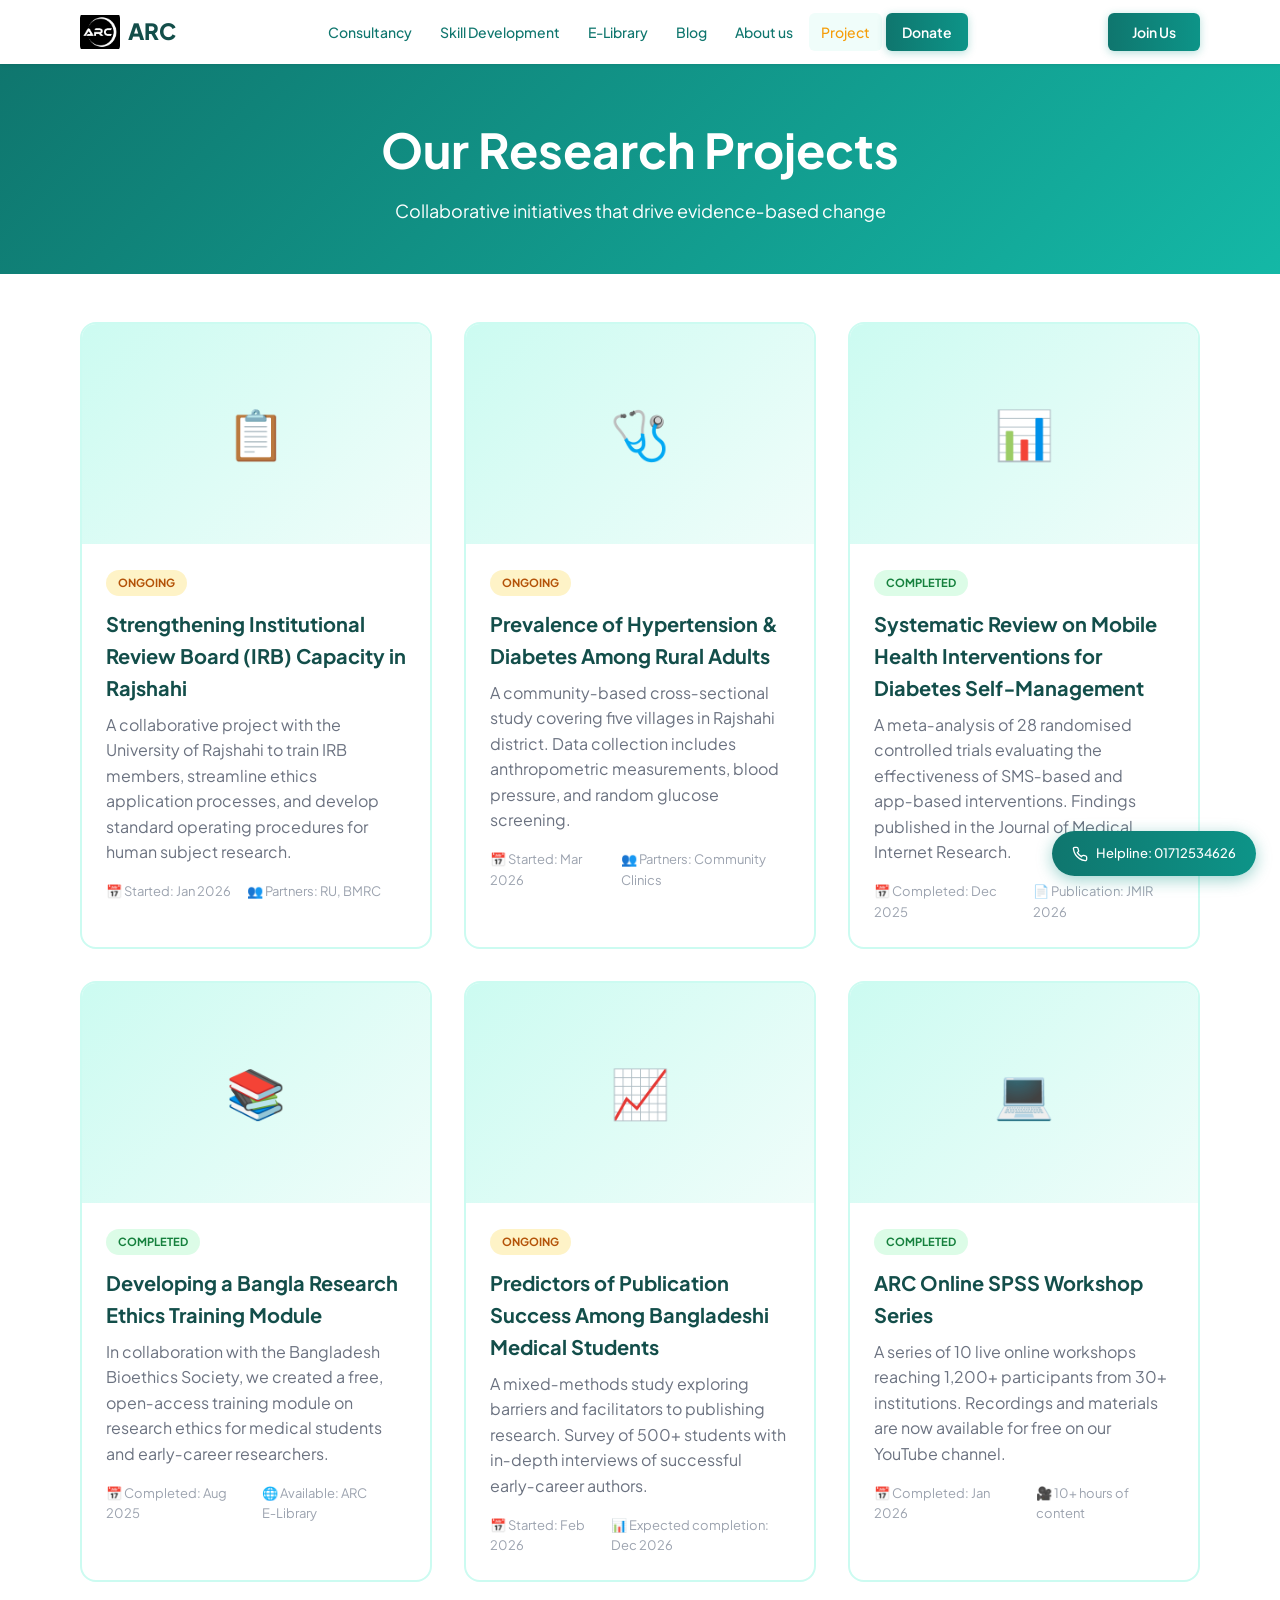
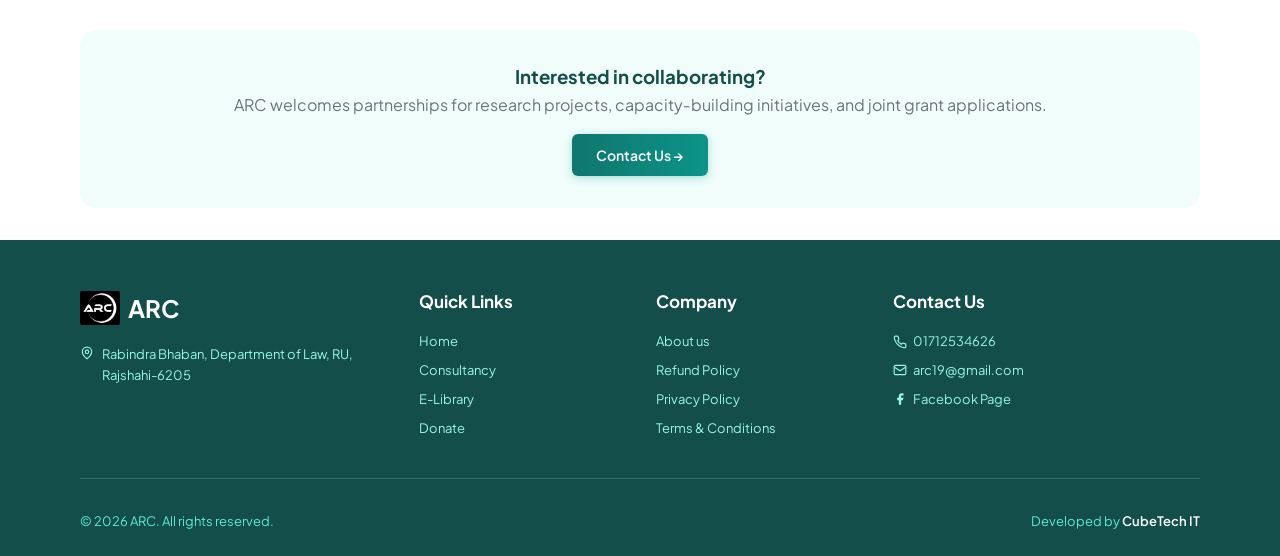
<file: project.html>
<!DOCTYPE html>
<html lang="en">
<head>
  <meta charset="UTF-8" />
  <meta name="viewport" content="width=device-width, initial-scale=1.0" />
  <title>ARC Projects – Ongoing & Completed Research</title>
  <meta name="description" content="Explore research projects supported by ARC – from clinical trials to public health studies. See our impact in action." />
  <link rel="preconnect" href="https://fonts.googleapis.com" />
  <link rel="preconnect" href="https://fonts.gstatic.com" crossorigin />
  <link href="https://fonts.googleapis.com/css2?family=Plus+Jakarta+Sans:wght@300;400;500;600;700;800&display=swap" rel="stylesheet" />
  <link rel="stylesheet" href="style.css" />
  <style>
    .project-hero {
      background: linear-gradient(135deg, #0f766e 0%, #14b8a6 100%);
      padding: 3rem 1rem;
      text-align: center;
      color: white;
    }
    .project-hero h1 {
      font-size: 2.5rem;
      margin-bottom: 0.5rem;
      animation: fadeInUp 0.6s ease-out;
    }
    .project-hero p {
      font-size: 1.125rem;
      max-width: 600px;
      margin: 0 auto;
      animation: fadeInUp 0.6s ease-out 0.1s both;
    }
    .project-grid {
      display: grid;
      grid-template-columns: 1fr;
      gap: 2rem;
      margin: 3rem 0;
    }
    .project-card {
      background: white;
      border: 2px solid #ccfbf1;
      border-radius: 16px;
      overflow: hidden;
      transition: all 0.3s;
      display: flex;
      flex-direction: column;
    }
    .project-card:hover {
      border-color: #2dd4bf;
      box-shadow: 0 12px 24px rgba(13,148,136,0.12);
      transform: translateY(-4px);
    }
    .project-img {
      height: 220px;
      background: linear-gradient(135deg, #ccfbf1, #f0fdfa);
      display: flex;
      align-items: center;
      justify-content: center;
      font-size: 3rem;
      color: #0f766e;
    }
    .project-content { padding: 1.5rem; }
    .project-status {
      display: inline-block;
      padding: 0.25rem 0.75rem;
      border-radius: 20px;
      font-size: 0.7rem;
      font-weight: 700;
      text-transform: uppercase;
      margin-bottom: 0.75rem;
    }
    .status-ongoing { background: #fef3c7; color: #b45309; }
    .status-completed { background: #dcfce7; color: #15803d; }
    .project-title { font-size: 1.25rem; font-weight: 700; color: #134e4a; margin-bottom: 0.5rem; }
    .project-desc { color: #6b7280; line-height: 1.6; margin-bottom: 1rem; }
    .project-meta { display: flex; gap: 1rem; font-size: 0.8125rem; color: #9ca3af; margin-top: 0.5rem; }
    @media (min-width: 768px) {
      .project-grid { grid-template-columns: repeat(2, 1fr); }
      .project-hero h1 { font-size: 3rem; }
    }
    @media (min-width: 1024px) {
      .project-grid { grid-template-columns: repeat(3, 1fr); }
    }
  </style>
</head>
<body>

  <header id="header">
    <div class="container header-inner">
      <a href="index.html" class="logo"><img src="logo.png" alt="ARC Logo" /><span>ARC</span></a>
      <nav id="desktopNav">
        <a href="index.html#consultancy">Consultancy</a>
        <a href="index.html#courses">Skill Development</a>
        <a href="elibrary.html">E-Library</a>
        <a href="blog.html">Blog</a>
        <a href="about.html">About us</a>
        <a href="project.html" class="active-nav">Project</a>
        <a href="donate.html" class="nav-donate-link">Donate</a>
      </nav>
      <a href="step2.html" class="btn-join">Join Us</a>
      <button id="menuToggle" aria-label="Toggle menu"><span class="hamburger"></span></button>
    </div>
    <nav id="mobileNav">
      <a href="index.html#consultancy">Consultancy</a>
      <a href="index.html#courses">Skill Development</a>
      <a href="elibrary.html">E-Library</a>
      <a href="blog.html">Blog</a>
      <a href="about.html">About us</a>
      <a href="project.html" class="active-nav">Project</a>
      <a href="donate.html" class="nav-donate-link">Donate</a>
      <a href="step2.html" class="btn-join-mobile">Join Us</a>
    </nav>
  </header>

  <main>
    <section class="project-hero">
      <div class="container">
        <h1>Our Research Projects</h1>
        <p>Collaborative initiatives that drive evidence‑based change</p>
      </div>
    </section>

    <div class="container">
      <div class="project-grid">
        <div class="project-card fade-in"><div class="project-img">📋</div><div class="project-content"><span class="project-status status-ongoing">Ongoing</span><h3 class="project-title">Strengthening Institutional Review Board (IRB) Capacity in Rajshahi</h3><p class="project-desc">A collaborative project with the University of Rajshahi to train IRB members, streamline ethics application processes, and develop standard operating procedures for human subject research.</p><div class="project-meta"><span>📅 Started: Jan 2026</span><span>👥 Partners: RU, BMRC</span></div></div></div>
        <div class="project-card fade-in"><div class="project-img">🩺</div><div class="project-content"><span class="project-status status-ongoing">Ongoing</span><h3 class="project-title">Prevalence of Hypertension & Diabetes Among Rural Adults</h3><p class="project-desc">A community‑based cross‑sectional study covering five villages in Rajshahi district. Data collection includes anthropometric measurements, blood pressure, and random glucose screening.</p><div class="project-meta"><span>📅 Started: Mar 2026</span><span>👥 Partners: Community Clinics</span></div></div></div>
        <div class="project-card fade-in"><div class="project-img">📊</div><div class="project-content"><span class="project-status status-completed">Completed</span><h3 class="project-title">Systematic Review on Mobile Health Interventions for Diabetes Self‑Management</h3><p class="project-desc">A meta‑analysis of 28 randomised controlled trials evaluating the effectiveness of SMS‑based and app‑based interventions. Findings published in the Journal of Medical Internet Research.</p><div class="project-meta"><span>📅 Completed: Dec 2025</span><span>📄 Publication: JMIR 2026</span></div></div></div>
        <div class="project-card fade-in"><div class="project-img">📚</div><div class="project-content"><span class="project-status status-completed">Completed</span><h3 class="project-title">Developing a Bangla Research Ethics Training Module</h3><p class="project-desc">In collaboration with the Bangladesh Bioethics Society, we created a free, open‑access training module on research ethics for medical students and early‑career researchers.</p><div class="project-meta"><span>📅 Completed: Aug 2025</span><span>🌐 Available: ARC E‑Library</span></div></div></div>
        <div class="project-card fade-in"><div class="project-img">📈</div><div class="project-content"><span class="project-status status-ongoing">Ongoing</span><h3 class="project-title">Predictors of Publication Success Among Bangladeshi Medical Students</h3><p class="project-desc">A mixed‑methods study exploring barriers and facilitators to publishing research. Survey of 500+ students with in‑depth interviews of successful early‑career authors.</p><div class="project-meta"><span>📅 Started: Feb 2026</span><span>📊 Expected completion: Dec 2026</span></div></div></div>
        <div class="project-card fade-in"><div class="project-img">💻</div><div class="project-content"><span class="project-status status-completed">Completed</span><h3 class="project-title">ARC Online SPSS Workshop Series</h3><p class="project-desc">A series of 10 live online workshops reaching 1,200+ participants from 30+ institutions. Recordings and materials are now available for free on our YouTube channel.</p><div class="project-meta"><span>📅 Completed: Jan 2026</span><span>🎥 10+ hours of content</span></div></div></div>
      </div>

      <div class="fade-in" style="background: #f0fdfa; border-radius: 16px; padding: 2rem; text-align: center; margin: 2rem 0;">
        <h3 style="color:#134e4a;">Interested in collaborating?</h3>
        <p style="color:#6b7280; margin-bottom: 1rem;">ARC welcomes partnerships for research projects, capacity‑building initiatives, and joint grant applications.</p>
        <a href="step2.html" class="btn-primary">Contact Us →</a>
      </div>
    </div>
  </main>

  <footer>
    <div class="container footer-inner">
      <div class="footer-grid">
        <div class="footer-brand"><div class="footer-logo"><img src="logo.png" alt="ARC" /><span>ARC</span></div><div class="footer-address"><svg width="14" height="14" viewBox="0 0 24 24" fill="none" stroke="currentColor" stroke-width="2"><path d="M20 10c0 6-8 12-8 12s-8-6-8-12a8 8 0 0 1 16 0Z"/><circle cx="12" cy="10" r="3"/></svg><p>Rabindra Bhaban, Department of Law, RU, Rajshahi-6205</p></div></div>
        <div class="footer-col"><h4>Quick Links</h4><ul><li><a href="index.html">Home</a></li><li><a href="index.html#consultancy">Consultancy</a></li><li><a href="elibrary.html">E-Library</a></li><li><a href="donate.html">Donate</a></li></ul></div>
        <div class="footer-col"><h4>Company</h4><ul><li><a href="about.html">About us</a></li><li><a href="#">Refund Policy</a></li><li><a href="#">Privacy Policy</a></li><li><a href="#">Terms & Conditions</a></li></ul></div>
        <div class="footer-col"><h4>Contact Us</h4><ul class="contact-list"><li><a href="tel:01712534626"><svg width="14" height="14" viewBox="0 0 24 24" fill="none" stroke="currentColor" stroke-width="2"><path d="M22 16.92v3a2 2 0 0 1-2.18 2 19.79 19.79 0 0 1-8.63-3.07 19.5 19.5 0 0 1-6-6 19.79 19.79 0 0 1-3.07-8.67A2 2 0 0 1 4.11 2h3a2 2 0 0 1 2 1.72 12.84 12.84 0 0 0 .7 2.81 2 2 0 0 1-.45 2.11L8.09 9.91a16 16 0 0 0 6 6l1.27-1.27a2 2 0 0 1 2.11-.45 12.84 12.84 0 0 0 2.81.7A2 2 0 0 1 22 16.92z"/></svg> 01712534626</a></li><li><a href="mailto:arc19@gmail.com"><svg width="14" height="14" viewBox="0 0 24 24" fill="none" stroke="currentColor" stroke-width="2"><rect width="20" height="16" x="2" y="4" rx="2"/><path d="m22 7-8.97 5.7a1.94 1.94 0 0 1-2.06 0L2 7"/></svg> arc19@gmail.com</a></li><li><a href="#" target="_blank"><svg width="14" height="14" viewBox="0 0 24 24" fill="currentColor"><path d="M18 2h-3a5 5 0 0 0-5 5v3H7v4h3v8h4v-8h3l1-4h-4V7a1 1 0 0 1 1-1h3z"/></svg> Facebook Page</a></li></ul></div>
      </div>
      <hr class="footer-divider" />
      <div class="footer-bottom"><p>&copy; 2026 ARC. All rights reserved.</p><p>Developed by <a href="#">CubeTech IT</a></p></div>
    </div>
  </footer>

  <a href="tel:01712534626" class="helpline-btn"><svg width="16" height="16" viewBox="0 0 24 24" fill="none" stroke="currentColor" stroke-width="2"><path d="M22 16.92v3a2 2 0 0 1-2.18 2 19.79 19.79 0 0 1-8.63-3.07 19.5 19.5 0 0 1-6-6 19.79 19.79 0 0 1-3.07-8.67A2 2 0 0 1 4.11 2h3a2 2 0 0 1 2 1.72 12.84 12.84 0 0 0 .7 2.81 2 2 0 0 1-.45 2.11L8.09 9.91a16 16 0 0 0 6 6l1.27-1.27a2 2 0 0 1 2.11-.45 12.84 12.84 0 0 0 2.81.7A2 2 0 0 1 22 16.92z"/></svg> Helpline: 01712534626</a>

  <script src="script.js"></script>
  <script>
    document.addEventListener('DOMContentLoaded', function() {
      var fadeElements = document.querySelectorAll('.fade-in');
      if (fadeElements.length && window.IntersectionObserver) {
        var observer = new IntersectionObserver(function(entries) {
          entries.forEach(function(entry) {
            if (entry.isIntersecting) {
              entry.target.classList.add('visible');
              observer.unobserve(entry.target);
            }
          });
        }, { threshold: 0.1, rootMargin: '0px 0px -40px 0px' });
        fadeElements.forEach(function(el) { observer.observe(el); });
      } else {
        fadeElements.forEach(function(el) { el.classList.add('visible'); });
      }
    });
  </script>
</body>
</html>
</file>
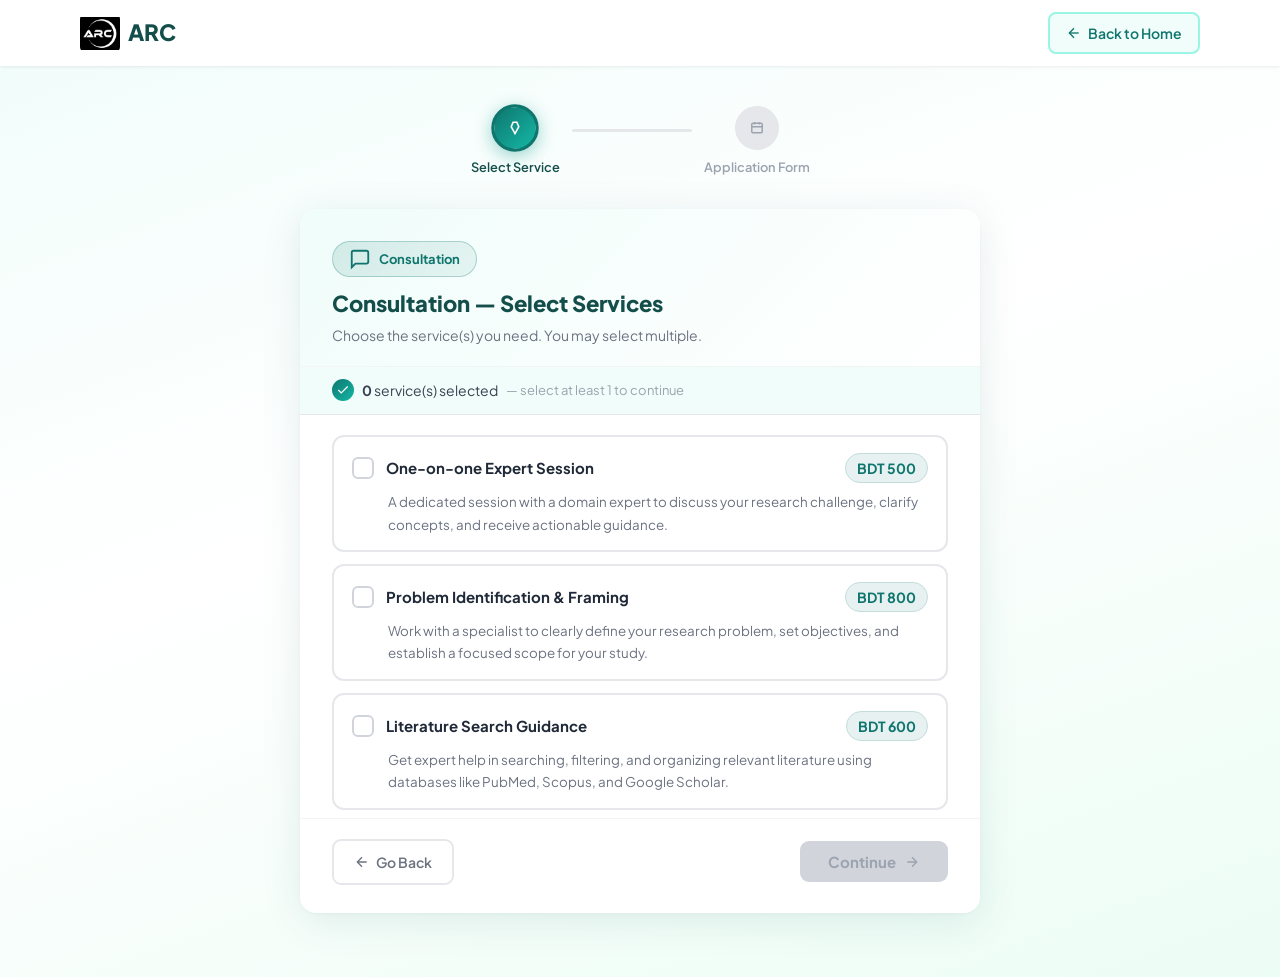
<file: step1.html>
<!DOCTYPE html>
<html lang="en">
<head>
  <meta charset="UTF-8" />
  <meta name="viewport" content="width=device-width, initial-scale=1.0" />
  <title>Select Services — ARC</title>
  <link rel="preconnect" href="https://fonts.googleapis.com" />
  <link rel="preconnect" href="https://fonts.gstatic.com" crossorigin />
  <link href="https://fonts.googleapis.com/css2?family=Plus+Jakarta+Sans:wght@300;400;500;600;700;800&display=swap" rel="stylesheet" />
  <link rel="stylesheet" href="style.css" />
  <link rel="stylesheet" href="booking.css" />
</head>
<body class="booking-page">

  <header id="header">
    <div class="container header-inner">
      <a href="index.html" class="logo">
        <img src="logo.png" alt="ARC Logo" />
        <span>ARC</span>
      </a>
      <a href="index.html" class="back-to-home">
        <svg width="16" height="16" viewBox="0 0 24 24" fill="none" stroke="currentColor" stroke-width="2"><path d="M19 12H5"/><path d="m12 19-7-7 7-7"/></svg>
        Back to Home
      </a>
    </div>
  </header>

  <main class="booking-main">
    <div class="booking-container">

      <div class="progress-bar-wrap">
        <div class="progress-step active" id="ps1">
          <div class="progress-dot">
            <svg width="14" height="14" viewBox="0 0 24 24" fill="none" stroke="currentColor" stroke-width="2.5"><path d="M9 3h6l3 7-6 11-6-11z"/></svg>
          </div>
          <span>Select Service</span>
        </div>
        <div class="progress-line" id="pline"></div>
        <div class="progress-step" id="ps2">
          <div class="progress-dot">
            <svg width="14" height="14" viewBox="0 0 24 24" fill="none" stroke="currentColor" stroke-width="2.5"><rect width="18" height="16" x="3" y="4" rx="2"/><path d="M16 2v4M8 2v4M3 10h18"/></svg>
          </div>
          <span>Application Form</span>
        </div>
      </div>

      <div class="booking-card">
        <div class="booking-card-header">
          <div class="service-badge" id="serviceBadge"></div>
          <h1 class="booking-title" id="pageTitle">Select Services</h1>
          <p class="booking-subtitle">Choose the service(s) you need. You may select multiple.</p>
        </div>

        <div class="selection-counter">
          <span class="counter-icon">
            <svg width="14" height="14" viewBox="0 0 24 24" fill="none" stroke="currentColor" stroke-width="2"><path d="M20 6 9 17l-5-5"/></svg>
          </span>
          <span id="countLabel"><strong>0</strong> service(s) selected</span>
          <span class="counter-hint">— select at least 1 to continue</span>
        </div>

        <!-- Service cards rendered by JS -->
        <div class="svc-card-grid" id="serviceGrid"></div>

        <!-- Total price bar -->
        <div class="price-bar" id="priceBar" style="display:none;">
          <div class="price-bar-left">
            <svg width="16" height="16" viewBox="0 0 24 24" fill="none" stroke="currentColor" stroke-width="2"><path d="M12 1v22M17 5H9.5a3.5 3.5 0 0 0 0 7h5a3.5 3.5 0 0 1 0 7H6"/></svg>
            Estimated Total
          </div>
          <div class="price-bar-amount" id="totalPrice">BDT 0</div>
        </div>

        <div class="booking-actions">
          <a href="index.html" class="btn-back">
            <svg width="16" height="16" viewBox="0 0 24 24" fill="none" stroke="currentColor" stroke-width="2"><path d="M19 12H5"/><path d="m12 19-7-7 7-7"/></svg>
            Go Back
          </a>
          <button class="btn-continue" id="continueBtn" disabled onclick="goToStep2()">
            Continue
            <svg width="16" height="16" viewBox="0 0 24 24" fill="none" stroke="currentColor" stroke-width="2"><path d="M5 12h14"/><path d="m12 5 7 7-7 7"/></svg>
          </button>
        </div>
      </div>

    </div>
  </main>

  <script>
    var SERVICES = [
      {
        title: 'Consultation',
        icon: '<svg width="22" height="22" viewBox="0 0 24 24" fill="none" stroke="currentColor" stroke-width="2"><path d="M21 15a2 2 0 0 1-2 2H7l-4 4V5a2 2 0 0 1 2-2h14a2 2 0 0 1 2 2z"/></svg>',
        color: '#0f766e',
        items: [
          {
            name: 'One-on-one Expert Session',
            desc: 'A dedicated session with a domain expert to discuss your research challenge, clarify concepts, and receive actionable guidance.',
            price: 500
          },
          {
            name: 'Problem Identification & Framing',
            desc: 'Work with a specialist to clearly define your research problem, set objectives, and establish a focused scope for your study.',
            price: 800
          },
          {
            name: 'Literature Search Guidance',
            desc: 'Get expert help in searching, filtering, and organizing relevant literature using databases like PubMed, Scopus, and Google Scholar.',
            price: 600
          }
        ]
      },
      {
        title: 'Protocol',
        icon: '<svg width="22" height="22" viewBox="0 0 24 24" fill="none" stroke="currentColor" stroke-width="2"><rect width="18" height="18" x="3" y="3" rx="2"/><path d="M7 7h10"/><path d="M7 12h10"/><path d="M7 17h10"/></svg>',
        color: '#0d9488',
        items: [
          {
            name: 'Study Design & Methodology',
            desc: 'Expert assistance in selecting the right study design—RCT, cohort, cross-sectional—and developing a robust methodology aligned with your objectives.',
            price: 2500
          },
          {
            name: 'Ethics Committee Preparation',
            desc: 'Comprehensive support in drafting and organizing all documents required for institutional ethics committee (IEC/IRB) approval.',
            price: 1500
          },
          {
            name: 'Sample Size Calculation',
            desc: 'Statistically sound sample size determination using appropriate formulas and software, with a clear justification report.',
            price: 800
          },
          {
            name: 'Data Collection Plan',
            desc: 'Design of structured data collection tools—questionnaires, CRFs, checklists—tailored to your study\'s specific data needs.',
            price: 1200
          },
          {
            name: 'Statistical Analysis Plan (SAP)',
            desc: 'A detailed pre-specified plan outlining the statistical methods, tests, and software to be used for analyzing your research data.',
            price: 1500
          },
          {
            name: 'Timeline & Budgeting',
            desc: 'A realistic project timeline (Gantt chart) and itemized budget estimation to help you plan and manage your research efficiently.',
            price: 700
          },
          {
            name: 'Regulatory Compliance',
            desc: 'Guidance on ensuring your study complies with national and international research regulations, including GCP and Helsinki Declaration principles.',
            price: 1000
          },
          {
            name: 'Informed Consent Drafting',
            desc: 'Preparation of clear, participant-friendly informed consent forms (ICF) in English and local language as required.',
            price: 600
          }
        ]
      },
      {
        title: 'Thesis & Dissertation',
        icon: '<svg width="22" height="22" viewBox="0 0 24 24" fill="none" stroke="currentColor" stroke-width="2"><path d="M22 10v6M2 10l10-5 10 5-10 5z"/><path d="M6 12v5c3 3 6 3 6 3s3 0 6-3v-5"/></svg>',
        color: '#0f766e',
        items: [
          {
            name: 'Topic Selection & Refinement',
            desc: 'Consultation to identify a feasible, original, and academically significant thesis topic aligned with your field and institutional requirements.',
            price: 800
          },
          {
            name: 'Proposal Writing',
            desc: 'Full support in writing a well-structured research proposal covering background, rationale, objectives, methodology, and references.',
            price: 3000
          },
          {
            name: 'Literature Review',
            desc: 'Systematic and narrative literature review services, covering search strategy, critical appraisal, synthesis, and proper citation.',
            price: 2500
          },
          {
            name: 'Methodology Design',
            desc: 'Detailed design of the methods chapter including study type, population, sampling, tools, data collection, and analysis approach.',
            price: 2000
          },
          {
            name: 'Data Analysis & Interpretation',
            desc: 'Professional analysis of your collected data using SPSS, R, or Stata, with clear interpretation of results in context.',
            price: 3000
          },
          {
            name: 'Chapter-wise Writing Support',
            desc: 'Guided writing assistance for each thesis chapter—Introduction, Methods, Results, Discussion, Conclusion—with expert feedback.',
            price: 4000
          },
          {
            name: 'Formatting & Citation',
            desc: 'Full document formatting per your institution\'s guidelines and citation management (APA, Vancouver, Harvard, etc.) using Mendeley or Zotero.',
            price: 1000
          },
          {
            name: 'Defense Preparation',
            desc: 'Mock defense sessions, slide preparation coaching, and anticipated Q&A preparation to help you present confidently.',
            price: 1500
          },
          {
            name: 'Revision & Resubmission',
            desc: 'Expert assistance in addressing examiner comments and revising the thesis for resubmission, ensuring all feedback is properly incorporated.',
            price: 2000
          },
          {
            name: 'Plagiarism Check & Correction',
            desc: 'Thorough plagiarism screening using Turnitin or iThenticate, followed by paraphrasing and rewriting to bring similarity within acceptable limits.',
            price: 800
          },
          {
            name: 'Final Submission Guidance',
            desc: 'Step-by-step support through the final submission process including print, binding, digital submission, and repository upload.',
            price: 500
          }
        ]
      },
      {
        title: 'Data Analysis',
        icon: '<svg width="22" height="22" viewBox="0 0 24 24" fill="none" stroke="currentColor" stroke-width="2"><line x1="18" x2="18" y1="20" y2="10"/><line x1="12" x2="12" y1="20" y2="4"/><line x1="6" x2="6" y1="20" y2="14"/></svg>',
        color: '#14b8a6',
        items: [
          {
            name: 'Statistical Analysis (SPSS/R/Stata)',
            desc: 'Comprehensive quantitative data analysis using industry-standard software, including descriptive, inferential, and multivariate techniques.',
            price: 3500
          },
          {
            name: 'Data Visualization',
            desc: 'Creation of publication-quality charts, graphs, and infographics to clearly represent your research findings.',
            price: 1500
          },
          {
            name: 'Regression & Correlation Analysis',
            desc: 'In-depth regression modeling (linear, logistic, Cox) and correlation analysis with result interpretation and model diagnostics.',
            price: 2000
          },
          {
            name: 'Report-ready Output',
            desc: 'Delivery of fully formatted analysis output tables and figures ready for direct insertion into your thesis, paper, or report.',
            price: 1000
          }
        ]
      },
      {
        title: 'Journal Article & Publication',
        icon: '<svg width="22" height="22" viewBox="0 0 24 24" fill="none" stroke="currentColor" stroke-width="2"><path d="M17 3a2.85 2.83 0 1 1 4 4L7.5 20.5 2 22l1.5-5.5Z"/></svg>',
        color: '#0d9488',
        items: [
          {
            name: 'Manuscript Writing & Editing',
            desc: 'Professional writing or editing of full research manuscripts following IMRAD structure with language polishing and clarity improvement.',
            price: 5000
          },
          {
            name: 'Journal Selection Strategy',
            desc: 'Data-driven journal targeting based on scope, impact factor, indexing, open-access options, and turnaround time.',
            price: 800
          },
          {
            name: 'Response to Reviewers',
            desc: 'Expert drafting of point-by-point responses to peer reviewer comments, with corresponding manuscript revisions.',
            price: 2000
          },
          {
            name: 'Formatting per Journal Guidelines',
            desc: 'Complete manuscript formatting—structure, references, figures, tables—strictly per the target journal\'s author instructions.',
            price: 1000
          },
          {
            name: 'Reference Management',
            desc: 'Organizing, cleaning, and formatting all citations using Mendeley, Zotero, or EndNote in the required citation style.',
            price: 600
          },
          {
            name: 'Abstract & Cover Letter Drafting',
            desc: 'Crafting a compelling structured abstract and a persuasive cover letter highlighting the novelty and significance of your work.',
            price: 800
          },
          {
            name: 'Ethical Compliance Review',
            desc: 'Review of manuscript for ethical reporting standards including CONSORT, STROBE, PRISMA, and proper ethics statement inclusion.',
            price: 700
          },
          {
            name: 'Post-publication Support',
            desc: 'Assistance with post-publication queries, correction notices, or handling editorial follow-up communications.',
            price: 500
          },
          {
            name: 'Indexing Assistance',
            desc: 'Guidance on registering your article with indexing databases and DOI services to maximize discoverability and citations.',
            price: 600
          }
        ]
      }
    ];

    var selectedItems = [];

    var params = new URLSearchParams(window.location.search);
    var sIdx = parseInt(params.get('service')) || 0;
    if (sIdx < 0 || sIdx >= SERVICES.length) sIdx = 0;

    var service = SERVICES[sIdx];

    // Set badge & title
    document.getElementById('pageTitle').textContent = service.title + ' — Select Services';
    var badge = document.getElementById('serviceBadge');
    badge.innerHTML = service.icon + '<span>' + service.title + '</span>';
    badge.style.background = 'linear-gradient(135deg,' + service.color + '22,' + service.color + '11)';
    badge.style.color = service.color;
    badge.style.borderColor = service.color + '44';

    // Build service cards
    var grid = document.getElementById('serviceGrid');
    service.items.forEach(function(item, idx) {
      var card = document.createElement('div');
      card.className = 'svc-card';
      card.setAttribute('data-idx', idx);
      card.innerHTML =
        '<div class="svc-card-top">' +
          '<div class="svc-card-check">' +
            '<svg width="13" height="13" viewBox="0 0 24 24" fill="none" stroke="white" stroke-width="3"><path d="M20 6 9 17l-5-5"/></svg>' +
          '</div>' +
          '<div class="svc-card-title">' + item.name + '</div>' +
          '<div class="svc-card-price">BDT ' + item.price.toLocaleString() + '</div>' +
        '</div>' +
        '<p class="svc-card-desc">' + item.desc + '</p>';

      card.style.setProperty('--svc-color', service.color);

      card.addEventListener('click', function() {
        toggleItem(idx, item.name, item.price, card);
      });
      grid.appendChild(card);
    });

    function toggleItem(idx, name, price, el) {
      var pos = selectedItems.findIndex(function(s) { return s.idx === idx; });
      if (pos === -1) {
        selectedItems.push({ idx: idx, name: name, price: price });
        el.classList.add('selected');
      } else {
        selectedItems.splice(pos, 1);
        el.classList.remove('selected');
      }
      updateCounter();
    }

    function updateCounter() {
      var n = selectedItems.length;
      var total = selectedItems.reduce(function(sum, s) { return sum + s.price; }, 0);

      document.getElementById('countLabel').innerHTML =
        '<strong>' + n + '</strong> service(s) selected';
      document.getElementById('continueBtn').disabled = n === 0;

      var priceBar = document.getElementById('priceBar');
      if (n > 0) {
        priceBar.style.display = 'flex';
        document.getElementById('totalPrice').textContent = 'BDT ' + total.toLocaleString();
      } else {
        priceBar.style.display = 'none';
      }
    }

    function goToStep2() {
      if (selectedItems.length === 0) return;
      var names = selectedItems.map(function(s) { return encodeURIComponent(s.name); }).join('|');
      window.location.href = 'step2.html?service=' + sIdx + '&items=' + names;
    }
  </script>
</body>
</html>
</file>
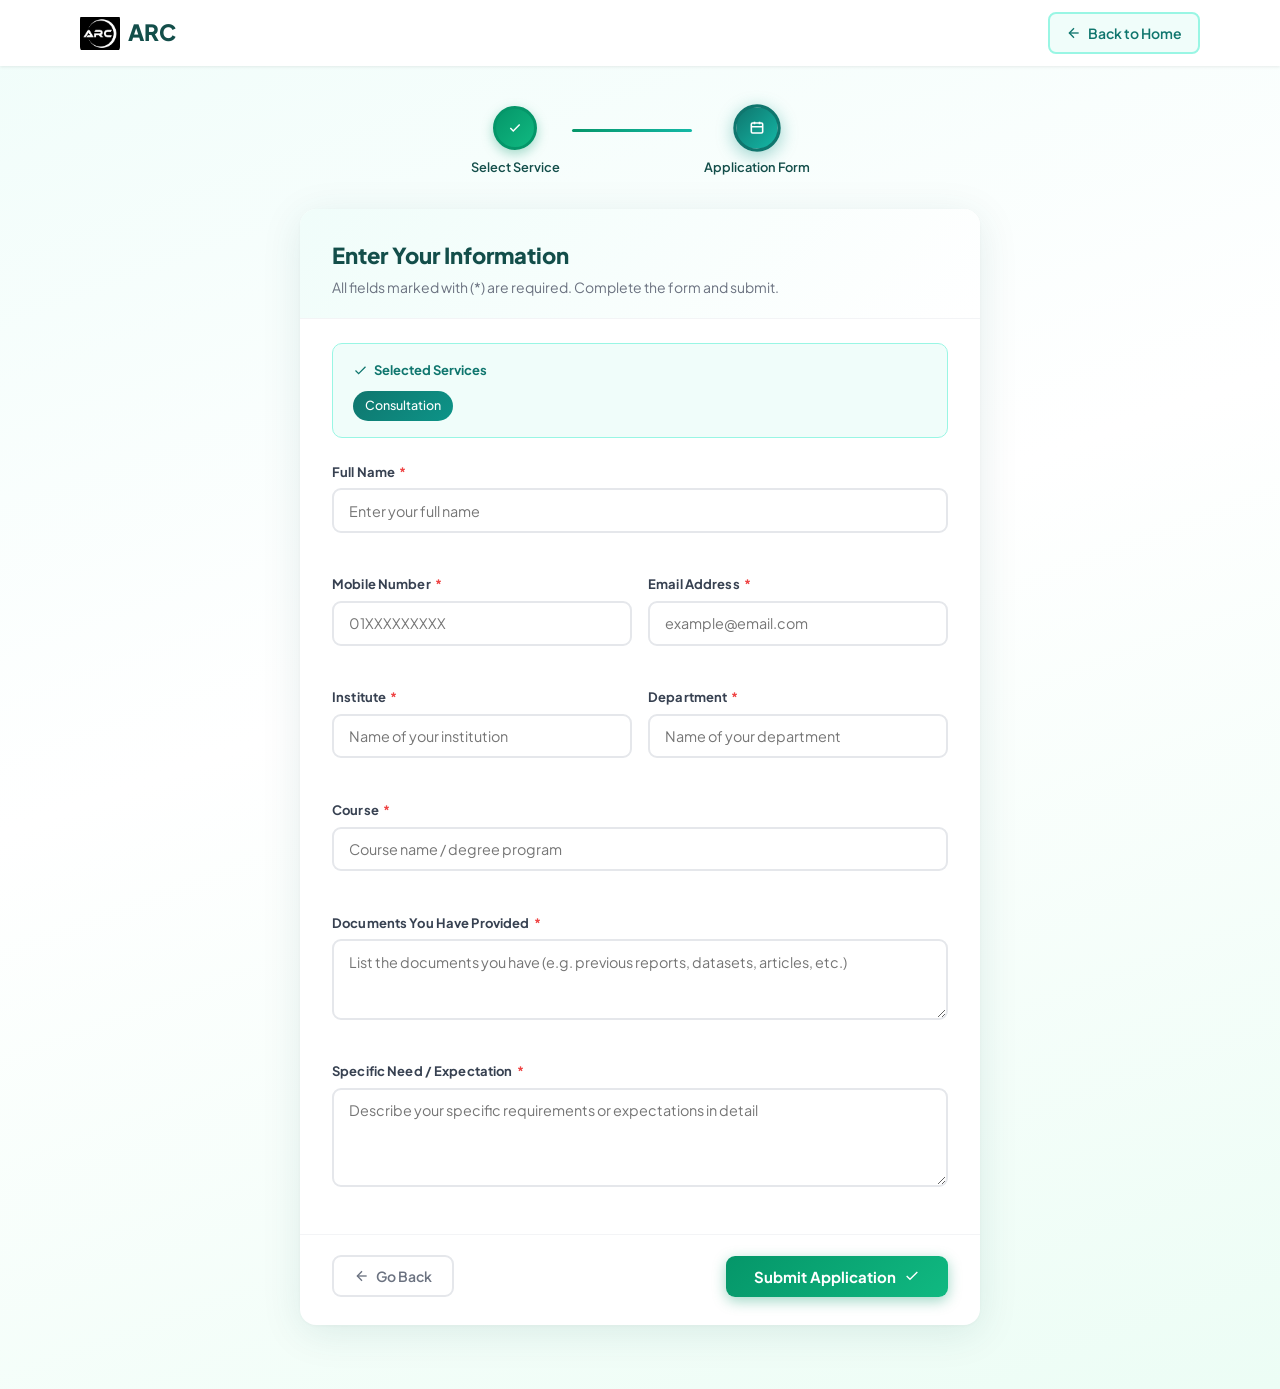
<file: step2.html>
<!DOCTYPE html>
<html lang="en">
<head>
  <meta charset="UTF-8" />
  <meta name="viewport" content="width=device-width, initial-scale=1.0" />
  <title>Application Form — ARC</title>
  <link rel="preconnect" href="https://fonts.googleapis.com" />
  <link rel="preconnect" href="https://fonts.gstatic.com" crossorigin />
  <link href="https://fonts.googleapis.com/css2?family=Plus+Jakarta+Sans:wght@300;400;500;600;700;800&display=swap" rel="stylesheet" />
  <link rel="stylesheet" href="style.css" />
  <link rel="stylesheet" href="booking.css" />
</head>
<body class="booking-page">

  <!-- Header -->
  <header id="header">
    <div class="container header-inner">
      <a href="index.html" class="logo">
        <img src="logo.png" alt="ARC Logo" />
        <span>ARC</span>
      </a>
      <a href="index.html" class="back-to-home">
        <svg width="16" height="16" viewBox="0 0 24 24" fill="none" stroke="currentColor" stroke-width="2"><path d="M19 12H5"/><path d="m12 19-7-7 7-7"/></svg>
        Back to Home
      </a>
    </div>
  </header>

  <main class="booking-main">
    <div class="booking-container">

      <!-- Progress Bar -->
      <div class="progress-bar-wrap">
        <div class="progress-step completed" id="ps1">
          <div class="progress-dot">
            <svg width="14" height="14" viewBox="0 0 24 24" fill="none" stroke="currentColor" stroke-width="2.5"><path d="M20 6 9 17l-5-5"/></svg>
          </div>
          <span>Select Service</span>
        </div>
        <div class="progress-line completed" id="pline"></div>
        <div class="progress-step active" id="ps2">
          <div class="progress-dot">
            <svg width="14" height="14" viewBox="0 0 24 24" fill="none" stroke="currentColor" stroke-width="2.5"><rect width="18" height="16" x="3" y="4" rx="2"/><path d="M16 2v4M8 2v4M3 10h18"/></svg>
          </div>
          <span>Application Form</span>
        </div>
      </div>

      <!-- Form Card -->
      <div class="booking-card" id="formCard">
        <div class="booking-card-header">
          <h1 class="booking-title">Enter Your Information</h1>
          <p class="booking-subtitle">All fields marked with (*) are required. Complete the form and submit.</p>
        </div>

        <!-- Selected Services Summary -->
        <div class="selected-summary" id="selectedSummary">
          <div class="summary-heading">
            <svg width="15" height="15" viewBox="0 0 24 24" fill="none" stroke="currentColor" stroke-width="2"><path d="M20 6 9 17l-5-5"/></svg>
            Selected Services
          </div>
          <div class="summary-tags" id="summaryTags"></div>
        </div>

        <!-- Form -->
        <div class="form-body">
          <div class="form-group">
            <label class="form-label" for="fName">Full Name <span class="req">*</span></label>
            <input type="text" id="fName" class="form-input" placeholder="Enter your full name" />
            <span class="form-error" id="errName"></span>
          </div>

          <div class="form-row-2">
            <div class="form-group">
              <label class="form-label" for="fMobile">Mobile Number <span class="req">*</span></label>
              <input type="tel" id="fMobile" class="form-input" placeholder="01XXXXXXXXX" maxlength="11" />
              <span class="form-error" id="errMobile"></span>
            </div>
            <div class="form-group">
              <label class="form-label" for="fEmail">Email Address <span class="req">*</span></label>
              <input type="email" id="fEmail" class="form-input" placeholder="example@email.com" />
              <span class="form-error" id="errEmail"></span>
            </div>
          </div>

          <div class="form-row-2">
            <div class="form-group">
              <label class="form-label" for="fInstitute">Institute <span class="req">*</span></label>
              <input type="text" id="fInstitute" class="form-input" placeholder="Name of your institution" />
              <span class="form-error" id="errInstitute"></span>
            </div>
            <div class="form-group">
              <label class="form-label" for="fDepartment">Department <span class="req">*</span></label>
              <input type="text" id="fDepartment" class="form-input" placeholder="Name of your department" />
              <span class="form-error" id="errDepartment"></span>
            </div>
          </div>

          <div class="form-group">
            <label class="form-label" for="fCourse">Course <span class="req">*</span></label>
            <input type="text" id="fCourse" class="form-input" placeholder="Course name / degree program" />
            <span class="form-error" id="errCourse"></span>
          </div>

          <div class="form-group">
            <label class="form-label" for="fDocuments">Documents You Have Provided <span class="req">*</span></label>
            <textarea id="fDocuments" class="form-textarea" rows="3" placeholder="List the documents you have (e.g. previous reports, datasets, articles, etc.)"></textarea>
            <span class="form-error" id="errDocuments"></span>
          </div>

          <div class="form-group">
            <label class="form-label" for="fNeed">Specific Need / Expectation <span class="req">*</span></label>
            <textarea id="fNeed" class="form-textarea" rows="4" placeholder="Describe your specific requirements or expectations in detail"></textarea>
            <span class="form-error" id="errNeed"></span>
          </div>
        </div>

        <div class="booking-actions">
          <button class="btn-back" onclick="history.back()">
            <svg width="16" height="16" viewBox="0 0 24 24" fill="none" stroke="currentColor" stroke-width="2"><path d="M19 12H5"/><path d="m12 19-7-7 7-7"/></svg>
            Go Back
          </button>
          <button class="btn-submit" onclick="submitForm()">
            Submit Application
            <svg width="16" height="16" viewBox="0 0 24 24" fill="none" stroke="currentColor" stroke-width="2"><path d="M20 6 9 17l-5-5"/></svg>
          </button>
        </div>
      </div>

      <!-- Success Card (hidden initially) -->
      <div class="booking-card success-card" id="successCard" style="display:none;">
        <div class="success-body">
          <div class="success-icon-wrap">
            <svg width="44" height="44" viewBox="0 0 24 24" fill="none" stroke="white" stroke-width="2.5"><path d="M20 6 9 17l-5-5"/></svg>
          </div>
          <h2 class="success-title">Application Submitted!</h2>
          <p class="success-msg">Your application has been submitted successfully. The ARC team will get in touch with you shortly.</p>
          <div class="success-info" id="successInfo"></div>
          <a href="index.html" class="btn-continue" style="display:inline-flex; text-decoration:none;">
            <svg width="16" height="16" viewBox="0 0 24 24" fill="none" stroke="currentColor" stroke-width="2"><path d="M3 9l9-7 9 7v11a2 2 0 0 1-2 2H5a2 2 0 0 1-2-2z"/><polyline points="9 22 9 12 15 12 15 22"/></svg>
            Return to Homepage
          </a>
        </div>
      </div>

    </div>
  </main>

  <script>
    // Read URL params
    var params = new URLSearchParams(window.location.search);
    var sIdx = parseInt(params.get('service')) || 0;
    var itemsRaw = params.get('items') || '';
    var selectedNames = itemsRaw ? itemsRaw.split('|').map(decodeURIComponent) : [];

    var SERVICE_TITLES = [
      'Consultation', 'Protocol', 'Thesis & Dissertation',
      'Data Analysis', 'Journal Article & Publication'
    ];
    var serviceTitle = SERVICE_TITLES[sIdx] || 'Service';

    // Build summary tags
    var tagsContainer = document.getElementById('summaryTags');
    if (selectedNames.length > 0) {
      selectedNames.forEach(function(name) {
        var tag = document.createElement('span');
        tag.className = 'stag';
        tag.innerHTML =
          '<svg width="10" height="10" viewBox="0 0 24 24" fill="none" stroke="currentColor" stroke-width="3"><path d="M20 6 9 17l-5-5"/></svg> ' + name;
        tagsContainer.appendChild(tag);
      });
    } else {
      var tag = document.createElement('span');
      tag.className = 'stag';
      tag.textContent = serviceTitle;
      tagsContainer.appendChild(tag);
    }

    // Form validation & submit
    function submitForm() {
      var fields = [
        { id: 'fName',       err: 'errName',       label: 'Full Name',      min: 2 },
        { id: 'fMobile',     err: 'errMobile',     label: 'Mobile Number',  min: 11, pattern: /^01[0-9]{9}$/ },
        { id: 'fEmail',      err: 'errEmail',      label: 'Email Address',  min: 5,  pattern: /^[^\s@]+@[^\s@]+\.[^\s@]+$/ },
        { id: 'fInstitute',  err: 'errInstitute',  label: 'Institute',      min: 2 },
        { id: 'fDepartment', err: 'errDepartment', label: 'Department',     min: 2 },
        { id: 'fCourse',     err: 'errCourse',     label: 'Course',         min: 2 },
        { id: 'fDocuments',  err: 'errDocuments',  label: 'Documents',      min: 3 },
        { id: 'fNeed',       err: 'errNeed',       label: 'Specific Need',  min: 5 }
      ];

      var valid = true;
      var firstErrorEl = null;

      fields.forEach(function(f) {
        var el = document.getElementById(f.id);
        var errEl = document.getElementById(f.err);
        var val = el.value.trim();
        el.classList.remove('error');
        errEl.textContent = '';

        if (!val || val.length < f.min) {
          el.classList.add('error');
          errEl.textContent = f.label + ' is required.';
          valid = false;
          if (!firstErrorEl) firstErrorEl = el;
        } else if (f.pattern && !f.pattern.test(val)) {
          el.classList.add('error');
          if (f.id === 'fMobile') errEl.textContent = 'Enter a valid mobile number (01XXXXXXXXX).';
          else if (f.id === 'fEmail') errEl.textContent = 'Enter a valid email address.';
          valid = false;
          if (!firstErrorEl) firstErrorEl = el;
        }
      });

      if (!valid) {
        if (firstErrorEl) firstErrorEl.scrollIntoView({ behavior: 'smooth', block: 'center' });
        return;
      }

      // Build success info
      var infoHtml =
        '<div class="sinfo-row"><span class="sinfo-label">Name:</span><span>' + document.getElementById('fName').value.trim() + '</span></div>' +
        '<div class="sinfo-row"><span class="sinfo-label">Mobile:</span><span>' + document.getElementById('fMobile').value.trim() + '</span></div>' +
        '<div class="sinfo-row"><span class="sinfo-label">Email:</span><span>' + document.getElementById('fEmail').value.trim() + '</span></div>' +
        '<div class="sinfo-row"><span class="sinfo-label">Service:</span><span>' + serviceTitle + '</span></div>';
      document.getElementById('successInfo').innerHTML = infoHtml;

      // Show success
      document.getElementById('formCard').style.display = 'none';
      document.getElementById('successCard').style.display = 'block';
      window.scrollTo({ top: 0, behavior: 'smooth' });
    }
  </script>
</body>
</html>
</file>
<file: style.css>
/* ──-------------------- Reset & Base ---------------── */
*, *::before, *::after {
  margin: 0;
  padding: 0;
  box-sizing: border-box;
}

html {
  scroll-behavior: smooth;
}

body {
  font-family: 'Plus Jakarta Sans', ui-sans-serif, system-ui, sans-serif;
  line-height: 1.6;
  color: #1a1a1a;
  background: #ffffff;
  -webkit-font-smoothing: antialiased;
}

a {
  text-decoration: none;
  color: inherit;
}

img {
  max-width: 100%;
  height: auto;
  display: block;
}

ul {
  list-style: none;
}

/* ── Container ── */
.container {
  max-width: 72rem;
  margin: 0 auto;
  padding: 0 1rem;
  width: 100%;
}
/* ═══════════════════════════════════════════════
   HEADER
   ═══════════════════════════════════════════════ */
#header {
  position: sticky;
  top: 0;
  z-index: 100;
  background: #ffffff;
  box-shadow: 0 1px 3px rgba(0,0,0,0.08);
  transition: all 0.3s;
}

#header.scrolled {
  background: rgba(255,255,255,0.97);
  backdrop-filter: blur(12px);
  box-shadow: 0 4px 12px rgba(0,0,0,0.1);
}

.header-inner {
  display: flex;
  align-items: center;
  justify-content: space-between;
  padding: 0.75rem 1rem;
  gap: 1rem;
}

.logo {
  display: flex;
  align-items: center;
  gap: 0.5rem;
  flex-shrink: 0;
}

.logo img {
  height: 40px;
  width: 40px;
  object-fit: contain;
  border-radius: 6px;
}

.logo span {
  font-size: 1.4rem;
  font-weight: 800;
  color: #134e4a;
}

#desktopNav {
  display: none;
  align-items: center;
  gap: 0.25rem;
}

#desktopNav a {
  padding: 0.5rem 0.75rem;
  font-size: 0.875rem;
  font-weight: 500;
  color: #0f766e;
  border-radius: 6px;
  transition: all 0.3s;
}

#desktopNav a:hover {
  color: #f87171;
  background: #f0fdfa;
}

/* Donate nav link - highlighted */
.nav-donate-link {
  background: linear-gradient(to right, #0f766e, #0d9488) !important;
  color: #ffffff !important;
  border-radius: 6px !important;
  font-weight: 600 !important;
  padding: 0.5rem 1rem !important;
  box-shadow: 0 2px 8px rgba(13,148,136,0.3);
  transition: all 0.3s;
}

.nav-donate-link:hover {
  background: linear-gradient(to right, #0d9488, #14b8a6) !important;
  color: #ffffff !important;
  box-shadow: 0 4px 12px rgba(13,148,136,0.4) !important;
  transform: translateY(-1px);
}

.btn-join {
  display: none;
  padding: 0.5rem 1.5rem;
  background: linear-gradient(to right, #0f766e, #0d9488);
  color: #fff;
  font-weight: 600;
  font-size: 0.875rem;
  border-radius: 6px;
  transition: all 0.3s;
  box-shadow: 0 2px 8px rgba(13,148,136,0.3);
}

.btn-join:hover {
  background: linear-gradient(to right, #0d9488, #14b8a6);
  box-shadow: 0 4px 12px rgba(13,148,136,0.4);
  transform: translateY(-1px);
}

#menuToggle {
  display: flex;
  align-items: center;
  justify-content: center;
  width: 40px;
  height: 40px;
  background: none;
  border: none;
  cursor: pointer;
  position: relative;
}

.hamburger, .hamburger::before, .hamburger::after {
  display: block;
  width: 22px;
  height: 2px;
  background: #0f766e;
  border-radius: 2px;
  transition: all 0.3s;
}

.hamburger::before, .hamburger::after {
  content: '';
  position: absolute;
  left: 9px;
}

.hamburger::before { top: 10px; }
.hamburger::after { top: 26px; }

#menuToggle.active .hamburger { background: transparent; }
#menuToggle.active .hamburger::before { top: 18px; transform: rotate(45deg); }
#menuToggle.active .hamburger::after { top: 18px; transform: rotate(-45deg); }

#mobileNav {
  display: none;
  flex-direction: column;
  padding: 0.5rem 1rem 1rem;
  border-top: 1px solid #f0f0f0;
  background: #fff;
  animation: slideDown 0.3s ease;
}

#mobileNav.open {
  display: flex;
}

#mobileNav a {
  padding: 0.75rem 1rem;
  font-size: 0.875rem;
  font-weight: 500;
  color: #0f766e;
  border-radius: 8px;
  transition: all 0.2s;
}

#mobileNav a:hover {
  color: #f87171;
  background: #f0fdfa;
}

/* Donate nav link mobile - highlighted */
#mobileNav .nav-donate-link {
  background: linear-gradient(to right, #0f766e, #0d9488) !important;
  color: #ffffff !important;
  text-align: center;
  font-weight: 600 !important;
  border-radius: 6px !important;
  margin-top: 0.25rem;
}

.btn-join-mobile {
  margin-top: 0.5rem;
  padding: 0.625rem 1rem;
  background: linear-gradient(to right, #0f766e, #0d9488);
  color: #fff !important;
  font-weight: 600;
  border-radius: 6px;
  text-align: center;
}

@keyframes slideDown {
  from { opacity: 0; transform: translateY(-10px); }
  to { opacity: 1; transform: translateY(0); }
}

@media (min-width: 1024px) {
  #desktopNav { display: flex; }
  .btn-join { display: inline-block; }
  #menuToggle { display: none; }
}

/* ═══════════════════════════════════════════════
   HERO SECTION
   ═══════════════════════════════════════════════ */
#hero {
  position: relative;
  min-height: 60vh;
  display: flex;
  align-items: center;
  overflow: hidden;
  background: linear-gradient(135deg, #134e4a 0%, #0f766e 30%, #0d9488 60%, #14b8a6 100%);
}

.hero-overlay {
  position: absolute;
  inset: 0;
  background: linear-gradient(to top, rgba(19,78,74,0.85), rgba(19,78,74,0.3), rgba(19,78,74,0.5));
  z-index: 1;
}

.hero-bg-pattern {
  position: absolute;
  inset: 0;
  background-image: 
    radial-gradient(circle at 20% 50%, rgba(45,212,191,0.15) 0%, transparent 50%),
    radial-gradient(circle at 80% 30%, rgba(94,234,212,0.1) 0%, transparent 50%),
    radial-gradient(circle at 60% 80%, rgba(20,184,166,0.12) 0%, transparent 40%);
  z-index: 1;
}

.hero-content {
  position: relative;
  z-index: 2;
  text-align: center;
  padding: 5rem 1rem 8rem;
}

.hero-welcome {
  color: #99f6e4;
  font-size: 1.125rem;
  margin-bottom: 0.25rem;
  animation: fadeInUp 0.6s ease-out;
}

.hero-title {
  font-size: 3.5rem;
  font-weight: 800;
  color: #ffffff;
  letter-spacing: 4px;
  margin-bottom: 0.5rem;
  animation: fadeInUp 0.6s ease-out 0.1s both;
}

.hero-subtitle {
  font-size: 1.25rem;
  color: #ccfbf1;
  margin-bottom: 2rem;
  max-width: 32rem;
  margin-left: auto;
  margin-right: auto;
  animation: fadeInUp 0.6s ease-out 0.2s both;
}

.btn-hero-join {
  display: inline-flex;
  align-items: center;
  gap: 0.5rem;
  padding: 0.875rem 2rem;
  background: #ffffff;
  color: #134e4a;
  font-weight: 700;
  font-size: 1.125rem;
  border-radius: 8px;
  box-shadow: 0 8px 24px rgba(0,0,0,0.15);
  transition: all 0.3s;
  animation: fadeInUp 0.6s ease-out 0.3s both;
}

.btn-hero-join:hover {
  background: #f0fdfa;
  transform: translateY(-2px);
  box-shadow: 0 12px 32px rgba(0,0,0,0.2);
}

.hero-cards {
  display: grid;
  grid-template-columns: 1fr;
  gap: 1rem;
  max-width: 36rem;
  margin: 3rem auto 0;
}

.hero-card {
  display: flex;
  flex-direction: column;
  align-items: center;
  gap: 0.75rem;
  padding: 1.5rem;
  border-radius: 1rem;
  border: 2px solid rgba(255,255,255,0.5);
  background: rgba(255,255,255,0.15);
  backdrop-filter: blur(8px);
  color: #ccfbf1;
  transition: all 0.3s;
  animation: fadeInUp 0.6s ease-out 0.4s both;
}

.hero-card:hover {
  background: rgba(255,255,255,0.25);
  border-color: rgba(255,255,255,0.7);
  transform: translateY(-4px);
}

.hero-card-icon {
  color: #5eead4;
}

.hero-card h4 {
  font-size: 1.125rem;
  font-weight: 700;
  color: #ffffff;
}

.hero-card p {
  font-size: 0.875rem;
  color: #99f6e4;
}

.hero-wave {
  position: absolute;
  bottom: -1px;
  left: 0;
  right: 0;
  z-index: 3;
}

.hero-wave svg {
  display: block;
  width: 100%;
  height: 60px;
}

@keyframes fadeInUp {
  from { opacity: 0; transform: translateY(20px); }
  to { opacity: 1; transform: translateY(0); }
}

@media (min-width: 640px) {
  .hero-cards { grid-template-columns: 1fr 1fr; }
  .hero-title { font-size: 5rem; }
  .hero-subtitle { font-size: 1.5rem; }
}

@media (min-width: 768px) {
  .hero-content { padding: 6rem 1rem 8rem; }
  .hero-title { font-size: 6rem; }
  .hero-card { padding: 2rem; }
  .hero-wave svg { height: 80px; }
}

/* ═══════════════════════════════════════════════
   SECTION COMMON STYLES
   ═══════════════════════════════════════════════ */
.section-title-bg {
  background: linear-gradient(to bottom right, #134e4a, #2dd4bf);
  font-size: 1rem;
  font-weight: 700;
  padding: 0.5rem;
  text-align: center;
  color: #ffffff;
  border-radius: 6px;
  margin-bottom: 0.5rem;
}

.section-subtitle {
  text-align: center;
  color: #0f766e;
  font-size: 1.125rem;
  margin-bottom: 2rem;
}

.section-divider {
  border: none;
  height: 2px;
  background: linear-gradient(to right, transparent, #14b8a6, transparent);
  margin-bottom: 1.5rem;
}

.center-btn {
  text-align: center;
  margin-top: 2rem;
}

.btn-primary {
  display: inline-flex;
  align-items: center;
  gap: 0.5rem;
  padding: 0.625rem 1.5rem;
  background: linear-gradient(to right, #0f766e, #0d9488);
  color: #fff;
  font-weight: 600;
  font-size: 0.875rem;
  border-radius: 6px;
  box-shadow: 0 2px 8px rgba(13,148,136,0.3);
  transition: all 0.3s;
}

.btn-primary:hover {
  box-shadow: 0 4px 16px rgba(13,148,136,0.4);
  transform: translateY(-1px);
}

.btn-outline {
  display: inline-flex;
  align-items: center;
  gap: 0.5rem;
  padding: 0.5rem 1.25rem;
  border: 2px solid #0f766e;
  color: #134e4a;
  font-weight: 500;
  font-size: 0.875rem;
  border-radius: 6px;
  transition: all 0.3s;
}

.btn-outline:hover {
  background: #0f766e;
  color: #fff;
  border-color: #0f766e;
}

/* ═══════════════════════════════════════════════
   RESEARCH CONSULTANCY
   ═══════════════════════════════════════════════ */
#consultancy {
  padding: 4rem 0;
}

.consultancy-grid {
  display: grid;
  grid-template-columns: 1fr;
  gap: 1rem;
}

.consultancy-card {
  background: #fff;
  border: 2px solid #ccfbf1;
  border-radius: 8px;
  padding: 1.25rem;
  transition: all 0.3s;
  cursor: pointer;
}

.consultancy-card:hover {
  border-color: #2dd4bf;
  box-shadow: 0 4px 16px rgba(13,148,136,0.12);
}

.consultancy-icon {
  display: inline-flex;
  align-items: center;
  justify-content: center;
  width: 44px;
  height: 44px;
  border-radius: 8px;
  background: linear-gradient(to bottom right, #f0fdfa, #ccfbf1);
  color: #0f766e;
  margin-bottom: 0.75rem;
  transition: all 0.3s;
}

.consultancy-card:hover .consultancy-icon {
  background: linear-gradient(to bottom right, #0f766e, #0d9488);
  color: #fff;
}

.consultancy-card h4 {
  font-size: 1.125rem;
  font-weight: 700;
  color: #134e4a;
  margin-bottom: 0.5rem;
}

.consultancy-card p {
  font-size: 0.875rem;
  color: #6b7280;
  margin-bottom: 0.75rem;
}

.consultancy-card hr {
  border: none;
  height: 1px;
  background: #e5e7eb;
  margin-bottom: 0.75rem;
}

.feature-list {
  margin-bottom: 0.75rem;
  transition: max-height 0.3s ease;
  overflow: hidden;
}

.feature-list.collapsed {
  max-height: 72px;
}

.feature-list.expanded {
  max-height: 500px;
}

.feature-list li {
  display: flex;
  align-items: flex-start;
  gap: 0.5rem;
  font-size: 0.8125rem;
  color: #6b7280;
  padding: 0.25rem 0;
}

.feature-list li::before {
  content: '\203A';
  color: #14b8a6;
  font-weight: 700;
  font-size: 1rem;
  line-height: 1.3;
  flex-shrink: 0;
}

.btn-details {
  display: inline-block;
  padding: 0.375rem 1rem;
  border: 1px solid #0f766e;
  color: #134e4a;
  font-weight: 500;
  font-size: 0.8125rem;
  border-radius: 6px;
  background: transparent;
  cursor: pointer;
  transition: all 0.3s;
}

.btn-details:hover {
  background: #0f766e;
  color: #fff;
}

@media (min-width: 768px) {
  .consultancy-grid { grid-template-columns: repeat(2, 1fr); }
}

@media (min-width: 1024px) {
  .consultancy-grid { grid-template-columns: repeat(3, 1fr); }
  .section-title-bg { font-size: 1.25rem; padding: 0.625rem 1rem; }
}

/* ═══════════════════════════════════════════════
   SPECIALTIES
   ═══════════════════════════════════════════════ */
#specialties {
  padding: 4rem 0;
  background: linear-gradient(to bottom right, #f0fdfa, #ffffff, #ecfdf5);
}

.specialties-grid {
  display: grid;
  grid-template-columns: repeat(2, 1fr);
  gap: 0.75rem;
}

.specialty-tag {
  display: flex;
  align-items: center;
  gap: 0.5rem;
  padding: 0.75rem;
  background: #fff;
  border: 1px solid #ccfbf1;
  border-radius: 8px;
  font-size: 0.8125rem;
  font-weight: 500;
  color: #134e4a;
  transition: all 0.3s;
}

.specialty-tag svg {
  color: #14b8a6;
  flex-shrink: 0;
}

.specialty-tag:hover {
  border-color: #2dd4bf;
  box-shadow: 0 2px 8px rgba(13,148,136,0.1);
}

@media (min-width: 768px) {
  .specialties-grid { grid-template-columns: repeat(3, 1fr); }
}

@media (min-width: 1024px) {
  .specialties-grid { grid-template-columns: repeat(5, 1fr); }
}

/* ═══════════════════════════════════════════════
   COURSES
   ═══════════════════════════════════════════════ */
#courses {
  padding: 4rem 0;
}

.course-section-title {
  font-size: 1.25rem;
  font-weight: 700;
  color: #134e4a;
  margin-top: 2.5rem;
  margin-bottom: 0.5rem;
}

#courses .course-section-title:first-of-type {
  margin-top: 1rem;
}

.courses-grid {
  display: grid;
  grid-template-columns: 1fr;
  gap: 1.25rem;
}

.course-card {
  background: #fff;
  border: 2px solid #ccfbf1;
  border-radius: 8px;
  overflow: hidden;
  transition: all 0.3s;
}

.course-card:hover {
  border-color: #2dd4bf;
  box-shadow: 0 4px 16px rgba(13,148,136,0.12);
  transform: translateY(-2px);
}

.course-card-free {
  border-color: #a7f3d0;
}

.course-card-free:hover {
  border-color: #34d399;
}

.course-image {
  position: relative;
  height: 180px;
  overflow: hidden;
}

.course-image img {
  width: 100%;
  height: 100%;
  object-fit: cover;
  transition: transform 0.5s;
}

.course-card:hover .course-image img {
  transform: scale(1.05);
}

.badge {
  position: absolute;
  top: 0.75rem;
  left: 0.75rem;
  padding: 0.25rem 0.75rem;
  font-size: 0.75rem;
  font-weight: 600;
  border-radius: 4px;
  color: #fff;
}

.badge-teal { background: #0d9488; }
.badge-orange { background: #f97316; }
.badge-green { background: #059669; }

.course-body {
  padding: 1rem;
}

.course-body h4 {
  font-size: 0.9375rem;
  font-weight: 700;
  color: #134e4a;
  margin-bottom: 0.5rem;
  display: -webkit-box;
  -webkit-line-clamp: 2;
  -webkit-box-orient: vertical;
  overflow: hidden;
  min-height: 2.8rem;
}

.course-meta {
  display: flex;
  align-items: center;
  gap: 1rem;
  font-size: 0.8125rem;
  color: #9ca3af;
  margin-bottom: 0.75rem;
}

.course-meta span {
  display: flex;
  align-items: center;
  gap: 0.25rem;
}

.course-meta svg {
  color: #14b8a6;
}

.course-footer {
  display: flex;
  align-items: center;
  justify-content: space-between;
}

.course-fee {
  font-size: 1.0625rem;
  font-weight: 700;
  color: #0f766e;
}

.course-fee-free {
  color: #059669;
}

.btn-see-details {
  display: inline-block;
  padding: 0.375rem 0.875rem;
  border: 1px solid #0f766e;
  color: #134e4a;
  font-weight: 500;
  font-size: 0.8125rem;
  border-radius: 6px;
  transition: all 0.3s;
}

.btn-see-details:hover {
  background: #0f766e;
  color: #fff;
}

.btn-see-details-green {
  border-color: #059669;
  color: #065f46;
}

.btn-see-details-green:hover {
  background: #059669;
  color: #fff;
}

@media (min-width: 768px) {
  .courses-grid { grid-template-columns: repeat(2, 1fr); }
  .courses-grid-2 { grid-template-columns: repeat(2, 1fr); }
}

@media (min-width: 1024px) {
  .courses-grid { grid-template-columns: repeat(3, 1fr); }
}

/* ═══════════════════════════════════════════════
   HONORABLE RESOURCES
   ═══════════════════════════════════════════════ */
#resources {
  padding: 4rem 0;
  background: linear-gradient(to bottom right, #f0fdfa, #ffffff, #ecfdf5);
}

.resources-grid {
  display: grid;
  grid-template-columns: 1fr;
  gap: 1rem;
}

.resource-card {
  display: flex;
  gap: 1rem;
  padding: 1.25rem;
  background: #fff;
  border: 2px solid #ccfbf1;
  border-radius: 8px;
  transition: all 0.3s;
}

.resource-card:hover {
  border-color: #2dd4bf;
  box-shadow: 0 4px 16px rgba(13,148,136,0.12);
}

.resource-avatar {
  flex-shrink: 0;
  width: 64px;
  height: 64px;
  border-radius: 50%;
  background: linear-gradient(to bottom right, #0f766e, #14b8a6);
  display: flex;
  align-items: center;
  justify-content: center;
  color: #fff;
  font-size: 1.25rem;
  font-weight: 700;
  box-shadow: 0 4px 12px rgba(13,148,136,0.3);
}

.resource-info h4 {
  font-size: 1rem;
  font-weight: 700;
  color: #134e4a;
  margin-bottom: 0.25rem;
}

.resource-info p {
  font-size: 0.8125rem;
  color: #6b7280;
  line-height: 1.6;
}

@media (min-width: 768px) {
  .resources-grid { grid-template-columns: repeat(2, 1fr); }
}

/* ═══════════════════════════════════════════════
   PHOTO GALLERY
   ═══════════════════════════════════════════════ */
#gallery {
  padding: 4rem 0;
}

.gallery-carousel {
  position: relative;
  overflow: hidden;
  border-radius: 12px;
}

.gallery-track {
  display: flex;
  transition: transform 0.5s ease-in-out;
}

.gallery-slide {
  min-width: 100%;
  height: 250px;
}

.gallery-slide img {
  width: 100%;
  height: 100%;
  object-fit: cover;
}

.gallery-prev, .gallery-next {
  position: absolute;
  top: 50%;
  transform: translateY(-50%);
  background: rgba(255,255,255,0.85);
  border: none;
  cursor: pointer;
  padding: 0.625rem;
  border-radius: 50%;
  color: #0f766e;
  box-shadow: 0 2px 8px rgba(0,0,0,0.1);
  transition: all 0.3s;
  display: flex;
  align-items: center;
  justify-content: center;
}

.gallery-prev:hover, .gallery-next:hover {
  background: #fff;
  box-shadow: 0 4px 16px rgba(0,0,0,0.15);
}

.gallery-prev { left: 0.75rem; }
.gallery-next { right: 0.75rem; }

.gallery-dots {
  position: absolute;
  bottom: 1rem;
  left: 50%;
  transform: translateX(-50%);
  display: flex;
  gap: 0.5rem;
}

.gallery-dot {
  width: 8px;
  height: 8px;
  border-radius: 50%;
  background: rgba(255,255,255,0.5);
  border: none;
  cursor: pointer;
  transition: all 0.3s;
  padding: 0;
}

.gallery-dot.active {
  background: #fff;
  width: 24px;
  border-radius: 4px;
}

@media (min-width: 768px) {
  .gallery-slide { height: 400px; }
}

/* ═══════════════════════════════════════════════
   RESEARCH TEAM
   ═══════════════════════════════════════════════ */
#team {
  padding: 4rem 0;
  background: linear-gradient(to bottom right, #f0fdfa, #ffffff, #ecfdf5);
}

.team-grid {
  display: grid;
  grid-template-columns: repeat(2, 1fr);
  gap: 1rem;
}

.team-card {
  display: flex;
  flex-direction: column;
  align-items: center;
  gap: 0.75rem;
  padding: 1.25rem 0.75rem;
  background: #fff;
  border: 2px solid #ccfbf1;
  border-radius: 12px;
  transition: all 0.3s;
  text-align: center;
}

.team-card:hover {
  border-color: #2dd4bf;
  box-shadow: 0 4px 16px rgba(13,148,136,0.12);
  transform: translateY(-2px);
}

.team-avatar {
  width: 72px;
  height: 72px;
  border-radius: 50%;
  background: linear-gradient(to bottom right, #0f766e, #14b8a6);
  display: flex;
  align-items: center;
  justify-content: center;
  color: #fff;
  font-size: 1.25rem;
  font-weight: 700;
  box-shadow: 0 4px 12px rgba(13,148,136,0.3);
  transition: transform 0.3s;
}

.team-card:hover .team-avatar {
  transform: scale(1.1);
}

.team-card h4 {
  font-size: 0.8125rem;
  font-weight: 700;
  color: #134e4a;
}

.team-card p {
  font-size: 0.75rem;
  color: #9ca3af;
}

@media (min-width: 768px) {
  .team-grid { grid-template-columns: repeat(3, 1fr); }
}

@media (min-width: 1024px) {
  .team-grid { grid-template-columns: repeat(6, 1fr); }
}

/* ═══════════════════════════════════════════════
   BLOG
   ═══════════════════════════════════════════════ */
#blog {
  padding: 4rem 0;
}

.blog-grid {
  display: grid;
  grid-template-columns: 1fr;
  gap: 1.25rem;
}

.blog-card {
  padding: 1.25rem;
  background: #fff;
  border: 2px solid #ccfbf1;
  border-radius: 8px;
  transition: all 0.3s;
  cursor: pointer;
}

.blog-card:hover {
  border-color: #2dd4bf;
  box-shadow: 0 4px 16px rgba(13,148,136,0.12);
}

.blog-date {
  display: inline-block;
  padding: 0.25rem 0.75rem;
  background: #f0fdfa;
  color: #0f766e;
  font-size: 0.75rem;
  font-weight: 600;
  border-radius: 4px;
  margin-bottom: 0.75rem;
}

.blog-card h4 {
  font-size: 1rem;
  font-weight: 700;
  color: #134e4a;
  margin-bottom: 0.5rem;
  transition: color 0.3s;
}

.blog-card:hover h4 {
  color: #0d9488;
}

.blog-card p {
  font-size: 0.8125rem;
  color: #6b7280;
  margin-bottom: 0.75rem;
  display: -webkit-box;
  -webkit-line-clamp: 3;
  -webkit-box-orient: vertical;
  overflow: hidden;
}

.blog-link {
  display: inline-flex;
  align-items: center;
  gap: 0.25rem;
  font-size: 0.8125rem;
  font-weight: 600;
  color: #0f766e;
  transition: all 0.3s;
}

.blog-link:hover {
  color: #14b8a6;
  gap: 0.5rem;
}

@media (min-width: 768px) {
  .blog-grid { grid-template-columns: repeat(2, 1fr); }
}

@media (min-width: 1024px) {
  .blog-grid { grid-template-columns: repeat(3, 1fr); }
}

/* ═══════════════════════════════════════════════
   ABOUT
   ═══════════════════════════════════════════════ */
#about {
  padding: 4rem 0;
  background: linear-gradient(135deg, #134e4a, #0f766e);
  color: #fff;
}

.about-inner {
  display: grid;
  grid-template-columns: 1fr;
  gap: 2.5rem;
  align-items: center;
}

.about-text h2 {
  font-size: 1.875rem;
  font-weight: 700;
  margin-bottom: 1rem;
}

.about-text p {
  color: #ccfbf1;
  line-height: 1.8;
  margin-bottom: 1rem;
}

.about-stats {
  display: grid;
  grid-template-columns: repeat(3, 1fr);
  gap: 1rem;
  margin-top: 1.5rem;
}

.stat-item {
  text-align: center;
  padding: 0.75rem;
  border-radius: 8px;
  background: rgba(255,255,255,0.1);
  backdrop-filter: blur(4px);
}

.stat-number {
  display: block;
  font-size: 1.75rem;
  font-weight: 700;
  color: #fff;
}

.stat-label {
  font-size: 0.75rem;
  color: #99f6e4;
}

.about-img-wrapper {
  position: relative;
  display: inline-block;
}

.about-img-wrapper img {
  border-radius: 12px;
  box-shadow: 0 20px 40px rgba(0,0,0,0.3);
  width: 100%;
}

.about-badge {
  position: absolute;
  bottom: -12px;
  right: -12px;
  background: #fff;
  color: #134e4a;
  padding: 0.75rem;
  border-radius: 10px;
  box-shadow: 0 4px 16px rgba(0,0,0,0.15);
  display: flex;
  flex-direction: column;
  align-items: center;
  gap: 0.25rem;
}

.about-badge svg {
  color: #0d9488;
}

.about-badge span {
  font-size: 0.75rem;
  font-weight: 700;
  white-space: nowrap;
}

@media (min-width: 768px) {
  .about-inner { grid-template-columns: 1fr 1fr; }
  .about-text h2 { font-size: 2.25rem; }
}

/* ═══════════════════════════════════════════════
   FOOTER
   ═══════════════════════════════════════════════ */
footer {
  background: #134e4a;
  color: #fff;
}

.footer-inner {
  padding: 3rem 1rem 1.5rem;
}

.footer-grid {
  display: grid;
  grid-template-columns: 1fr;
  gap: 2rem;
}

.footer-logo {
  display: flex;
  align-items: center;
  gap: 0.5rem;
  margin-bottom: 1rem;
}

.footer-logo img {
  height: 40px;
  width: 40px;
  object-fit: contain;
  border-radius: 6px;
}

.footer-logo span {
  font-size: 1.5rem;
  font-weight: 700;
}

.footer-address {
  display: flex;
  align-items: flex-start;
  gap: 0.5rem;
  color: #99f6e4;
  font-size: 0.8125rem;
}

.footer-address svg {
  flex-shrink: 0;
  margin-top: 2px;
}

.footer-col h4 {
  font-size: 1.0625rem;
  font-weight: 700;
  margin-bottom: 1rem;
}

.footer-col ul li {
  margin-bottom: 0.5rem;
}

.footer-col ul li a {
  display: flex;
  align-items: center;
  gap: 0.375rem;
  font-size: 0.8125rem;
  color: #99f6e4;
  transition: color 0.3s;
}

.footer-col ul li a:hover {
  color: #fff;
}

.footer-col ul li a svg {
  flex-shrink: 0;
}

.contact-list li a {
  gap: 0.5rem;
}

.footer-divider {
  border: none;
  height: 1px;
  background: rgba(255,255,255,0.15);
  margin: 2rem 0;
}

.footer-bottom {
  display: flex;
  flex-direction: column;
  gap: 0.5rem;
  align-items: center;
  font-size: 0.8125rem;
  color: #5eead4;
}

.footer-bottom a {
  color: #fff;
  font-weight: 600;
  transition: color 0.3s;
}

.footer-bottom a:hover {
  color: #99f6e4;
}

@media (min-width: 768px) {
  .footer-grid { grid-template-columns: repeat(2, 1fr); }
  .footer-bottom { flex-direction: row; justify-content: space-between; }
}

@media (min-width: 1024px) {
  .footer-grid { grid-template-columns: 1.5fr 1fr 1fr 1.5fr; }
}

/* ═══════════════════════════════════════════════
   FLOATING HELPLINE
   ═══════════════════════════════════════════════ */
.helpline-btn {
  position: fixed;
  bottom: 1.5rem;
  right: 1.5rem;
  z-index: 90;
  display: flex;
  align-items: center;
  gap: 0.5rem;
  padding: 0.75rem 1.25rem;
  background: linear-gradient(to right, #0f766e, #0d9488);
  color: #fff;
  font-size: 0.8125rem;
  font-weight: 500;
  border-radius: 50px;
  box-shadow: 0 4px 16px rgba(13,148,136,0.4);
  transition: all 0.3s;
}

.helpline-btn:hover {
  box-shadow: 0 6px 24px rgba(13,148,136,0.5);
  transform: translateY(-2px);
}

.helpline-btn svg {
  animation: pulse 2s infinite;
}

@keyframes pulse {
  0%, 100% { opacity: 1; }
  50% { opacity: 0.5; }
}

/* ═══════════════════════════════════════════════
   CUSTOM SCROLLBAR
   ═══════════════════════════════════════════════ */
::-webkit-scrollbar {
  width: 8px;
  height: 8px;
}

::-webkit-scrollbar-track {
  background: linear-gradient(to bottom, #ffe4e6, #ccfbf1);
}

::-webkit-scrollbar-thumb {
  background: linear-gradient(to bottom, #14b8a6, #0f766e);
  border-radius: 999px;
}

::-webkit-scrollbar-thumb:hover {
  background: linear-gradient(to bottom, #2dd4bf, #0d9488);
}

/* ═══════════════════════════════════════════════
   UTILITY ANIMATIONS
   ═══════════════════════════════════════════════ */
.fade-in {
  opacity: 0;
  transform: translateY(20px);
  transition: opacity 0.6s ease, transform 0.6s ease;
}

.fade-in.visible {
  opacity: 1;
  transform: translateY(0);
}


/* ═══════════════════════════════════════════════
   DONATE PAGE STYLES
   ═══════════════════════════════════════════════ */

/* ── Donate Hero ── */
#donateHero {
  position: relative;
  min-height: 50vh;
  display: flex;
  align-items: center;
  overflow: hidden;
  background: linear-gradient(135deg, #134e4a 0%, #0f766e 40%, #0d9488 70%, #14b8a6 100%);
}

.donate-hero-overlay {
  position: absolute;
  inset: 0;
  background: 
    radial-gradient(circle at 30% 60%, rgba(45,212,191,0.2) 0%, transparent 50%),
    radial-gradient(circle at 70% 30%, rgba(94,234,212,0.15) 0%, transparent 50%),
    linear-gradient(to top, rgba(19,78,74,0.9), rgba(19,78,74,0.4), rgba(19,78,74,0.6));
  z-index: 1;
}

.donate-hero-content {
  position: relative;
  z-index: 2;
  text-align: center;
  padding: 5rem 1rem 5rem;
}

.donate-hero-title {
  font-size: 3rem;
  font-weight: 800;
  color: #ffffff;
  margin-bottom: 0.25rem;
  animation: fadeInUp 0.6s ease-out;
}

.donate-hero-subtitle {
  font-size: 1.5rem;
  color: #5eead4;
  font-weight: 600;
  margin-bottom: 1.5rem;
  animation: fadeInUp 0.6s ease-out 0.1s both;
}

.donate-hero-desc {
  font-size: 1.0625rem;
  color: #ccfbf1;
  max-width: 40rem;
  margin: 0 auto 2.5rem;
  line-height: 1.8;
  animation: fadeInUp 0.6s ease-out 0.2s both;
}

.donate-hero-actions {
  display: flex;
  flex-direction: column;
  gap: 1rem;
  align-items: center;
  animation: fadeInUp 0.6s ease-out 0.3s both;
}

.btn-donate-hero {
  display: inline-flex;
  align-items: center;
  gap: 0.75rem;
  padding: 1rem 2.5rem;
  background: #ffffff;
  color: #134e4a;
  font-weight: 700;
  font-size: 1.125rem;
  border-radius: 8px;
  box-shadow: 0 8px 24px rgba(0,0,0,0.15);
  transition: all 0.3s;
}

.btn-donate-hero:hover {
  background: #f0fdfa;
  transform: translateY(-2px);
  box-shadow: 0 12px 32px rgba(0,0,0,0.2);
}

.btn-donate-hero svg {
  color: #ef4444;
}

.btn-donate-hero-outline {
  display: inline-flex;
  align-items: center;
  gap: 0.5rem;
  padding: 0.875rem 2rem;
  border: 2px solid rgba(255,255,255,0.6);
  color: #ffffff;
  font-weight: 600;
  font-size: 1rem;
  border-radius: 8px;
  transition: all 0.3s;
}

.btn-donate-hero-outline:hover {
  background: rgba(255,255,255,0.15);
  border-color: rgba(255,255,255,0.9);
  transform: translateY(-2px);
}

@media (min-width: 640px) {
  .donate-hero-title { font-size: 4rem; }
  .donate-hero-actions { flex-direction: row; justify-content: center; }
}

@media (min-width: 768px) {
  .donate-hero-content { padding: 6rem 1rem 6rem; }
  .donate-hero-title { font-size: 5rem; }
  .donate-hero-subtitle { font-size: 1.75rem; }
}

/* ── Donation Options Grid ── */
#donateOptions {
  padding: 4rem 0;
}

.donate-grid {
  display: grid;
  grid-template-columns: 1fr;
  gap: 1.5rem;
}

.donate-card {
  background: #ffffff;
  border: 2px solid #ccfbf1;
  border-radius: 12px;
  padding: 2rem;
  transition: all 0.3s;
  display: flex;
  flex-direction: column;
  align-items: flex-start;
}

.donate-card:hover {
  border-color: #2dd4bf;
  box-shadow: 0 8px 24px rgba(13,148,136,0.15);
  transform: translateY(-4px);
}

.donate-card-icon {
  display: inline-flex;
  align-items: center;
  justify-content: center;
  width: 56px;
  height: 56px;
  border-radius: 12px;
  background: linear-gradient(to bottom right, #f0fdfa, #ccfbf1);
  color: #0f766e;
  margin-bottom: 1.25rem;
  transition: all 0.3s;
}

.donate-card:hover .donate-card-icon {
  background: linear-gradient(to bottom right, #0f766e, #0d9488);
  color: #ffffff;
  transform: scale(1.05);
}

.donate-card-title {
  font-size: 1.25rem;
  font-weight: 700;
  color: #134e4a;
  margin-bottom: 0.75rem;
  text-transform: uppercase;
  letter-spacing: 0.5px;
}

.donate-card-desc {
  font-size: 0.9375rem;
  color: #6b7280;
  line-height: 1.7;
  margin-bottom: 1.5rem;
  flex-grow: 1;
}

.btn-donate-action {
  display: inline-flex;
  align-items: center;
  gap: 0.5rem;
  padding: 0.75rem 1.75rem;
  background: linear-gradient(to right, #0f766e, #0d9488);
  color: #ffffff;
  font-weight: 600;
  font-size: 0.9375rem;
  border-radius: 8px;
  box-shadow: 0 4px 12px rgba(13,148,136,0.3);
  transition: all 0.3s;
}

.btn-donate-action:hover {
  background: linear-gradient(to right, #0d9488, #14b8a6);
  box-shadow: 0 6px 20px rgba(13,148,136,0.4);
  transform: translateY(-2px);
}

/* Zakat card special style */
.donate-card-zakat {
  border-color: #fbbf24;
  background: linear-gradient(to bottom, #fffbeb, #ffffff);
}

.donate-card-zakat:hover {
  border-color: #f59e0b;
  box-shadow: 0 8px 24px rgba(245,158,11,0.15);
}

.donate-card-zakat .donate-card-icon {
  background: linear-gradient(to bottom right, #fef3c7, #fde68a);
  color: #b45309;
}

.donate-card-zakat:hover .donate-card-icon {
  background: linear-gradient(to bottom right, #f59e0b, #d97706);
  color: #ffffff;
}

.btn-donate-zakat {
  background: linear-gradient(to right, #f59e0b, #d97706) !important;
  box-shadow: 0 4px 12px rgba(245,158,11,0.3) !important;
}

.btn-donate-zakat:hover {
  background: linear-gradient(to right, #d97706, #b45309) !important;
  box-shadow: 0 6px 20px rgba(245,158,11,0.4) !important;
}

/* Sadaqah card special style */
.donate-card-sadaqah {
  border-color: #a7f3d0;
  background: linear-gradient(to bottom, #ecfdf5, #ffffff);
}

.donate-card-sadaqah:hover {
  border-color: #34d399;
  box-shadow: 0 8px 24px rgba(52,211,153,0.15);
}

.donate-card-sadaqah .donate-card-icon {
  background: linear-gradient(to bottom right, #d1fae5, #a7f3d0);
  color: #065f46;
}

.donate-card-sadaqah:hover .donate-card-icon {
  background: linear-gradient(to bottom right, #059669, #047857);
  color: #ffffff;
}

.btn-donate-sadaqah {
  background: linear-gradient(to right, #059669, #047857) !important;
  box-shadow: 0 4px 12px rgba(5,150,105,0.3) !important;
}

.btn-donate-sadaqah:hover {
  background: linear-gradient(to right, #047857, #065f46) !important;
  box-shadow: 0 6px 20px rgba(5,150,105,0.4) !important;
}

@media (min-width: 768px) {
  .donate-grid { grid-template-columns: repeat(2, 1fr); }
}

@media (min-width: 1024px) {
  .donate-grid { grid-template-columns: repeat(3, 1fr); }
}

/* ── Bank Transfer / Payment Methods ── */
#donateBank {
  padding: 4rem 0;
  background: linear-gradient(to bottom right, #f0fdfa, #ffffff, #ecfdf5);
}

.bank-grid {
  display: grid;
  grid-template-columns: 1fr;
  gap: 1.5rem;
}

.bank-card {
  background: #ffffff;
  border: 2px solid #ccfbf1;
  border-radius: 12px;
  padding: 1.75rem;
  transition: all 0.3s;
}

.bank-card:hover {
  border-color: #2dd4bf;
  box-shadow: 0 4px 16px rgba(13,148,136,0.12);
}

.bank-card-header {
  display: flex;
  align-items: center;
  gap: 0.75rem;
  margin-bottom: 1.25rem;
  padding-bottom: 1rem;
  border-bottom: 2px solid #f0fdfa;
}

.bank-card-header svg {
  color: #0f766e;
  flex-shrink: 0;
}

.bank-card-header h3 {
  font-size: 1.25rem;
  font-weight: 700;
  color: #134e4a;
}

.bank-details {
  display: flex;
  flex-direction: column;
  gap: 0.625rem;
}

.bank-detail-row {
  display: flex;
  flex-wrap: wrap;
  gap: 0.5rem;
  padding: 0.375rem 0;
  border-bottom: 1px solid #f0fdfa;
}

.bank-label {
  font-size: 0.875rem;
  font-weight: 600;
  color: #134e4a;
  min-width: 140px;
}

.bank-value {
  font-size: 0.875rem;
  color: #6b7280;
  font-weight: 500;
}

/* bKash card */
.bank-card-bkash {
  border-color: #e14b7a;
}

.bank-card-bkash:hover {
  border-color: #d13268;
  box-shadow: 0 4px 16px rgba(225,75,122,0.15);
}

.bank-card-bkash .bank-card-header {
  border-bottom-color: #fce7f0;
}

.bank-card-bkash .bank-card-header svg {
  color: #e14b7a;
}

.bkash-number {
  display: flex;
  align-items: center;
  gap: 0.5rem;
  margin-bottom: 0.75rem;
}

.bkash-label {
  font-size: 0.875rem;
  font-weight: 600;
  color: #134e4a;
}

.bkash-value {
  font-size: 1.0625rem;
  font-weight: 700;
  color: #e14b7a;
}

.bkash-note {
  font-size: 0.8125rem;
  color: #6b7280;
  line-height: 1.6;
  padding: 0.75rem;
  background: #fce7f0;
  border-radius: 8px;
}

/* Nagad card */
.bank-card-nagad {
  border-color: #f6921e;
}

.bank-card-nagad:hover {
  border-color: #e07f0a;
  box-shadow: 0 4px 16px rgba(246,146,30,0.15);
}

.bank-card-nagad .bank-card-header {
  border-bottom-color: #fff3e0;
}

.bank-card-nagad .bank-card-header svg {
  color: #f6921e;
}

.bank-card-nagad .bkash-value {
  color: #f6921e;
}

.bank-card-nagad .bkash-note {
  background: #fff3e0;
}

/* Mail card */
.bank-card-mail .mail-address {
  margin-top: 0.75rem;
  padding: 1rem;
  background: #f0fdfa;
  border-radius: 8px;
  border-left: 4px solid #0f766e;
}

.bank-card-mail .mail-address p {
  font-size: 0.875rem;
  color: #134e4a;
  line-height: 1.6;
}

@media (min-width: 768px) {
  .bank-grid { grid-template-columns: repeat(2, 1fr); }
}

/* ── Impact Section ── */
#donateImpact {
  padding: 4rem 0;
  background: linear-gradient(135deg, #134e4a, #0f766e);
  color: #ffffff;
}

.impact-grid {
  display: grid;
  grid-template-columns: repeat(2, 1fr);
  gap: 1.5rem;
}

.impact-card {
  text-align: center;
  padding: 2rem 1.25rem;
  border-radius: 12px;
  background: rgba(255,255,255,0.1);
  backdrop-filter: blur(4px);
  border: 1px solid rgba(255,255,255,0.15);
  transition: all 0.3s;
}

.impact-card:hover {
  background: rgba(255,255,255,0.18);
  transform: translateY(-4px);
}

.impact-number {
  font-size: 2.5rem;
  font-weight: 800;
  color: #5eead4;
  margin-bottom: 0.25rem;
}

.impact-label {
  font-size: 1rem;
  font-weight: 600;
  color: #ffffff;
  margin-bottom: 0.75rem;
}

.impact-desc {
  font-size: 0.875rem;
  color: #99f6e4;
  line-height: 1.6;
}

@media (min-width: 768px) {
  .impact-grid { grid-template-columns: repeat(4, 1fr); }
  .impact-number { font-size: 3rem; }
}

/* ── Company Matching Section ── */
#donateMatching {
  padding: 4rem 0;
}

.matching-inner {
  display: flex;
  flex-direction: column;
  align-items: center;
  gap: 1.5rem;
  text-align: center;
  padding: 2.5rem;
  background: #ffffff;
  border: 2px solid #ccfbf1;
  border-radius: 16px;
  transition: all 0.3s;
}

.matching-inner:hover {
  border-color: #2dd4bf;
  box-shadow: 0 8px 24px rgba(13,148,136,0.12);
}

.matching-icon {
  width: 80px;
  height: 80px;
  border-radius: 50%;
  background: linear-gradient(to bottom right, #f0fdfa, #ccfbf1);
  color: #0f766e;
  display: flex;
  align-items: center;
  justify-content: center;
  flex-shrink: 0;
}

.matching-content h3 {
  font-size: 1.5rem;
  font-weight: 700;
  color: #134e4a;
  margin-bottom: 1rem;
}

.matching-content p {
  font-size: 0.9375rem;
  color: #6b7280;
  line-height: 1.7;
  margin-bottom: 0.75rem;
}

.matching-email {
  color: #0f766e;
  font-weight: 600;
  border-bottom: 2px solid #14b8a6;
  transition: all 0.3s;
}

.matching-email:hover {
  color: #14b8a6;
  border-bottom-color: #0f766e;
}

@media (min-width: 768px) {
  .matching-inner { flex-direction: row; text-align: left; }
}

/* ── FAQ Section ── */
#donateFaq {
  padding: 4rem 0;
  background: linear-gradient(to bottom right, #f0fdfa, #ffffff, #ecfdf5);
}

.faq-list {
  max-width: 48rem;
  margin: 0 auto;
  display: flex;
  flex-direction: column;
  gap: 0.75rem;
}

.faq-item {
  background: #ffffff;
  border: 2px solid #ccfbf1;
  border-radius: 10px;
  overflow: hidden;
  transition: all 0.3s;
}

.faq-item:hover {
  border-color: #2dd4bf;
}

.faq-item.active {
  border-color: #0f766e;
  box-shadow: 0 4px 16px rgba(13,148,136,0.12);
}

.faq-question {
  display: flex;
  align-items: center;
  justify-content: space-between;
  width: 100%;
  padding: 1.25rem 1.5rem;
  background: none;
  border: none;
  cursor: pointer;
  font-size: 1rem;
  font-weight: 600;
  color: #134e4a;
  text-align: left;
  gap: 1rem;
  transition: all 0.3s;
}

.faq-question:hover {
  color: #0f766e;
}

.faq-question svg {
  flex-shrink: 0;
  transition: transform 0.3s;
  color: #14b8a6;
}

.faq-item.active .faq-question svg {
  transform: rotate(180deg);
}

.faq-answer {
  max-height: 0;
  overflow: hidden;
  transition: max-height 0.3s ease, padding 0.3s ease;
}

.faq-item.active .faq-answer {
  max-height: 500px;
  padding: 0 1.5rem 1.25rem;
}

.faq-answer p {
  font-size: 0.9375rem;
  color: #6b7280;
  line-height: 1.7;
}

/* ── Active Nav Styling ── */
.active-nav {
  color: #f59e0b !important;
  background: #f0fdfa;
  border-radius: 6px;
}

/* ═══════════════════════════════════════════════
   DONATION MODAL STYLES
   ═══════════════════════════════════════════════ */

/* ── Modal Overlay ── */
.donate-modal-overlay {
  position: fixed;
  inset: 0;
  z-index: 1000;
  background: rgba(0, 0, 0, 0.6);
  backdrop-filter: blur(4px);
  display: flex;
  align-items: center;
  justify-content: center;
  padding: 1rem;
  opacity: 0;
  visibility: hidden;
  transition: opacity 0.3s ease, visibility 0.3s ease;
}

.donate-modal-overlay.active {
  opacity: 1;
  visibility: visible;
}

/* ── Modal Box ── */
.donate-modal {
  position: relative;
  background: #ffffff;
  border-radius: 16px;
  width: 100%;
  max-width: 540px;
  max-height: 90vh;
  overflow-y: auto;
  box-shadow: 0 24px 64px rgba(0, 0, 0, 0.25);
  transform: translateY(30px) scale(0.95);
  transition: transform 0.3s ease;
}

.donate-modal-overlay.active .donate-modal {
  transform: translateY(0) scale(1);
}

/* Modal Scrollbar */
.donate-modal::-webkit-scrollbar {
  width: 4px;
}

.donate-modal::-webkit-scrollbar-thumb {
  background: #14b8a6;
  border-radius: 4px;
}

/* ── Modal Close ── */
.donate-modal-close {
  position: absolute;
  top: 1rem;
  right: 1rem;
  width: 36px;
  height: 36px;
  border-radius: 50%;
  border: none;
  background: #f0fdfa;
  color: #0f766e;
  cursor: pointer;
  display: flex;
  align-items: center;
  justify-content: center;
  transition: all 0.3s;
  z-index: 10;
}

.donate-modal-close:hover {
  background: #ccfbf1;
  transform: rotate(90deg);
}

/* ── Modal Header ── */
.donate-modal-header {
  text-align: center;
  padding: 2rem 1.5rem 1rem;
  border-bottom: 2px solid #f0fdfa;
}

.donate-modal-icon {
  width: 56px;
  height: 56px;
  border-radius: 50%;
  background: linear-gradient(to bottom right, #f0fdfa, #ccfbf1);
  color: #0f766e;
  display: inline-flex;
  align-items: center;
  justify-content: center;
  margin-bottom: 0.75rem;
}

.donate-modal-title {
  font-size: 1.375rem;
  font-weight: 800;
  color: #134e4a;
  margin-bottom: 1.25rem;
  text-transform: uppercase;
  letter-spacing: 0.5px;
}

/* ── Step Indicator ── */
.donate-steps {
  display: flex;
  align-items: center;
  justify-content: center;
  gap: 0.25rem;
}

.donate-step {
  display: flex;
  flex-direction: column;
  align-items: center;
  gap: 0.25rem;
}

.donate-step-num {
  width: 28px;
  height: 28px;
  border-radius: 50%;
  background: #e5e7eb;
  color: #9ca3af;
  font-size: 0.75rem;
  font-weight: 700;
  display: flex;
  align-items: center;
  justify-content: center;
  transition: all 0.3s;
}

.donate-step.active .donate-step-num {
  background: linear-gradient(to bottom right, #0f766e, #0d9488);
  color: #ffffff;
  box-shadow: 0 2px 8px rgba(13,148,136,0.3);
}

.donate-step.completed .donate-step-num {
  background: #059669;
  color: #ffffff;
}

.donate-step-label {
  font-size: 0.625rem;
  font-weight: 600;
  color: #9ca3af;
  text-transform: uppercase;
  letter-spacing: 0.5px;
  transition: color 0.3s;
}

.donate-step.active .donate-step-label {
  color: #0f766e;
}

.donate-step.completed .donate-step-label {
  color: #059669;
}

.donate-step-line {
  width: 24px;
  height: 2px;
  background: #e5e7eb;
  border-radius: 1px;
  margin-bottom: 1rem;
  transition: background 0.3s;
}

.donate-step-line.active {
  background: #0d9488;
}

/* ── Step Content ── */
.donate-step-content {
  display: none;
  padding: 1.5rem;
  animation: donateFadeIn 0.3s ease;
}

.donate-step-content.active {
  display: block;
}

@keyframes donateFadeIn {
  from { opacity: 0; transform: translateY(10px); }
  to { opacity: 1; transform: translateY(0); }
}

.donate-step-heading {
  font-size: 1.125rem;
  font-weight: 700;
  color: #134e4a;
  margin-bottom: 0.25rem;
}

.donate-step-subtext {
  font-size: 0.875rem;
  color: #6b7280;
  margin-bottom: 1.5rem;
}

/* ── Amount Grid ── */
.donate-amount-grid {
  display: grid;
  grid-template-columns: repeat(3, 1fr);
  gap: 0.75rem;
  margin-bottom: 1.25rem;
}

.donate-amount-btn {
  padding: 0.75rem 0.5rem;
  border: 2px solid #ccfbf1;
  border-radius: 8px;
  background: #ffffff;
  color: #134e4a;
  font-size: 0.9375rem;
  font-weight: 600;
  font-family: inherit;
  cursor: pointer;
  transition: all 0.3s;
}

.donate-amount-btn:hover {
  border-color: #2dd4bf;
  background: #f0fdfa;
}

.donate-amount-btn.selected {
  border-color: #0f766e;
  background: linear-gradient(to bottom right, #0f766e, #0d9488);
  color: #ffffff;
  box-shadow: 0 4px 12px rgba(13,148,136,0.3);
}

/* ── Custom Amount ── */
.donate-custom-amount {
  margin-bottom: 1.5rem;
}

.donate-custom-amount label {
  display: block;
  font-size: 0.875rem;
  font-weight: 600;
  color: #134e4a;
  margin-bottom: 0.5rem;
}

.donate-custom-input-wrap {
  display: flex;
  align-items: center;
  border: 2px solid #ccfbf1;
  border-radius: 8px;
  overflow: hidden;
  transition: border-color 0.3s;
}

.donate-custom-input-wrap:focus-within {
  border-color: #0f766e;
  box-shadow: 0 0 0 3px rgba(15,118,110,0.1);
}

.donate-currency-symbol {
  padding: 0 0.75rem;
  font-size: 1.125rem;
  font-weight: 700;
  color: #0f766e;
  background: #f0fdfa;
  line-height: 2.75rem;
}

.donate-custom-input-wrap input {
  flex: 1;
  border: none;
  outline: none;
  padding: 0.75rem;
  font-size: 1rem;
  font-family: inherit;
  color: #134e4a;
  background: transparent;
}

.donate-custom-input-wrap input::placeholder {
  color: #9ca3af;
}

/* ── Form Groups ── */
.donate-form-group {
  margin-bottom: 1rem;
}

.donate-form-group label {
  display: block;
  font-size: 0.875rem;
  font-weight: 600;
  color: #134e4a;
  margin-bottom: 0.375rem;
}

.donate-form-group .required {
  color: #ef4444;
}

.donate-form-group input,
.donate-form-group textarea {
  width: 100%;
  padding: 0.75rem;
  border: 2px solid #e5e7eb;
  border-radius: 8px;
  font-size: 0.9375rem;
  font-family: inherit;
  color: #1a1a1a;
  background: #ffffff;
  transition: border-color 0.3s, box-shadow 0.3s;
  outline: none;
}

.donate-form-group input:focus,
.donate-form-group textarea:focus {
  border-color: #0f766e;
  box-shadow: 0 0 0 3px rgba(15,118,110,0.1);
}

.donate-form-group input.error,
.donate-form-group textarea.error {
  border-color: #ef4444;
  box-shadow: 0 0 0 3px rgba(239,68,68,0.1);
}

.donate-form-group textarea {
  resize: vertical;
  min-height: 60px;
}

.donate-field-error {
  display: block;
  font-size: 0.75rem;
  color: #ef4444;
  margin-top: 0.25rem;
  min-height: 1rem;
}

/* ── Payment Options ── */
.donate-payment-options {
  display: flex;
  flex-direction: column;
  gap: 0.75rem;
  margin-bottom: 1rem;
}

.donate-payment-card {
  cursor: pointer;
}

.donate-payment-card input[type="radio"] {
  display: none;
}

.donate-payment-card-inner {
  display: flex;
  align-items: center;
  gap: 0.75rem;
  padding: 0.875rem 1rem;
  border: 2px solid #e5e7eb;
  border-radius: 10px;
  transition: all 0.3s;
  background: #ffffff;
}

.donate-payment-card-inner:hover {
  border-color: #ccfbf1;
  background: #f0fdfa;
}

.donate-payment-card input[type="radio"]:checked + .donate-payment-card-inner {
  border-color: #0f766e;
  background: #f0fdfa;
  box-shadow: 0 2px 8px rgba(13,148,136,0.15);
}

.donate-payment-icon {
  width: 40px;
  height: 40px;
  border-radius: 8px;
  display: flex;
  align-items: center;
  justify-content: center;
  flex-shrink: 0;
  background: #f0fdfa;
  color: #0f766e;
  transition: all 0.3s;
}

.donate-payment-icon-bkash {
  background: #fce7f0;
  color: #e14b7a;
}

.donate-payment-icon-nagad {
  background: #fff3e0;
  color: #f6921e;
}

.donate-payment-icon-bank {
  background: #f0fdfa;
  color: #0f766e;
}

.donate-payment-icon-cash {
  background: #fef3c7;
  color: #b45309;
}

.donate-payment-info {
  flex: 1;
  display: flex;
  flex-direction: column;
  gap: 0.125rem;
}

.donate-payment-name {
  font-size: 0.9375rem;
  font-weight: 600;
  color: #134e4a;
}

.donate-payment-desc {
  font-size: 0.75rem;
  color: #9ca3af;
}

.donate-payment-check {
  width: 24px;
  height: 24px;
  border-radius: 50%;
  border: 2px solid #d1d5db;
  display: flex;
  align-items: center;
  justify-content: center;
  color: transparent;
  transition: all 0.3s;
  flex-shrink: 0;
}

.donate-payment-card input[type="radio"]:checked + .donate-payment-card-inner .donate-payment-check {
  background: #0f766e;
  border-color: #0f766e;
  color: #ffffff;
}

/* ── Payment Instructions ── */
.donate-payment-instructions {
  margin-bottom: 1rem;
}

.donate-payment-instructions-inner {
  padding: 1rem;
  background: #f0fdfa;
  border-radius: 8px;
  border-left: 4px solid #0f766e;
  font-size: 0.875rem;
  color: #134e4a;
  line-height: 1.7;
}

.donate-payment-instructions-inner p {
  margin-bottom: 0.5rem;
}

.donate-payment-instructions-inner p:last-child {
  margin-bottom: 0;
}

.donate-payment-instructions-inner strong {
  color: #0f766e;
}

/* ── Summary ── */
.donate-summary {
  background: #f0fdfa;
  border-radius: 10px;
  border: 2px solid #ccfbf1;
  padding: 1.25rem;
  margin-bottom: 1.5rem;
}

.donate-summary-row {
  display: flex;
  justify-content: space-between;
  align-items: flex-start;
  padding: 0.5rem 0;
  border-bottom: 1px solid #d1fae5;
  gap: 1rem;
}

.donate-summary-row:last-child {
  border-bottom: none;
}

.donate-summary-label {
  font-size: 0.8125rem;
  font-weight: 600;
  color: #0f766e;
  flex-shrink: 0;
}

.donate-summary-value {
  font-size: 0.875rem;
  font-weight: 500;
  color: #134e4a;
  text-align: right;
  word-break: break-word;
}

.donate-summary-amount {
  font-size: 1.25rem;
  font-weight: 800;
  color: #0f766e;
}

/* ── Step Action Buttons ── */
.donate-step-actions {
  display: flex;
  justify-content: space-between;
  align-items: center;
  gap: 0.75rem;
  margin-top: 1.5rem;
}

.donate-btn-cancel,
.donate-btn-back {
  display: inline-flex;
  align-items: center;
  gap: 0.5rem;
  padding: 0.625rem 1.25rem;
  border: 2px solid #e5e7eb;
  border-radius: 8px;
  background: #ffffff;
  color: #6b7280;
  font-size: 0.875rem;
  font-weight: 600;
  font-family: inherit;
  cursor: pointer;
  transition: all 0.3s;
}

.donate-btn-cancel:hover,
.donate-btn-back:hover {
  border-color: #9ca3af;
  color: #374151;
  background: #f9fafb;
}

.donate-btn-next {
  display: inline-flex;
  align-items: center;
  gap: 0.5rem;
  padding: 0.625rem 1.5rem;
  background: linear-gradient(to right, #0f766e, #0d9488);
  color: #ffffff;
  font-size: 0.875rem;
  font-weight: 600;
  font-family: inherit;
  border: none;
  border-radius: 8px;
  cursor: pointer;
  box-shadow: 0 4px 12px rgba(13,148,136,0.3);
  transition: all 0.3s;
}

.donate-btn-next:hover:not(:disabled) {
  background: linear-gradient(to right, #0d9488, #14b8a6);
  box-shadow: 0 6px 20px rgba(13,148,136,0.4);
  transform: translateY(-1px);
}

.donate-btn-next:disabled {
  opacity: 0.5;
  cursor: not-allowed;
}

.donate-btn-confirm {
  display: inline-flex;
  align-items: center;
  gap: 0.5rem;
  padding: 0.75rem 1.75rem;
  background: linear-gradient(to right, #059669, #047857);
  color: #ffffff;
  font-size: 0.9375rem;
  font-weight: 700;
  font-family: inherit;
  border: none;
  border-radius: 8px;
  cursor: pointer;
  box-shadow: 0 4px 12px rgba(5,150,105,0.3);
  transition: all 0.3s;
}

.donate-btn-confirm:hover {
  background: linear-gradient(to right, #047857, #065f46);
  box-shadow: 0 6px 20px rgba(5,150,105,0.4);
  transform: translateY(-2px);
}

/* ── Success Screen ── */
.donate-success-icon {
  width: 80px;
  height: 80px;
  border-radius: 50%;
  background: linear-gradient(to bottom right, #d1fae5, #a7f3d0);
  color: #059669;
  display: flex;
  align-items: center;
  justify-content: center;
  margin: 0 auto 1.25rem;
  animation: donateSuccessPop 0.5s ease;
}

@keyframes donateSuccessPop {
  0% { transform: scale(0); }
  50% { transform: scale(1.2); }
  100% { transform: scale(1); }
}

.donate-success-title {
  font-size: 1.375rem;
  font-weight: 800;
  color: #134e4a;
  text-align: center;
  margin-bottom: 0.75rem;
}

.donate-success-desc {
  font-size: 0.9375rem;
  color: #6b7280;
  text-align: center;
  line-height: 1.7;
  margin-bottom: 1rem;
}

.donate-success-desc strong {
  color: #0f766e;
}

.donate-success-ref {
  text-align: center;
  padding: 0.75rem 1rem;
  background: #f0fdfa;
  border: 2px dashed #14b8a6;
  border-radius: 8px;
  margin-bottom: 1rem;
  font-size: 0.875rem;
  color: #6b7280;
}

.donate-success-ref strong {
  color: #0f766e;
  font-size: 1rem;
  letter-spacing: 1px;
}

.donate-success-note {
  font-size: 0.8125rem;
  color: #9ca3af;
  text-align: center;
  margin-bottom: 1.5rem;
  line-height: 1.6;
}

.donate-success-note a {
  color: #0f766e;
  font-weight: 600;
}

.donate-btn-done {
  display: block;
  width: 100%;
  padding: 0.75rem;
  background: linear-gradient(to right, #0f766e, #0d9488);
  color: #ffffff;
  font-size: 1rem;
  font-weight: 700;
  font-family: inherit;
  border: none;
  border-radius: 8px;
  cursor: pointer;
  box-shadow: 0 4px 12px rgba(13,148,136,0.3);
  transition: all 0.3s;
}

.donate-btn-done:hover {
  background: linear-gradient(to right, #0d9488, #14b8a6);
  box-shadow: 0 6px 20px rgba(13,148,136,0.4);
  transform: translateY(-1px);
}

/* ── Button as button fix ── */
.btn-donate-action {
  border: none;
  cursor: pointer;
  font-family: inherit;
}

/* ── Responsive Modal ── */
@media (max-width: 540px) {
  .donate-modal {
    max-height: 95vh;
    border-radius: 12px;
  }

  .donate-amount-grid {
    grid-template-columns: repeat(2, 1fr);
  }

  .donate-step-label {
    display: none;
  }

  .donate-step-line {
    width: 16px;
  }

  .donate-modal-title {
    font-size: 1.125rem;
  }

  .donate-step-heading {
    font-size: 1rem;
  }
}
</file>
<file: booking.css>
/* ═══════════════════════════════════════════════
   booking.css — ARC Step1 & Step2 Shared Styles
   ═══════════════════════════════════════════════ */

/* ── Page Base ── */
.booking-page {
  background: linear-gradient(160deg, #f0fdfa 0%, #ffffff 45%, #ecfdf5 100%);
  min-height: 100vh;
}

.booking-main {
  padding: 2.5rem 1rem 4rem;
}

.booking-container {
  max-width: 680px;
  margin: 0 auto;
}

/* ── Header Back Link ── */
.back-to-home {
  display: inline-flex;
  align-items: center;
  gap: 0.4rem;
  font-size: 0.875rem;
  font-weight: 600;
  color: #0f766e;
  padding: 0.5rem 1rem;
  border: 2px solid #99f6e4;
  border-radius: 8px;
  background: #f0fdfa;
  transition: all 0.25s;
}

.back-to-home:hover {
  background: #0f766e;
  color: #fff;
  border-color: #0f766e;
}

/* ── Progress Bar ── */
.progress-bar-wrap {
  display: flex;
  align-items: center;
  justify-content: center;
  gap: 0;
  margin-bottom: 2rem;
}

.progress-step {
  display: flex;
  flex-direction: column;
  align-items: center;
  gap: 0.4rem;
  position: relative;
}

.progress-dot {
  width: 44px;
  height: 44px;
  border-radius: 50%;
  background: #e5e7eb;
  color: #9ca3af;
  display: flex;
  align-items: center;
  justify-content: center;
  transition: all 0.4s cubic-bezier(0.34, 1.56, 0.64, 1);
  border: 3px solid #e5e7eb;
  box-sizing: border-box;
}

.progress-step.active .progress-dot {
  background: linear-gradient(135deg, #0f766e, #14b8a6);
  color: #fff;
  border-color: #0f766e;
  box-shadow: 0 4px 16px rgba(13, 148, 136, 0.4);
  transform: scale(1.08);
}

.progress-step.completed .progress-dot {
  background: linear-gradient(135deg, #059669, #10b981);
  color: #fff;
  border-color: #059669;
  box-shadow: 0 4px 12px rgba(5, 150, 105, 0.35);
}

.progress-step span {
  font-size: 0.8rem;
  font-weight: 600;
  color: #9ca3af;
  white-space: nowrap;
  transition: color 0.3s;
}

.progress-step.active span,
.progress-step.completed span {
  color: #134e4a;
}

.progress-line {
  flex: 1;
  max-width: 120px;
  height: 3px;
  background: #e5e7eb;
  margin: 0 0.75rem;
  margin-bottom: 1.4rem;
  border-radius: 2px;
  transition: background 0.4s;
}

.progress-line.completed {
  background: linear-gradient(to right, #059669, #14b8a6);
}

/* ── Booking Card ── */
.booking-card {
  background: #fff;
  border-radius: 16px;
  box-shadow: 0 8px 40px rgba(13, 78, 74, 0.10), 0 1px 4px rgba(0,0,0,0.04);
  overflow: hidden;
  animation: cardIn 0.45s cubic-bezier(0.34, 1.2, 0.64, 1) both;
}

@keyframes cardIn {
  from { opacity: 0; transform: translateY(24px); }
  to   { opacity: 1; transform: translateY(0); }
}

.booking-card-header {
  padding: 2rem 2rem 1.25rem;
  border-bottom: 1px solid #f3f4f6;
  background: linear-gradient(135deg, #f0fdfa, #fff);
}

/* ── Service Badge ── */
.service-badge {
  display: inline-flex;
  align-items: center;
  gap: 0.5rem;
  padding: 0.375rem 1rem;
  border-radius: 20px;
  border: 1.5px solid;
  font-size: 0.8125rem;
  font-weight: 700;
  margin-bottom: 0.75rem;
}

/* ── Titles ── */
.booking-title {
  font-size: 1.375rem;
  font-weight: 800;
  color: #134e4a;
  margin-bottom: 0.375rem;
  line-height: 1.3;
}

.booking-subtitle {
  font-size: 0.875rem;
  color: #6b7280;
}

/* ── Selection Counter ── */
.selection-counter {
  display: flex;
  align-items: center;
  gap: 0.5rem;
  padding: 0.75rem 2rem;
  background: #f0fdfa;
  border-bottom: 1px solid #e5e7eb;
  font-size: 0.875rem;
  color: #374151;
  flex-wrap: wrap;
}

.counter-icon {
  width: 22px;
  height: 22px;
  border-radius: 50%;
  background: linear-gradient(135deg, #0f766e, #14b8a6);
  color: #fff;
  display: flex;
  align-items: center;
  justify-content: center;
  flex-shrink: 0;
}

.counter-hint {
  font-size: 0.8125rem;
  color: #9ca3af;
}

/* ── Service Grid (Step 1) ── */
.service-grid {
  padding: 1.5rem 2rem;
  display: flex;
  flex-direction: column;
  gap: 0.625rem;
}

.svc-item {
  display: flex;
  align-items: center;
  gap: 1rem;
  padding: 0.875rem 1.125rem;
  border: 2px solid #e5e7eb;
  border-radius: 10px;
  cursor: pointer;
  transition: all 0.2s;
  background: #fff;
  user-select: none;
}

.svc-item:hover {
  border-color: #99f6e4;
  background: #f9fffe;
}

.svc-item.selected {
  border-color: #0d9488;
  background: #f0fdfa;
}

.svc-check {
  width: 22px;
  height: 22px;
  border-radius: 6px;
  border: 2px solid #d1d5db;
  background: #fff;
  display: flex;
  align-items: center;
  justify-content: center;
  flex-shrink: 0;
  transition: all 0.2s;
}

.svc-item.selected .svc-check {
  background: linear-gradient(135deg, #0f766e, #14b8a6);
  border-color: #0f766e;
}

.svc-item:hover .svc-check {
  border-color: #14b8a6;
}

.svc-check svg {
  opacity: 0;
  transform: scale(0.4);
  transition: all 0.2s;
}

.svc-item.selected .svc-check svg {
  opacity: 1;
  transform: scale(1);
}

.svc-label {
  font-size: 0.9125rem;
  font-weight: 500;
  color: #374151;
  transition: color 0.2s;
  line-height: 1.4;
}

.svc-item.selected .svc-label {
  color: #134e4a;
  font-weight: 600;
}

/* ── Actions ── */
.booking-actions {
  display: flex;
  align-items: center;
  justify-content: space-between;
  padding: 1.25rem 2rem 1.75rem;
  border-top: 1px solid #f3f4f6;
  gap: 0.75rem;
}

.btn-back {
  display: inline-flex;
  align-items: center;
  gap: 0.4rem;
  padding: 0.625rem 1.25rem;
  border: 2px solid #e5e7eb;
  border-radius: 9px;
  font-size: 0.875rem;
  font-weight: 600;
  color: #6b7280;
  background: transparent;
  cursor: pointer;
  transition: all 0.2s;
  font-family: inherit;
  text-decoration: none;
}

.btn-back:hover {
  border-color: #d1d5db;
  background: #f9fafb;
  color: #374151;
}

.btn-continue {
  display: inline-flex;
  align-items: center;
  gap: 0.5rem;
  padding: 0.7rem 1.75rem;
  background: linear-gradient(135deg, #0f766e, #0d9488);
  color: #fff;
  border: none;
  border-radius: 9px;
  font-size: 0.9375rem;
  font-weight: 700;
  cursor: pointer;
  font-family: inherit;
  box-shadow: 0 4px 14px rgba(13, 148, 136, 0.38);
  transition: all 0.3s;
}

.btn-continue:disabled {
  background: #d1d5db;
  color: #9ca3af;
  cursor: not-allowed;
  box-shadow: none;
}

.btn-continue:not(:disabled):hover {
  box-shadow: 0 6px 20px rgba(13, 148, 136, 0.48);
  transform: translateY(-1px);
}

/* ── Selected Summary (Step 2) ── */
.selected-summary {
  margin: 0 2rem 0;
  padding: 1rem 1.25rem;
  background: #f0fdfa;
  border: 1.5px solid #99f6e4;
  border-radius: 10px;
  margin-top: 1.5rem;
}

.summary-heading {
  display: flex;
  align-items: center;
  gap: 0.4rem;
  font-size: 0.8125rem;
  font-weight: 700;
  color: #0f766e;
  margin-bottom: 0.625rem;
}

.summary-tags {
  display: flex;
  flex-wrap: wrap;
  gap: 0.375rem;
}

.stag {
  display: inline-flex;
  align-items: center;
  gap: 0.3rem;
  padding: 0.3rem 0.75rem;
  background: linear-gradient(135deg, #0f766e, #0d9488);
  color: #fff;
  border-radius: 20px;
  font-size: 0.78rem;
  font-weight: 500;
}

/* ── Form Body (Step 2) ── */
.form-body {
  padding: 1.5rem 2rem;
  display: flex;
  flex-direction: column;
  gap: 1.125rem;
}

.form-row-2 {
  display: grid;
  grid-template-columns: 1fr 1fr;
  gap: 1rem;
}

.form-group {
  display: flex;
  flex-direction: column;
  gap: 0.375rem;
}

.form-label {
  font-size: 0.8125rem;
  font-weight: 700;
  color: #374151;
  letter-spacing: 0.01em;
}

.req {
  color: #ef4444;
  margin-left: 2px;
}

.form-input,
.form-textarea {
  width: 100%;
  padding: 0.7rem 0.95rem;
  border: 2px solid #e5e7eb;
  border-radius: 9px;
  font-size: 0.9rem;
  font-family: inherit;
  color: #1f2937;
  background: #fff;
  transition: all 0.2s;
  outline: none;
  resize: vertical;
}

.form-input:focus,
.form-textarea:focus {
  border-color: #0d9488;
  box-shadow: 0 0 0 3px rgba(13, 148, 136, 0.12);
}

.form-input.error,
.form-textarea.error {
  border-color: #ef4444;
  box-shadow: 0 0 0 3px rgba(239, 68, 68, 0.1);
}

.form-error {
  font-size: 0.775rem;
  color: #ef4444;
  font-weight: 500;
  min-height: 1.1rem;
}

/* ── Submit Button ── */
.btn-submit {
  display: inline-flex;
  align-items: center;
  gap: 0.5rem;
  padding: 0.7rem 1.75rem;
  background: linear-gradient(135deg, #059669, #10b981);
  color: #fff;
  border: none;
  border-radius: 9px;
  font-size: 0.9375rem;
  font-weight: 700;
  cursor: pointer;
  font-family: inherit;
  box-shadow: 0 4px 14px rgba(5, 150, 105, 0.38);
  transition: all 0.3s;
}

.btn-submit:hover {
  box-shadow: 0 6px 20px rgba(5, 150, 105, 0.48);
  transform: translateY(-1px);
}

/* ── Success Card ── */
.success-card {
  animation: cardIn 0.5s cubic-bezier(0.34, 1.2, 0.64, 1) both;
}

.success-body {
  padding: 3rem 2rem;
  display: flex;
  flex-direction: column;
  align-items: center;
  text-align: center;
  gap: 1rem;
}

.success-icon-wrap {
  width: 80px;
  height: 80px;
  border-radius: 50%;
  background: linear-gradient(135deg, #059669, #10b981);
  display: flex;
  align-items: center;
  justify-content: center;
  box-shadow: 0 12px 32px rgba(5, 150, 105, 0.4);
  animation: popIn 0.6s cubic-bezier(0.34, 1.56, 0.64, 1) both;
}

@keyframes popIn {
  from { transform: scale(0); opacity: 0; }
  to   { transform: scale(1); opacity: 1; }
}

.success-title {
  font-size: 1.625rem;
  font-weight: 800;
  color: #134e4a;
}

.success-msg {
  font-size: 1rem;
  color: #6b7280;
  max-width: 380px;
  line-height: 1.7;
}

.success-info {
  background: #f0fdfa;
  border: 1.5px solid #99f6e4;
  border-radius: 10px;
  padding: 1rem 1.5rem;
  width: 100%;
  max-width: 360px;
  text-align: left;
  display: flex;
  flex-direction: column;
  gap: 0.5rem;
}

.sinfo-row {
  display: flex;
  gap: 0.75rem;
  font-size: 0.875rem;
  color: #374151;
}

.sinfo-label {
  font-weight: 700;
  color: #0f766e;
  min-width: 70px;
  flex-shrink: 0;
}

/* ── Responsive ── */
@media (max-width: 560px) {
  .booking-card-header,
  .service-grid,
  .form-body,
  .booking-actions { padding-left: 1.25rem; padding-right: 1.25rem; }

  .form-row-2 { grid-template-columns: 1fr; }

  .booking-title { font-size: 1.125rem; }

  .progress-step span { font-size: 0.72rem; }

  .selected-summary { margin-left: 1.25rem; margin-right: 1.25rem; }

  .selection-counter { padding-left: 1.25rem; padding-right: 1.25rem; }
}

/* ═══════════════════════════════════════════════
   SERVICE SELECTION CARDS  (step1.html)
   ═══════════════════════════════════════════════ */

/* ── Grid wrapper ── */
.svc-card-grid {
  display: flex;
  flex-direction: column;
  gap: 0.75rem;
  padding: 1.25rem 2rem 0.5rem;
}

/* ── Individual card ── */
.svc-card {
  --svc-color: #0f766e;
  border: 2px solid #e5e7eb;
  border-radius: 12px;
  padding: 1rem 1.125rem 0.875rem;
  cursor: pointer;
  background: #fff;
  transition: border-color 0.2s, background 0.2s, box-shadow 0.2s, transform 0.15s;
  user-select: none;
}

.svc-card:hover {
  border-color: var(--svc-color);
  background: #f9fffe;
  box-shadow: 0 4px 16px rgba(13, 148, 136, 0.10);
  transform: translateY(-1px);
}

.svc-card.selected {
  border-color: var(--svc-color);
  background: color-mix(in srgb, var(--svc-color) 6%, #fff);
  box-shadow: 0 4px 20px rgba(13, 148, 136, 0.14);
}

/* ── Card top row: checkbox · title · price ── */
.svc-card-top {
  display: flex;
  align-items: center;
  gap: 0.75rem;
  margin-bottom: 0.5rem;
}

/* Checkbox circle */
.svc-card-check {
  flex-shrink: 0;
  width: 22px;
  height: 22px;
  border-radius: 6px;
  border: 2px solid #d1d5db;
  background: #fff;
  display: flex;
  align-items: center;
  justify-content: center;
  transition: all 0.2s;
}

.svc-card:hover .svc-card-check {
  border-color: var(--svc-color);
}

.svc-card.selected .svc-card-check {
  background: var(--svc-color);
  border-color: var(--svc-color);
}

.svc-card-check svg {
  opacity: 0;
  transform: scale(0.4);
  transition: opacity 0.18s, transform 0.18s;
}

.svc-card.selected .svc-card-check svg {
  opacity: 1;
  transform: scale(1);
}

/* Title */
.svc-card-title {
  flex: 1;
  font-size: 0.9375rem;
  font-weight: 700;
  color: #1f2937;
  line-height: 1.3;
  transition: color 0.2s;
}

.svc-card.selected .svc-card-title {
  color: var(--svc-color);
}

/* Price badge */
.svc-card-price {
  flex-shrink: 0;
  font-size: 0.875rem;
  font-weight: 700;
  color: var(--svc-color);
  background: color-mix(in srgb, var(--svc-color) 10%, #fff);
  border: 1.5px solid color-mix(in srgb, var(--svc-color) 25%, #fff);
  padding: 0.2rem 0.7rem;
  border-radius: 20px;
  white-space: nowrap;
  transition: all 0.2s;
}

.svc-card.selected .svc-card-price {
  background: var(--svc-color);
  color: #fff;
  border-color: var(--svc-color);
}

/* Description */
.svc-card-desc {
  font-size: 0.8375rem;
  color: #6b7280;
  line-height: 1.65;
  margin: 0 0 0 2.25rem;   /* indent under title, past the checkbox */
  padding: 0;
  transition: color 0.2s;
}

.svc-card.selected .svc-card-desc {
  color: #4b5563;
}

/* ── Total price bar ── */
.price-bar {
  display: flex;
  align-items: center;
  justify-content: space-between;
  margin: 0.75rem 2rem 0;
  padding: 0.75rem 1.25rem;
  background: linear-gradient(135deg, #f0fdfa, #e6faf7);
  border: 1.5px solid #99f6e4;
  border-radius: 10px;
  animation: fadeSlideIn 0.3s ease both;
}

@keyframes fadeSlideIn {
  from { opacity: 0; transform: translateY(6px); }
  to   { opacity: 1; transform: translateY(0); }
}

.price-bar-left {
  display: flex;
  align-items: center;
  gap: 0.4rem;
  font-size: 0.875rem;
  font-weight: 600;
  color: #0f766e;
}

.price-bar-amount {
  font-size: 1.0625rem;
  font-weight: 800;
  color: #134e4a;
}

/* ── Responsive ── */
@media (max-width: 560px) {
  .svc-card-grid {
    padding-left: 1.25rem;
    padding-right: 1.25rem;
  }

  .price-bar {
    margin-left: 1.25rem;
    margin-right: 1.25rem;
  }

  .svc-card-title {
    font-size: 0.875rem;
  }

  .svc-card-price {
    font-size: 0.8125rem;
    padding: 0.15rem 0.55rem;
  }

  .svc-card-desc {
    margin-left: 0;
    font-size: 0.8rem;
  }
}
</file>
